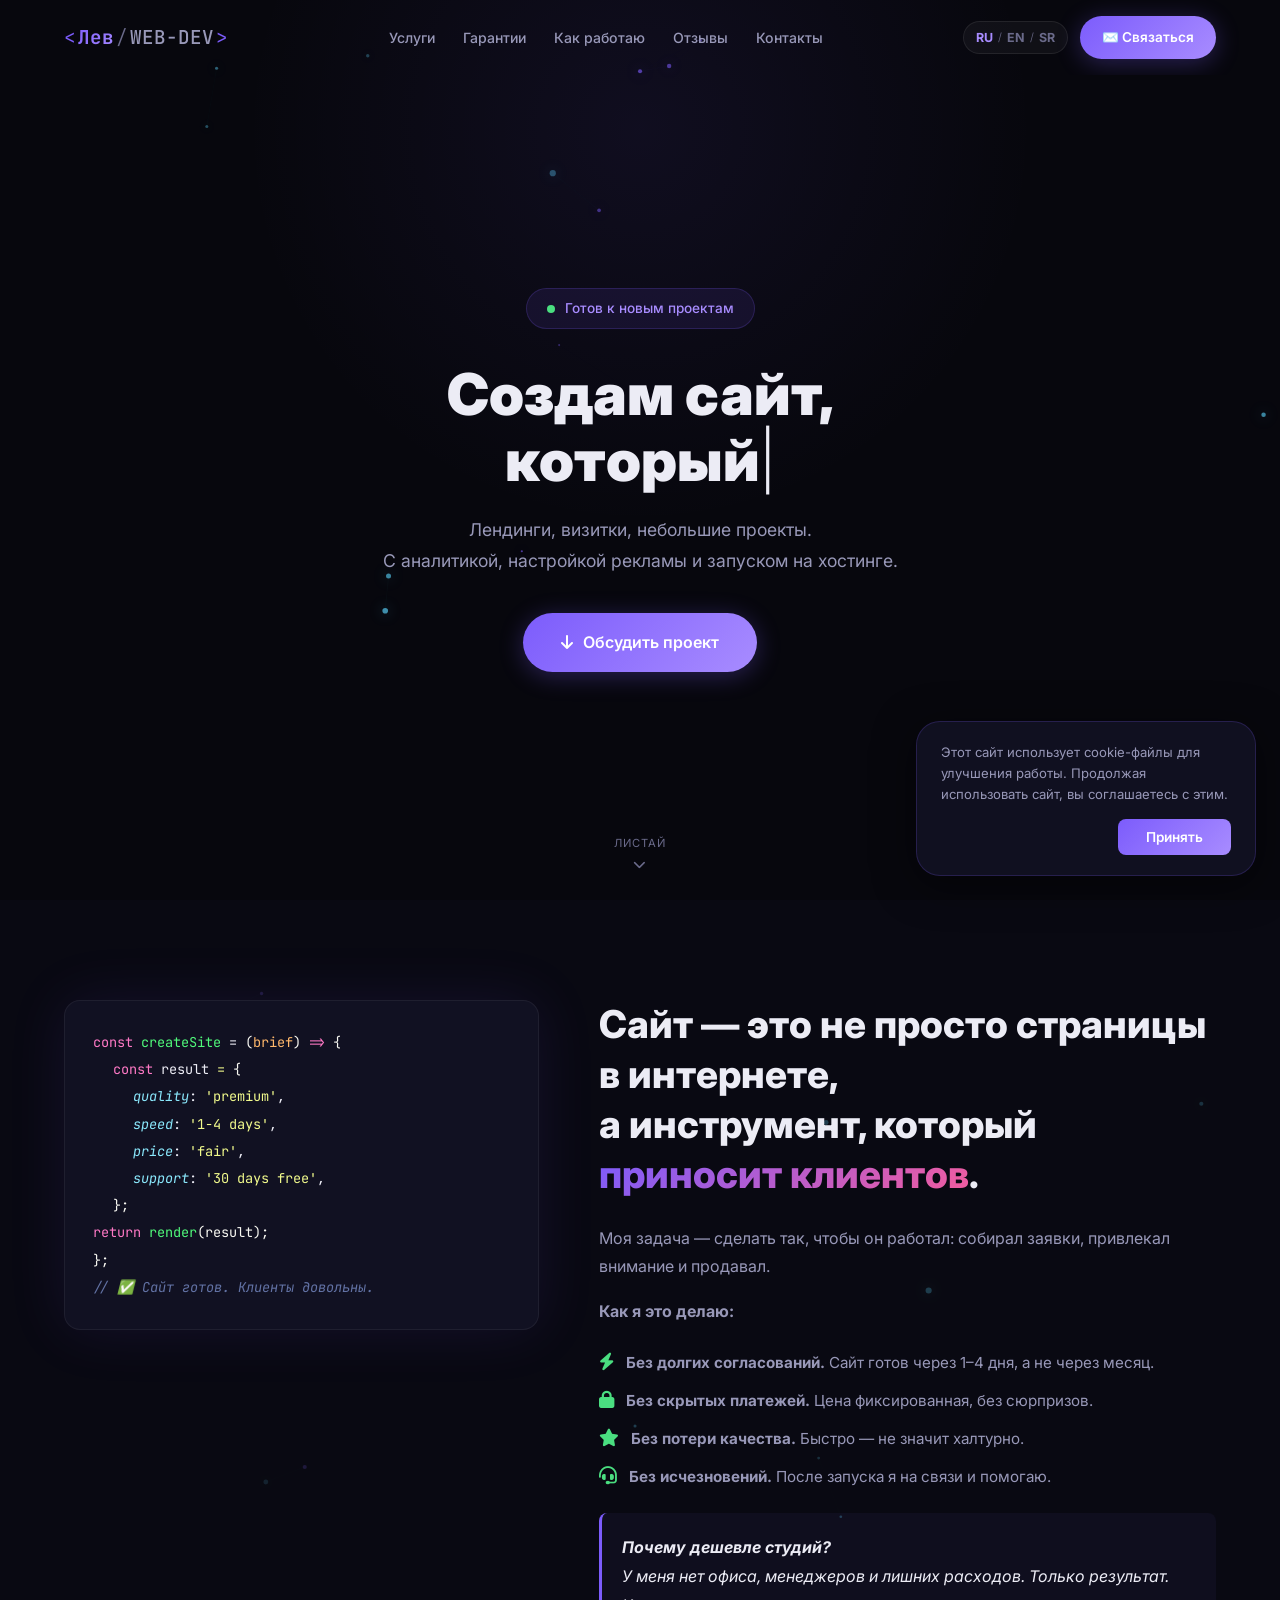
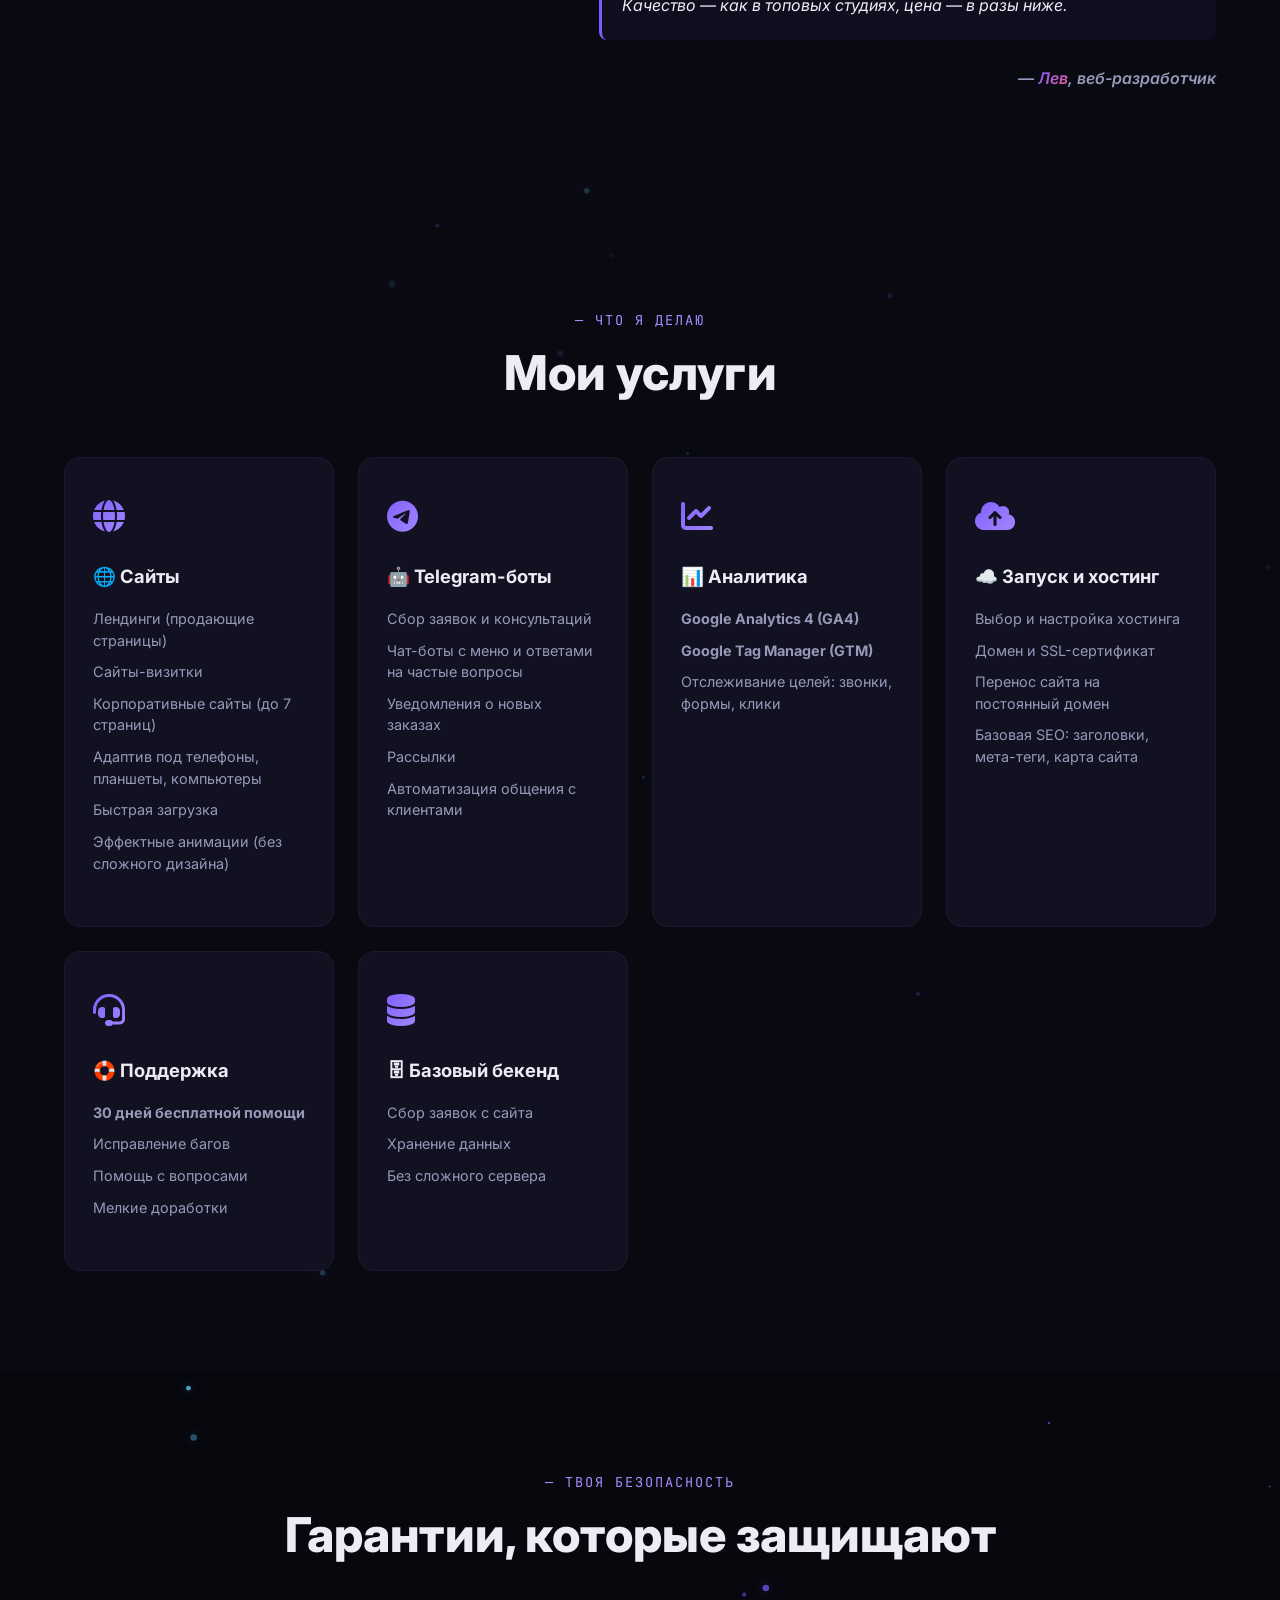
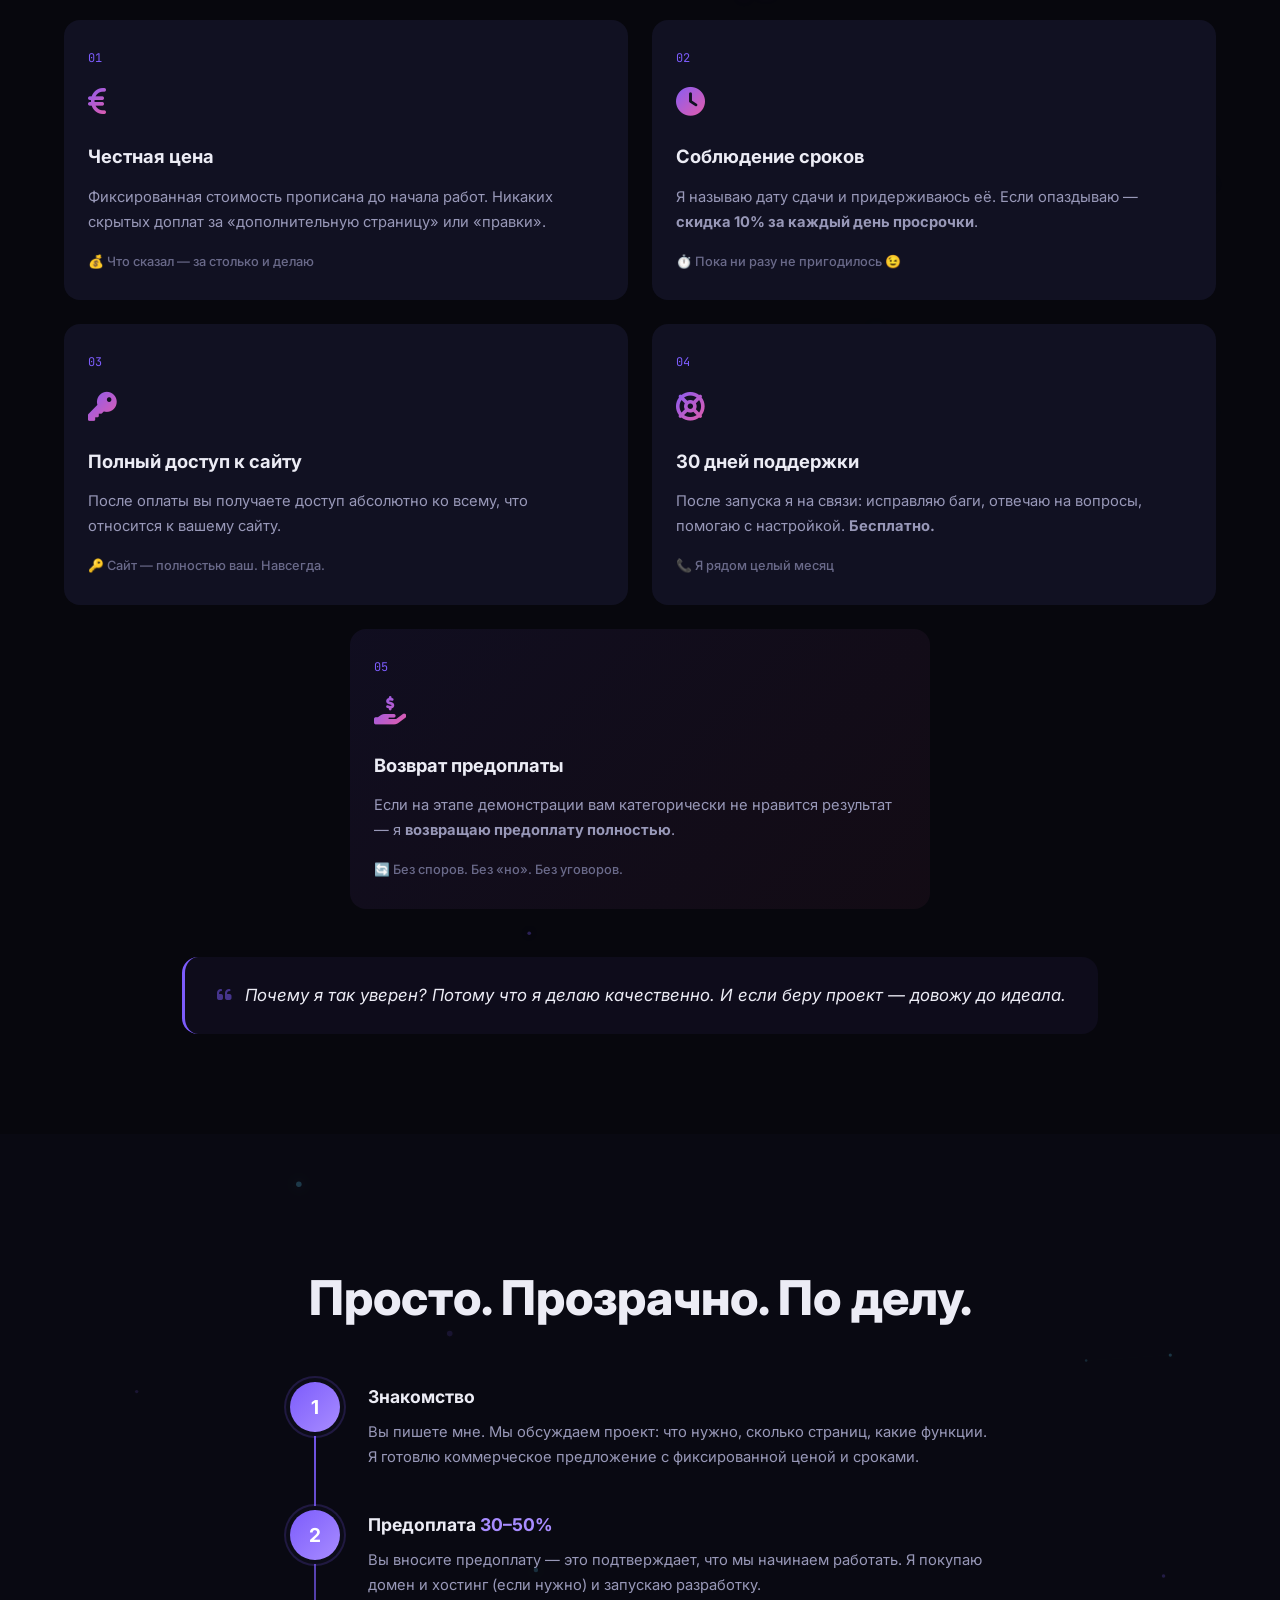
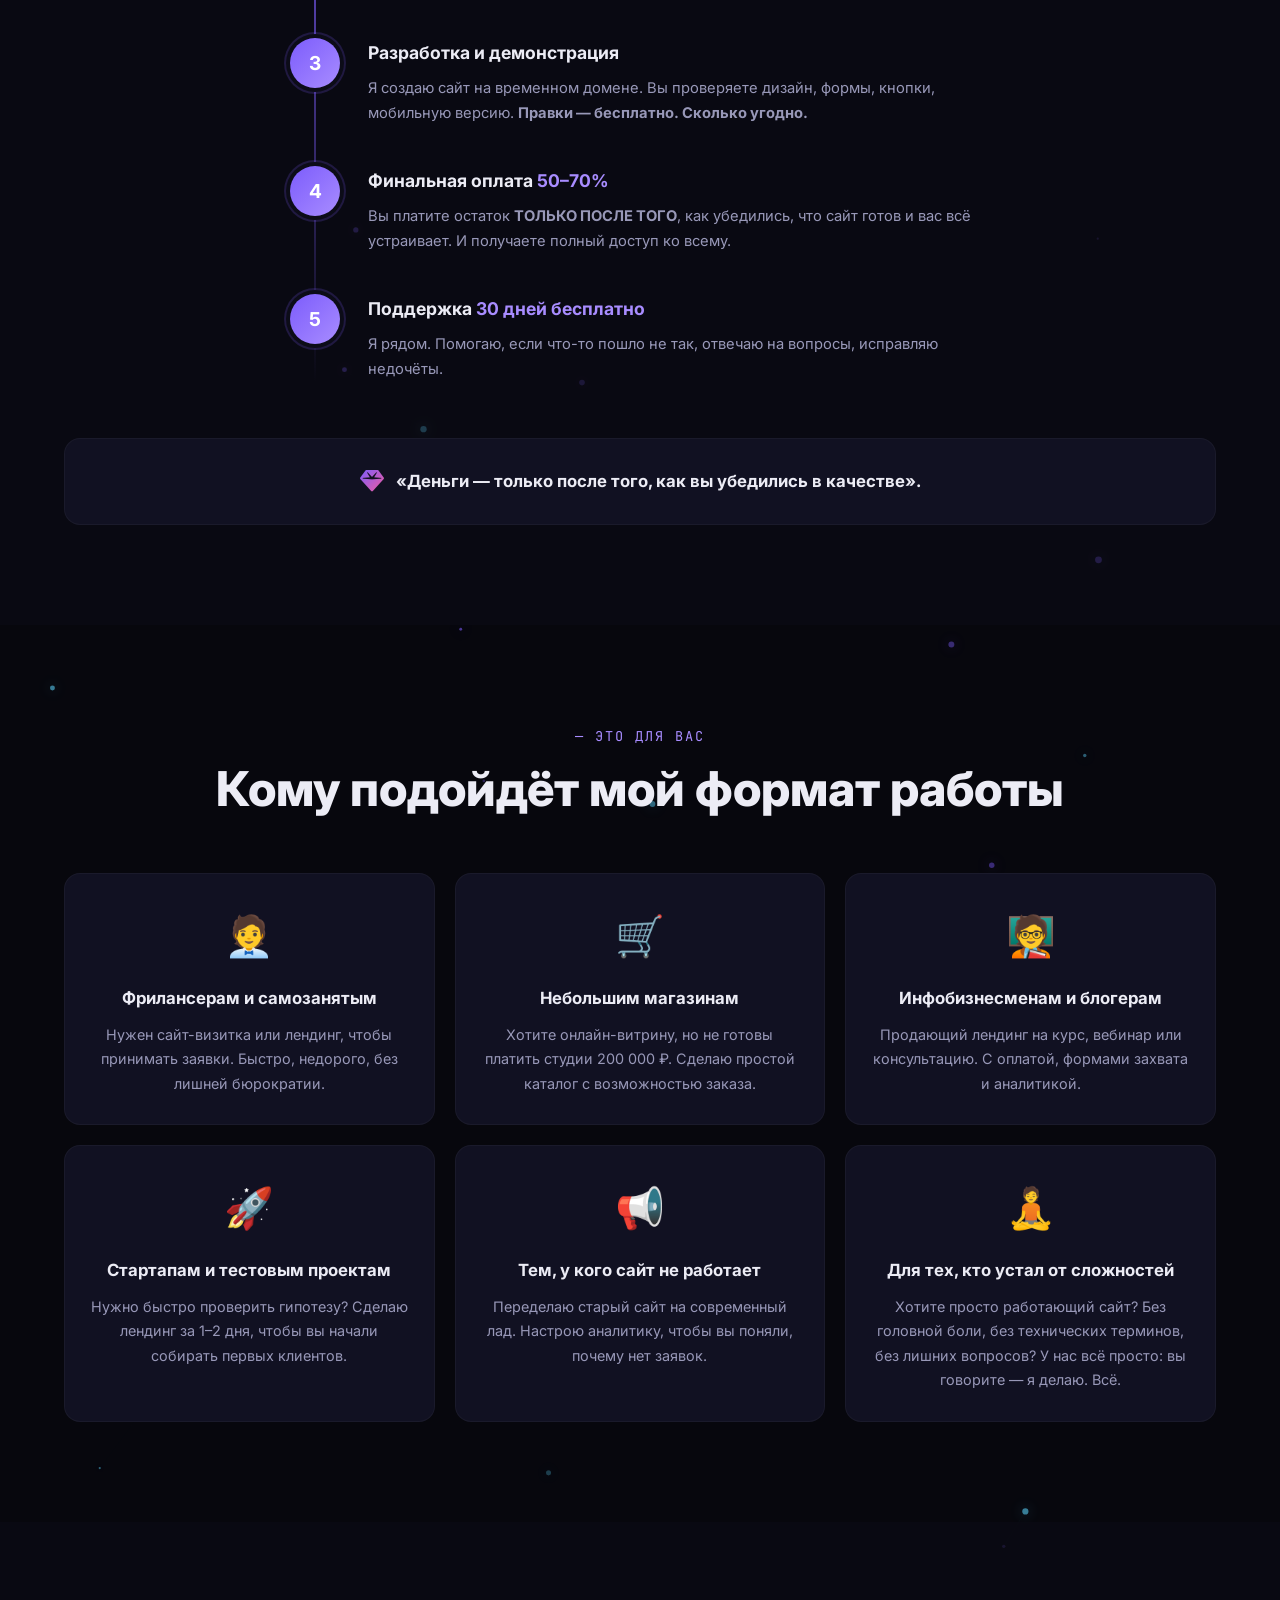
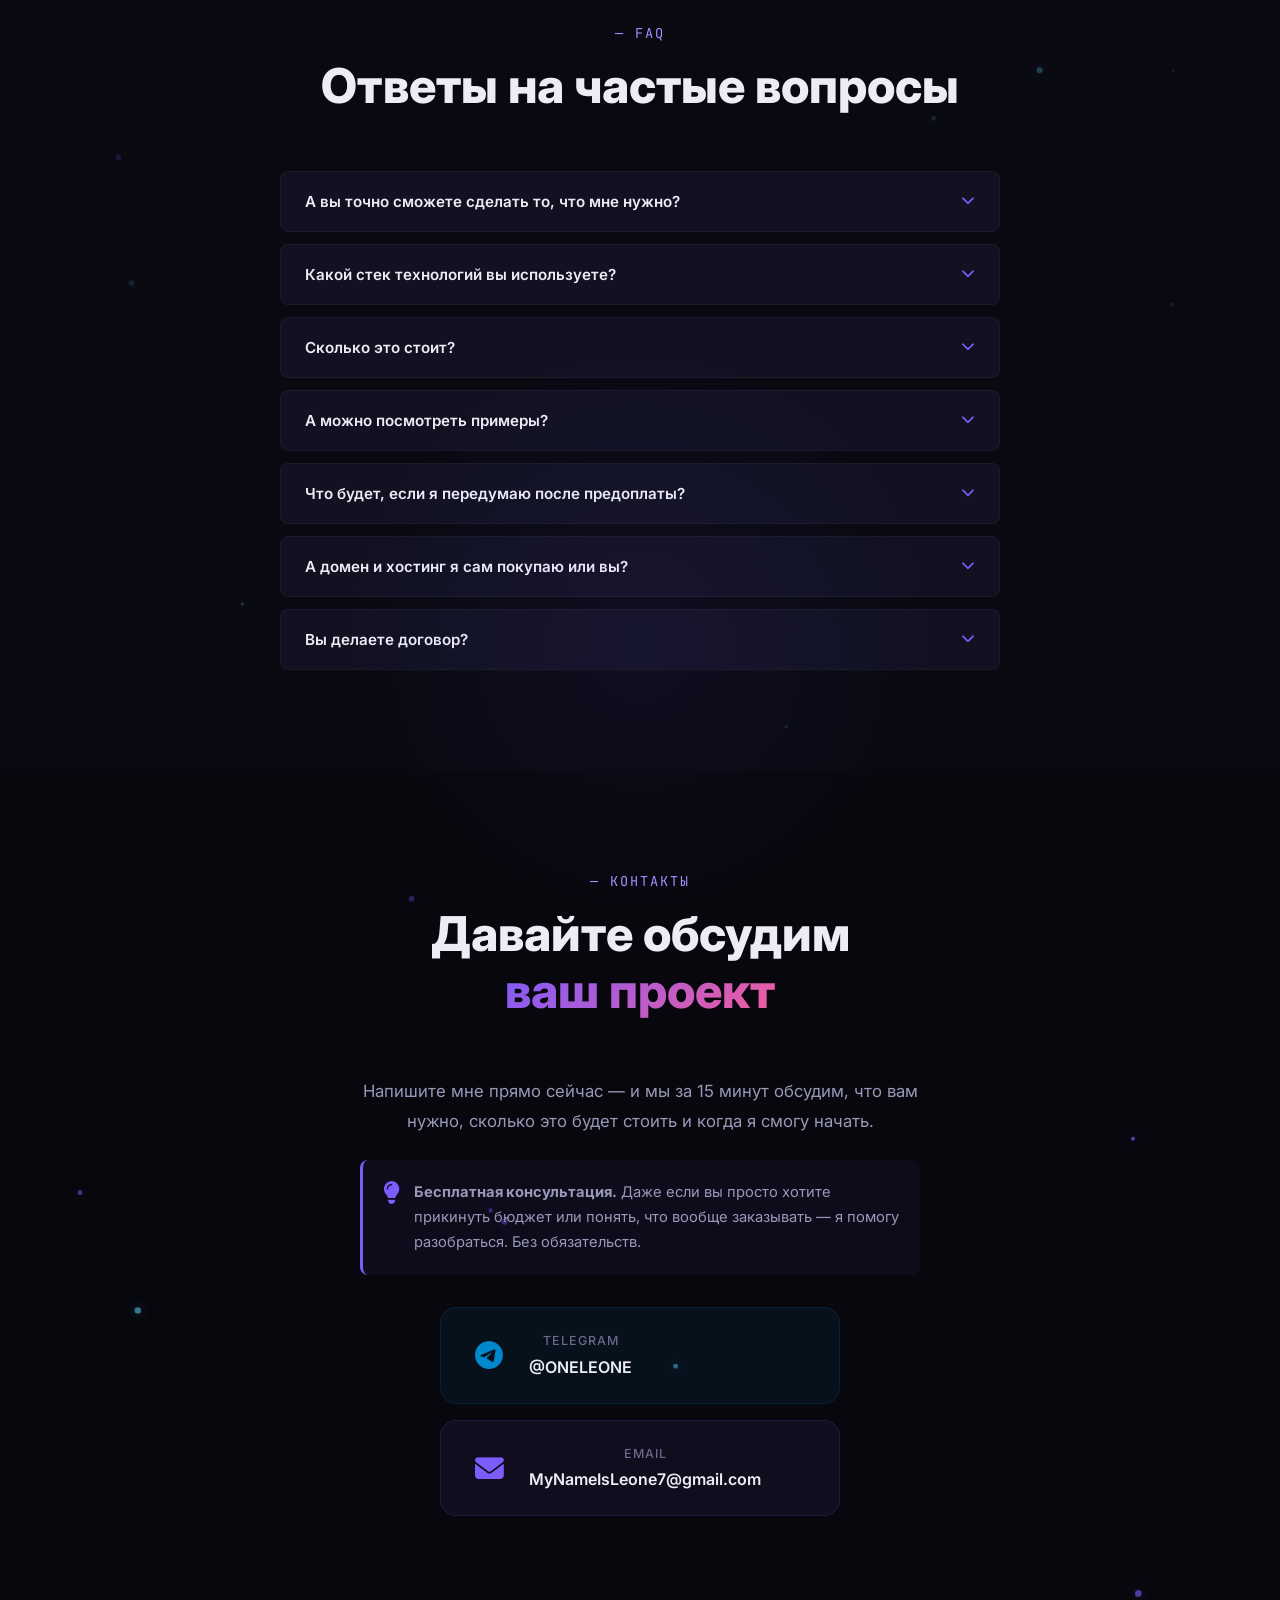
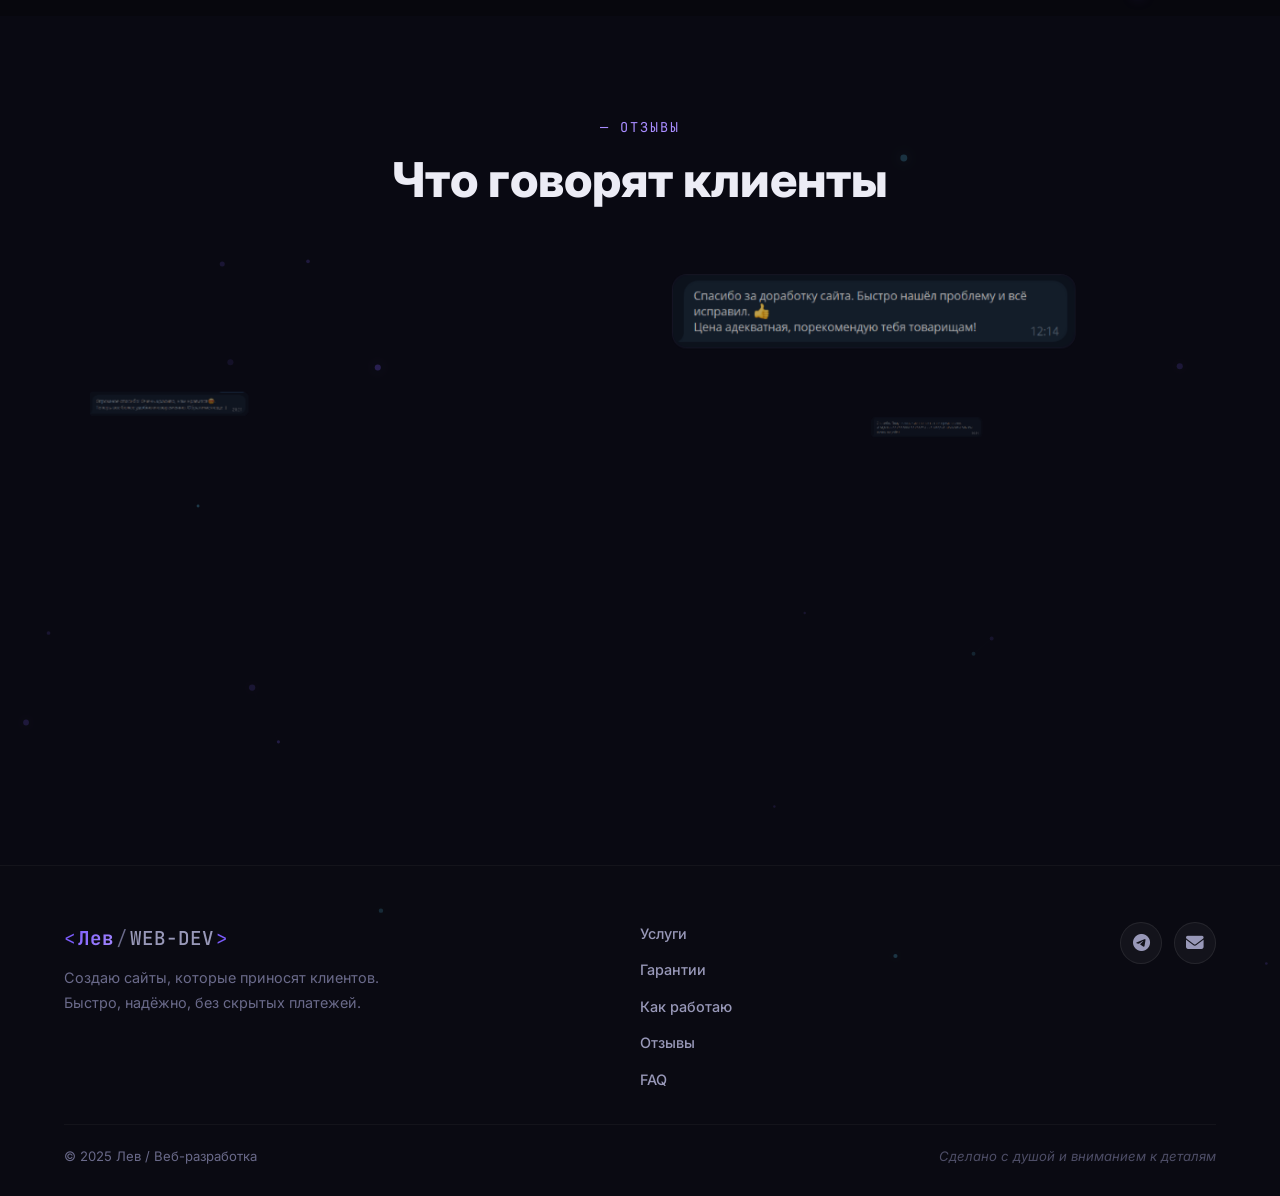
<file: index.html>
﻿<!DOCTYPE html>
<html lang="ru">
<head>
    <!-- Google Tag Manager -->
    <script>(function(w,d,s,l,i){w[l]=w[l]||[];w[l].push({'gtm.start':
    new Date().getTime(),event:'gtm.js'});var f=d.getElementsByTagName(s)[0],
    j=d.createElement(s),dl=l!='dataLayer'?'&l='+l:'';j.async=true;j.src=
    'https://www.googletagmanager.com/gtm.js?id='+i+dl;f.parentNode.insertBefore(j,f);
    })(window,document,'script','dataLayer','GTM-TDPS82MZ');</script>
    <!-- End Google Tag Manager -->
    <meta charset="UTF-8" />
    <meta name="viewport" content="width=device-width, initial-scale=1.0" />
    <title>Лев | Веб-разработчик — Сайты, которые приносят клиентов</title>
    <link rel="stylesheet" href="styles.css" />
    <link rel="preconnect" href="https://fonts.googleapis.com" />
    <link href="https://fonts.googleapis.com/css2?family=Inter:wght@300;400;500;600;700;800;900&family=JetBrains+Mono:wght@400;500;700&display=swap" rel="stylesheet" />
    <link rel="stylesheet" href="https://cdnjs.cloudflare.com/ajax/libs/font-awesome/6.5.0/css/all.min.css" />

    <!-- Google tag (gtag.js) -->
    <script async src="https://www.googletagmanager.com/gtag/js?id=G-P8C78F0GKL"></script>
    <script>
      window.dataLayer = window.dataLayer || [];
      function gtag(){dataLayer.push(arguments);}
      gtag('js', new Date());
      gtag('config', 'G-P8C78F0GKL');
    </script>
</head>
<body>
    <!-- Google Tag Manager (noscript) -->
    <noscript><iframe src="https://www.googletagmanager.com/ns.html?id=GTM-TDPS82MZ"
    height="0" width="0" style="display:none;visibility:hidden"></iframe></noscript>
    <!-- End Google Tag Manager (noscript) -->

    <!-- ════════════════ PARTICLES ════════════════ -->
    <canvas id="particles-canvas"></canvas>

    <!-- ════════════════ HEADER ════════════════ -->
    <header class="header" id="header">
        <div class="container header-container">
            <a href="#" class="logo">
                <span class="logo-bracket"><</span>
                <span class="logo-name">Лев</span>
                <span class="logo-divider"> / </span>
                <span class="logo-mono">WEB-DEV</span>
                <span class="logo-bracket">></span>
            </a>
            <nav class="nav" id="nav">
                <ul class="nav-list">
                    <li><a href="#services" class="nav-link" data-lang="navServices">Услуги</a></li>
                    <li><a href="#guarantees" class="nav-link" data-lang="navGuarantees">Гарантии</a></li>
                    <li><a href="#process" class="nav-link" data-lang="navProcess">Как работаю</a></li>
                    <li><a href="#testimonials" class="nav-link">Отзывы</a></li>
                    <li><a href="#contact" class="nav-link" data-lang="navContact">Контакты</a></li>
                </ul>
            </nav>
            <div class="header-actions">
                <div class="lang-switch">
                        <a href="index.html" class="lang-link active">RU</a>
                        <span class="lang-sep">/</span>
                        <a href="en/" class="lang-link">EN</a>
                        <span class="lang-sep">/</span>
                        <a href="sr/" class="lang-link">SR</a>
                    </div>
                <a href="#contact" class="btn btn--small btn--primary header-cta">
                    ✉️ Связаться
                </a>
            </div>
            <button class="burger" id="burger" aria-label="Меню">
                <span></span><span></span><span></span>
            </button>
        </div>
    </header>

    <!-- ════════════════ HERO ════════════════ -->
    <section class="hero" id="hero">
        <div class="hero-glow"></div>
        <div class="container hero-content">
            <div class="hero-badge pulse-badge">
                <span class="badge-dot"></span>
                <span data-lang="heroBadge">Готов к новым проектам</span>
            </div>
            <h1 class="hero-title" id="heroTitle">
                <span class="hero-typing" id="heroTyping"></span><span class="hero-cursor">|</span>
            </h1>
            <p class="hero-subtitle" data-lang="heroSubtitle">
                Лендинги, визитки, небольшие проекты.<br />
                С аналитикой, настройкой рекламы и запуском на хостинге.
            </p>
            <div class="hero-actions">
                <a href="#contact" class="btn btn--large btn--primary btn--arrow">
                    <i class="fas fa-arrow-down"></i> <span data-lang="heroBtn">Обсудить проект</span>
                </a>
            </div>
        </div>
        <div class="scroll-hint">
            <span>Листай</span>
            <i class="fas fa-chevron-down"></i>
        </div>
    </section>

    <!-- ════════════════ ABOUT ════════════════ -->
    <section class="section about" id="about">
        <div class="container">
            <div class="about-grid">
                <div class="about-visual reveal">
                    <div class="about-code-block">
                        <div class="code-line"><span class="code-keyword">const</span> <span class="code-func">createSite</span> = <span class="code-punct">(</span><span class="code-param">brief</span><span class="code-punct">)</span> <span class="code-keyword">=></span> <span class="code-punct">{</span></div>
                        <div class="code-line code-indent-1"><span class="code-keyword">const</span> result <span class="code-op">=</span> <span class="code-punct">{</span></div>
                        <div class="code-line code-indent-2"><span class="code-key">quality</span>: <span class="code-string">'premium'</span>,</div>
                        <div class="code-line code-indent-2"><span class="code-key">speed</span>: <span class="code-string">'1-4 days'</span>,</div>
                        <div class="code-line code-indent-2"><span class="code-key">price</span>: <span class="code-string">'fair'</span>,</div>
                        <div class="code-line code-indent-2"><span class="code-key">support</span>: <span class="code-string">'30 days free'</span>,</div>
                        <div class="code-line code-indent-1"><span class="code-punct">};</span></div>
                        <div class="code-line"><span class="code-keyword">return</span> <span class="code-function">render</span><span class="code-punct">(result);</span></div>
                        <div class="code-line"><span class="code-punct">};</span></div>
                        <div class="code-line code-comment"><span class="code-slash">//</span> ✅ Сайт готов. Клиенты довольны.</div>
                    </div>
                </div>
                <div class="about-text reveal">
                    <h2 class="section-title-left" data-lang="aboutTitle">
                        Сайт — это не просто страницы в интернете,<br />
                        а инструмент, который <span class="gradient-text">приносит клиентов</span>.
                    </h2>
                    <p data-lang="aboutText1">
                        Моя задача — сделать так, чтобы он работал: собирал заявки, привлекал внимание и продавал.
                    </p>
                    <p><strong data-lang="aboutHow">Как я это делаю:</strong></p>

                    <div class="about-values">
                        <div class="value-item">
                            <span class="value-icon"><i class="fas fa-bolt"></i></span>
                            <span data-lang="aboutVal1"><strong>Без долгих согласований.</strong> Сайт готов через 1–4 дня, а не через месяц.</span>
                        </div>
                        <div class="value-item">
                            <span class="value-icon"><i class="fas fa-lock"></i></span>
                            <span data-lang="aboutVal2"><strong>Без скрытых платежей.</strong> Цена фиксированная, без сюрпризов.</span>
                        </div>
                        <div class="value-item">
                            <span class="value-icon"><i class="fas fa-star"></i></span>
                            <span data-lang="aboutVal3"><strong>Без потери качества.</strong> Быстро — не значит халтурно.</span>
                        </div>
                        <div class="value-item">
                            <span class="value-icon"><i class="fas fa-headset"></i></span>
                            <span data-lang="aboutVal4"><strong>Без исчезновений.</strong> После запуска я на связи и помогаю.</span>
                        </div>
                    </div>

                    <div class="about-story">
                        <p data-lang="aboutStory">
                            <strong>Почему дешевле студий?</strong><br />
                            У меня нет офиса, менеджеров и лишних расходов. Только результат.
                            Качество — как в топовых студиях, цена — в разы ниже.
                        </p>
                    </div>
                    <p class="about-signature" data-lang="aboutSignature">— <span class="gradient-text">Лев</span>, веб-разработчик</p>
                </div>
            </div>
        </div>
    </section>

    <!-- ════════════════ SERVICES ════════════════ -->
    <section class="section services" id="services">
        <div class="container">
            <div class="section-label reveal" data-lang="servicesLabel">— Что я делаю</div>
            <h2 class="section-title reveal" data-lang="servicesTitle">Мои услуги</h2>

            <div class="services-grid">
                <!-- 🌐 Сайты -->
                <div class="service-card reveal reveal-1">
                    <div class="service-icon"><i class="fas fa-globe"></i></div>
                    <h3 class="service-title" data-lang="servTitle1">🌐 Сайты</h3>
                    <ul class="service-list">
                        <li>Лендинги (продающие страницы)</li>
                        <li>Сайты-визитки</li>
                        <li>Корпоративные сайты (до 7 страниц)</li>
                        <li>Адаптив под телефоны, планшеты, компьютеры</li>
                        <li>Быстрая загрузка</li>
                        <li>Эффектные анимации (без сложного дизайна)</li>
                    </ul>
                </div>

                <!-- 🤖 Telegram-боты -->
                <div class="service-card reveal reveal-2">
                    <div class="service-icon"><i class="fab fa-telegram-plane"></i></div>
                    <h3 class="service-title" data-lang="servTitle2">🤖 Telegram-боты</h3>
                    <ul class="service-list">
                        <li>Сбор заявок и консультаций</li>
                        <li>Чат-боты с меню и ответами на частые вопросы</li>
                        <li>Уведомления о новых заказах</li>
                        <li>Рассылки</li>
                        <li>Автоматизация общения с клиентами</li>
                    </ul>
                </div>

                <!-- 📊 Аналитика -->
                <div class="service-card reveal reveal-3">
                    <div class="service-icon"><i class="fas fa-chart-line"></i></div>
                    <h3 class="service-title" data-lang="servTitle3">📊 Аналитика</h3>
                    <ul class="service-list">
                        <li><strong>Google Analytics 4 (GA4)</strong></li>
                        <li><strong>Google Tag Manager (GTM)</strong></li>
                        <li>Отслеживание целей: звонки, формы, клики</li>
                    </ul>
                </div>

                <!-- ☁️ Запуск и хостинг -->
                <div class="service-card reveal reveal-4">
                    <div class="service-icon"><i class="fas fa-cloud-upload-alt"></i></div>
                    <h3 class="service-title" data-lang="servTitle4">☁️ Запуск и хостинг</h3>
                    <ul class="service-list">
                        <li>Выбор и настройка хостинга</li>
                        <li>Домен и SSL-сертификат</li>
                        <li>Перенос сайта на постоянный домен</li>
                        <li>Базовая SEO: заголовки, мета-теги, карта сайта</li>
                    </ul>
                </div>

                <!-- 🛟 Поддержка -->
                <div class="service-card reveal reveal-5">
                    <div class="service-icon"><i class="fas fa-headset"></i></div>
                    <h3 class="service-title" data-lang="servTitle5">🛟 Поддержка</h3>
                    <ul class="service-list">
                        <li><strong>30 дней бесплатной помощи</strong></li>
                        <li>Исправление багов</li>
                        <li>Помощь с вопросами</li>
                        <li>Мелкие доработки</li>
                    </ul>
                </div>

                <!-- 🗄 Бекенд -->
                <div class="service-card reveal reveal-6">
                    <div class="service-icon"><i class="fas fa-database"></i></div>
                    <h3 class="service-title" data-lang="servTitle6">🗄 Базовый бекенд</h3>
                    <ul class="service-list">
                        <li>Сбор заявок с сайта</li>
                        <li>Хранение данных</li>
                        <li>Без сложного сервера</li>
                    </ul>
                </div>
            </div>
        </div>
    </section>

    <!-- ════════════════ GUARANTEES ════════════════ -->
    <section class="section guarantees" id="guarantees">
        <div class="container">
            <div class="section-label reveal" data-lang="guaranteesLabel">— Твоя безопасность</div>
            <h2 class="section-title reveal" data-lang="guaranteesTitle">
                Гарантии, которые защищают
            </h2>

            <div class="guarantees-grid">
                <div class="guarantee-card reveal reveal-1">
                    <div class="guarantee-badge">01</div>
                    <div class="guarantee-icon"><i class="fas fa-euro-sign"></i></div>
                    <h4>Честная цена</h4>
                    <p>Фиксированная стоимость прописана до начала работ. Никаких скрытых доплат за «дополнительную страницу» или «правки».</p>
                    <div class="guarantee-tag">💰 Что сказал — за столько и делаю</div>
                </div>

                <div class="guarantee-card reveal reveal-2">
                    <div class="guarantee-badge">02</div>
                    <div class="guarantee-icon"><i class="fas fa-clock"></i></div>
                    <h4>Соблюдение сроков</h4>
                    <p>Я называю дату сдачи и придерживаюсь её. Если опаздываю — <strong>скидка 10% за каждый день просрочки</strong>.</p>
                    <div class="guarantee-tag">⏱️ Пока ни разу не пригодилось 😉</div>
                </div>

                <div class="guarantee-card reveal reveal-3">
                    <div class="guarantee-badge">03</div>
                    <div class="guarantee-icon"><i class="fas fa-key"></i></div>
                    <h4>Полный доступ к сайту</h4>
                    <p>После оплаты вы получаете доступ абсолютно ко всему, что относится к вашему сайту.</p>
                    <div class="guarantee-tag">🔑 Сайт — полностью ваш. Навсегда.</div>
                </div>

                <div class="guarantee-card reveal reveal-4">
                    <div class="guarantee-badge">04</div>
                    <div class="guarantee-icon"><i class="fas fa-life-ring"></i></div>
                    <h4>30 дней поддержки</h4>
                    <p>После запуска я на связи: исправляю баги, отвечаю на вопросы, помогаю с настройкой. <strong>Бесплатно.</strong></p>
                    <div class="guarantee-tag">📞 Я рядом целый месяц</div>
                </div>

                <div class="guarantee-card guarantee-card--special reveal reveal-5">
                    <div class="guarantee-badge">05</div>
                    <div class="guarantee-icon"><i class="fas fa-hand-holding-usd"></i></div>
                    <h4>Возврат предоплаты</h4>
                    <p>Если на этапе демонстрации вам категорически не нравится результат — я <strong>возвращаю предоплату полностью</strong>.</p>
                    <div class="guarantee-tag">🔄 Без споров. Без «но». Без уговоров.</div>
                </div>
            </div>

            <div class="guarantee-cta reveal">
                <div class="guarantee-quote">
                    <i class="fas fa-quote-left"></i>
                    Почему я так уверен? Потому что я делаю качественно. И если беру проект — довожу до идеала.
                </div>
            </div>
        </div>
    </section>

    <!-- ════════════════ PROCESS ════════════════ -->
    <section class="section process" id="process">
        <div class="container">
            <div class="section-label reveal" data-lang="processLabel">— Как мы работаем</div>
            <h2 class="section-title reveal" data-lang="processTitle">
                Просто. Прозрачно. По делу.
            </h2>

            <div class="process-timeline">
                <div class="process-step reveal">
                    <div class="step-number">1</div>
                    <div class="step-content">
                        <h4>Знакомство</h4>
                        <p>Вы пишете мне. Мы обсуждаем проект: что нужно, сколько страниц, какие функции. Я готовлю коммерческое предложение с фиксированной ценой и сроками.</p>
                    </div>
                </div>
                <div class="process-step reveal">
                    <div class="step-number">2</div>
                    <div class="step-content">
                        <h4>Предоплата <span class="step-highlight">30–50%</span></h4>
                        <p>Вы вносите предоплату — это подтверждает, что мы начинаем работать. Я покупаю домен и хостинг (если нужно) и запускаю разработку.</p>
                    </div>
                </div>
                <div class="process-step reveal">
                    <div class="step-number">3</div>
                    <div class="step-content">
                        <h4>Разработка и демонстрация</h4>
                        <p>Я создаю сайт на временном домене. Вы проверяете дизайн, формы, кнопки, мобильную версию. <strong>Правки — бесплатно. Сколько угодно.</strong></p>
                    </div>
                </div>
                <div class="process-step reveal">
                    <div class="step-number">4</div>
                    <div class="step-content">
                        <h4>Финальная оплата <span class="step-highlight">50–70%</span></h4>
                        <p>Вы платите остаток <strong>ТОЛЬКО ПОСЛЕ ТОГО</strong>, как убедились, что сайт готов и вас всё устраивает. И получаете полный доступ ко всему.</p>
                    </div>
                </div>
                <div class="process-step reveal">
                    <div class="step-number">5</div>
                    <div class="step-content">
                        <h4>Поддержка <span class="step-highlight">30 дней бесплатно</span></h4>
                        <p>Я рядом. Помогаю, если что-то пошло не так, отвечаю на вопросы, исправляю недочёты.</p>
                    </div>
                </div>
            </div>

            <div class="process-rule reveal">
                <i class="fas fa-gem"></i>
                <p><strong>«Деньги — только после того, как вы убедились в качестве».</strong></p>
            </div>
        </div>
    </section>

    <!-- ════════════════ TARGET AUDIENCE ════════════════ -->
    <section class="section audience" id="audience">
        <div class="container">
            <div class="section-label reveal" data-lang="audienceLabel">— Это для вас</div>
            <h2 class="section-title reveal" data-lang="audienceTitle">Кому подойдёт мой формат работы</h2>

            <div class="audience-grid">
                <div class="audience-card reveal reveal-1">
                    <div class="audience-emoji">🧑‍💼</div>
                    <h4>Фрилансерам и самозанятым</h4>
                    <p>Нужен сайт-визитка или лендинг, чтобы принимать заявки. Быстро, недорого, без лишней бюрократии.</p>
                </div>
                <div class="audience-card reveal reveal-2">
                    <div class="audience-emoji">🛒</div>
                    <h4>Небольшим магазинам</h4>
                    <p>Хотите онлайн-витрину, но не готовы платить студии 200 000 ₽. Сделаю простой каталог с возможностью заказа.</p>
                </div>
                <div class="audience-card reveal reveal-3">
                    <div class="audience-emoji">🧑‍🏫</div>
                    <h4>Инфобизнесменам и блогерам</h4>
                    <p>Продающий лендинг на курс, вебинар или консультацию. С оплатой, формами захвата и аналитикой.</p>
                </div>
                <div class="audience-card reveal reveal-4">
                    <div class="audience-emoji">🚀</div>
                    <h4>Стартапам и тестовым проектам</h4>
                    <p>Нужно быстро проверить гипотезу? Сделаю лендинг за 1–2 дня, чтобы вы начали собирать первых клиентов.</p>
                </div>
                <div class="audience-card reveal reveal-5">
                    <div class="audience-emoji">📢</div>
                    <h4>Тем, у кого сайт не работает</h4>
                    <p>Переделаю старый сайт на современный лад. Настрою аналитику, чтобы вы поняли, почему нет заявок.</p>
                </div>
                <div class="audience-card reveal reveal-6">
                    <div class="audience-emoji">🧘</div>
                    <h4>Для тех, кто устал от сложностей</h4>
                    <p>Хотите просто работающий сайт? Без головной боли, без технических терминов, без лишних вопросов? У нас всё просто: вы говорите — я делаю. Всё.</p>
                </div>
            </div>
        </div>
    </section>

    <!-- ════════════════ FAQ ════════════════ -->
    <section class="section faq" id="faq">
        <div class="container">
            <div class="section-label reveal" data-lang="faqLabel">— FAQ</div>
            <h2 class="section-title reveal" data-lang="faqTitle">Ответы на частые вопросы</h2>

            <div class="faq-list reveal">
                <div class="faq-item">
                    <button class="faq-question">
                        <span>А вы точно сможете сделать то, что мне нужно?</span>
                        <i class="fas fa-chevron-down"></i>
                    </button>
                    <div class="faq-answer">
                        <p>Давайте обсудим. Если я понимаю, как это сделать — берусь и делаю качественно. Если нет — скажу честно, чтобы не тратить ваше время.</p>
                    </div>
                </div>
                <div class="faq-item">
                    <button class="faq-question">
                        <span>Какой стек технологий вы используете?</span>
                        <i class="fas fa-chevron-down"></i>
                    </button>
                    <div class="faq-answer">
                        <p><strong>Вайбкодинг</strong> — это когда я сочетаю ручную разработку с ИИ-инструментами, чтобы делать сайты в 3–5 раз быстрее обычного. Но для вас главное — не как я делаю, а какой результат вы получаете 😉</p>
                    </div>
                </div>
                <div class="faq-item">
                    <button class="faq-question">
                        <span>Сколько это стоит?</span>
                        <i class="fas fa-chevron-down"></i>
                    </button>
                    <div class="faq-answer">
                        <p>Всё зависит от сложности. Примерные цены:</p>
                        <ul class="faq-prices">
                            <li><span class="faq-price-label">Лендинг на 1 страницу</span> <span class="faq-price-value">от 299 €</span></li>
                            <li><span class="faq-price-label">Сайт-визитка (до 7 стр.)</span> <span class="faq-price-value">от 999 €</span></li>
                            <li><span class="faq-price-label">С аналитикой + GTM + хостинг</span> <span class="faq-price-value">120 €</span></li>
                            <li><span class="faq-price-label">Доработки сайта</span> <span class="faq-price-value">от 15 €</span></li>
                        </ul>
                        <p>Точную цену скажу после обсуждения задачи.</p>
                    </div>
                </div>
                <div class="faq-item">
                    <button class="faq-question">
                        <span>А можно посмотреть примеры?</span>
                        <i class="fas fa-chevron-down"></i>
                    </button>
                    <div class="faq-answer">
                        <p>Да, я высылаю примеры в личном общении. Напишите мне — и я покажу, что умею.</p>
                    </div>
                </div>
                <div class="faq-item">
                    <button class="faq-question">
                        <span>Что будет, если я передумаю после предоплаты?</span>
                        <i class="fas fa-chevron-down"></i>
                    </button>
                    <div class="faq-answer">
                        <p>Если я уже начал работу и мы не можем найти общее решение — я <strong>возвращаю предоплату</strong>. Без обид, без споров. Это моя гарантия.</p>
                    </div>
                </div>
                <div class="faq-item">
                    <button class="faq-question">
                        <span>А домен и хостинг я сам покупаю или вы?</span>
                        <i class="fas fa-chevron-down"></i>
                    </button>
                    <div class="faq-answer">
                        <p>Могу и так, и так. Если хотите — я куплю, настрою и покажу, как оплачивать дальше. Если хотите сами — помогу выбрать и всё подключу.</p>
                    </div>
                </div>
                <div class="faq-item">
                    <button class="faq-question">
                        <span>Вы делаете договор?</span>
                        <i class="fas fa-chevron-down"></i>
                    </button>
                    <div class="faq-answer">
                        <p>Да. По желанию — официальный договор (самозанятым или ИП) или просто письменное соглашение в мессенджере. Как вам удобнее.</p>
                    </div>
                </div>
            </div>
        </div>
    </section>

    <!-- ════════════════ CONTACT ════════════════ -->
    <section class="section contact" id="contact">
        <div class="container">
            <div class="section-label reveal" data-lang="contactLabel">— Контакты</div>
            <h2 class="section-title reveal" data-lang="contactTitle">
                Давайте обсудим<br />
                <span class="gradient-text">ваш проект</span>
            </h2>

            <div class="contact-wrapper reveal">
                <p class="contact-text">
                    Напишите мне прямо сейчас — и мы за 15 минут обсудим, что вам нужно,
                    сколько это будет стоить и когда я смогу начать.
                </p>
                <div class="contact-highlight">
                    <i class="fas fa-lightbulb"></i>
                    <p><strong>Бесплатная консультация.</strong> Даже если вы просто хотите прикинуть бюджет или понять, что вообще заказывать — я помогу разобраться. Без обязательств.</p>
                </div>
                <div class="contact-links">
                    <a href="https://t.me/ONELEONE" target="_blank" class="contact-link-btn telegram">
                        <i class="fab fa-telegram-plane"></i>
                        <span>
                            <span class="contact-link-label">Telegram</span>
                            <span class="contact-link-value">@ONELEONE</span>
                        </span>
                    </a>
                    <a href="mailto:MyNameIsLeone7@gmail.com" class="contact-link-btn email">
                        <i class="fas fa-envelope"></i>
                        <span>
                            <span class="contact-link-label">Email</span>
                            <span class="contact-link-value">MyNameIsLeone7@gmail.com</span>
                        </span>
                    </a>
                </div>
            </div>
        </div>
    </section>

    <!-- ════════════════ TESTIMONIALS ════════════════ -->
    <section class="section testimonials" id="testimonials">
        <div class="container">
            <div class="section-label reveal">— Отзывы</div>
            <h2 class="section-title reveal">Что говорят клиенты</h2>

            <div class="carousel-3d-wrap">
                <div class="carousel-3d" id="carousel3d">
                    <div class="testimonial-card carousel-card" data-id="review-1">
                        <img src="Screens/Screenshot_1.png" alt="Отзыв 1" class="testimonial-screenshot" />
                    </div>

                    <div class="testimonial-card carousel-card" data-id="review-2">
                        <img src="Screens/Screenshot_2.png" alt="Отзыв 2" class="testimonial-screenshot" />
                    </div>

                    <div class="testimonial-card carousel-card" data-id="review-3">
                        <img src="Screens/Screenshot_3.png" alt="Отзыв 3" class="testimonial-screenshot" />
                    </div>
                </div>
            </div>
        </div>
    </section>

    <!-- ════════════════ FOOTER ════════════════ -->
    <footer class="footer" id="footer">
        <div class="container">
            <div class="footer-main">
                <div class="footer-brand">
                    <a href="#" class="logo">
                        <span class="logo-bracket"><</span>
                        <span class="logo-name">Лев</span>
                        <span class="logo-divider"> / </span>
                        <span class="logo-mono">WEB-DEV</span>
                        <span class="logo-bracket">></span>
                    </a>
                    <p class="footer-desc">Создаю сайты, которые приносят клиентов. Быстро, надёжно, без скрытых платежей.</p>
                </div>
                <div class="footer-links">
                    <a href="#services">Услуги</a>
                    <a href="#guarantees">Гарантии</a>
                    <a href="#process">Как работаю</a>
                    <a href="#testimonials">Отзывы</a>
                    <a href="#faq">FAQ</a>
                </div>
                <div class="footer-social">
                    <a href="https://t.me/ONELEONE" target="_blank" class="social-link" aria-label="Telegram"><i class="fab fa-telegram-plane"></i></a>
                    <a href="mailto:MyNameIsLeone7@gmail.com" class="social-link" aria-label="Email"><i class="fas fa-envelope"></i></a>
                </div>
            </div>
            <div class="footer-bottom">
                <p>&copy; 2025 Лев / Веб-разработка</p>
                <p class="footer-soul">Сделано с душой и вниманием к деталям</p>
            </div>
        </div>
    </footer>

    <div class="cookie-bar" id="cookieBar">
        <p class="cookie-text">Этот сайт использует cookie-файлы для улучшения работы. Продолжая использовать сайт, вы соглашаетесь с этим.</p>
        <button class="cookie-btn" id="cookieAccept">Принять</button>
    </div>

    <script src="script.js"></script>
</body>
</html>
</file>
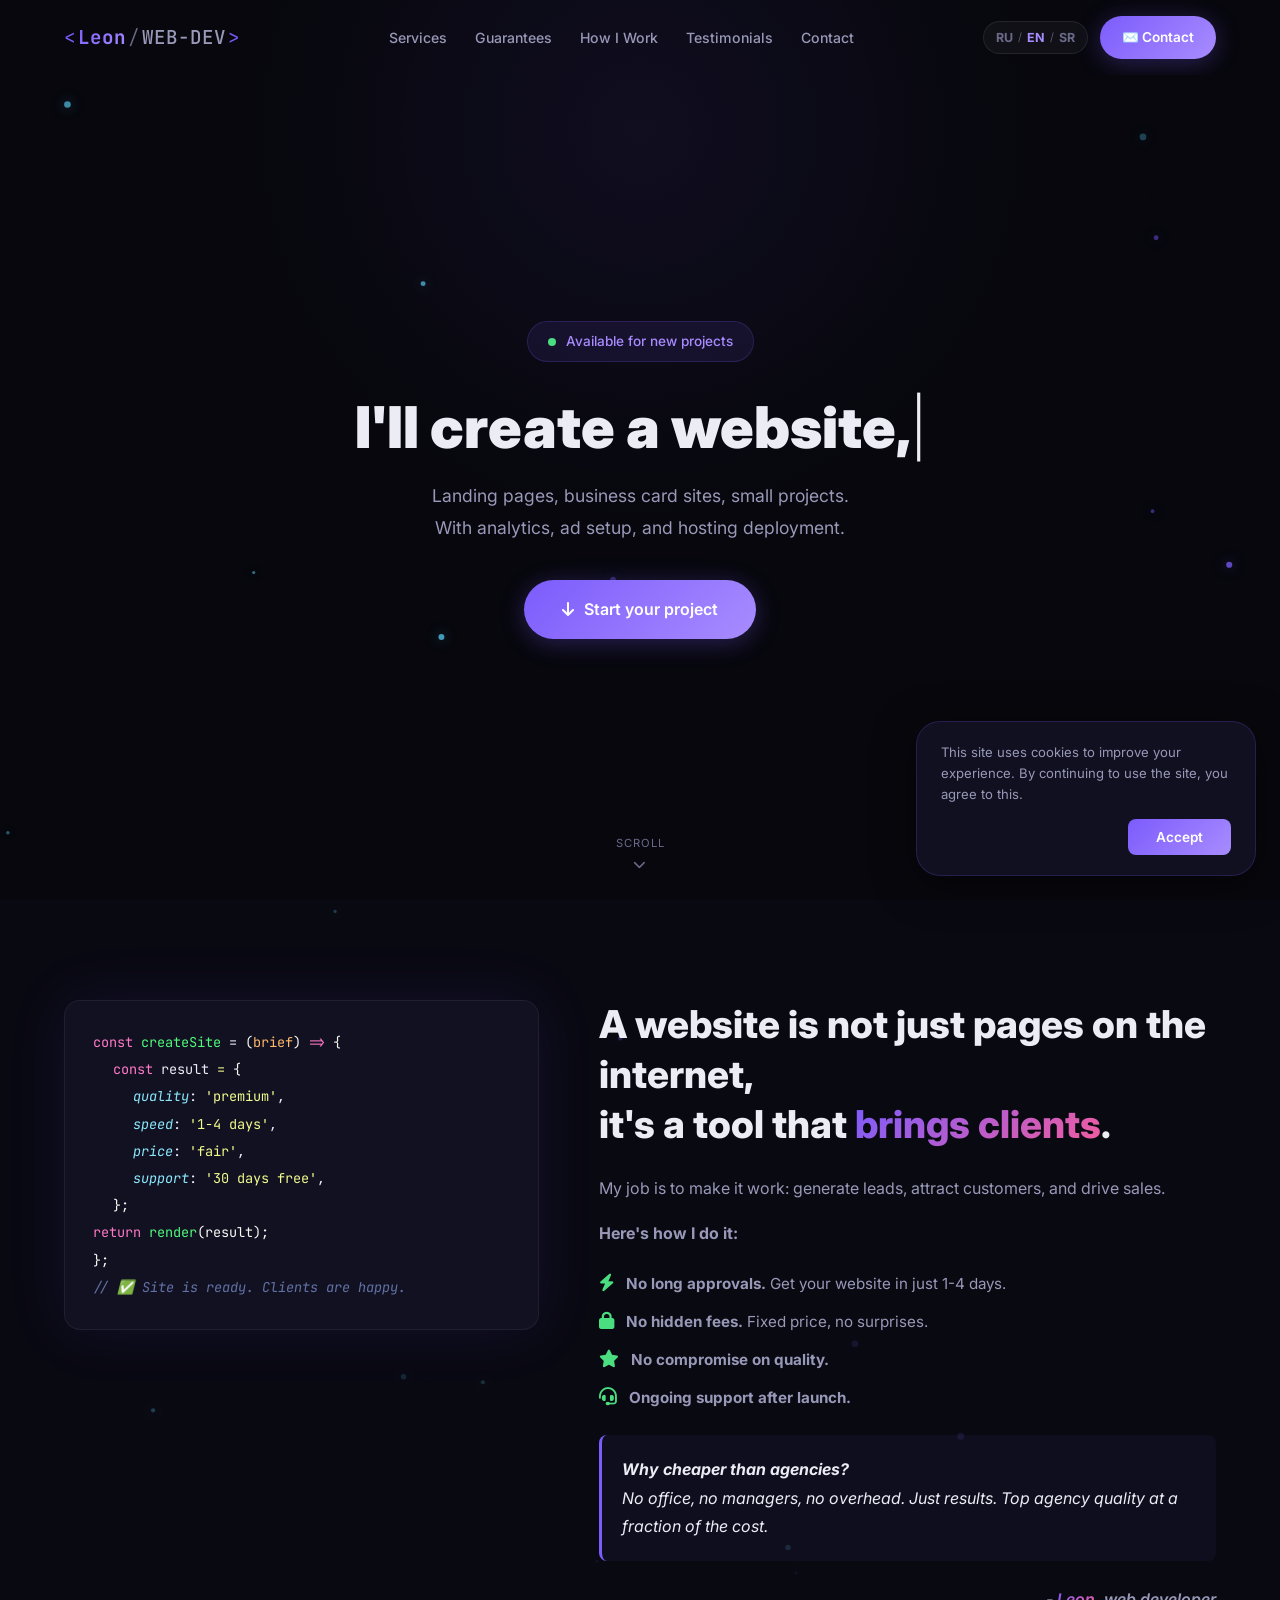
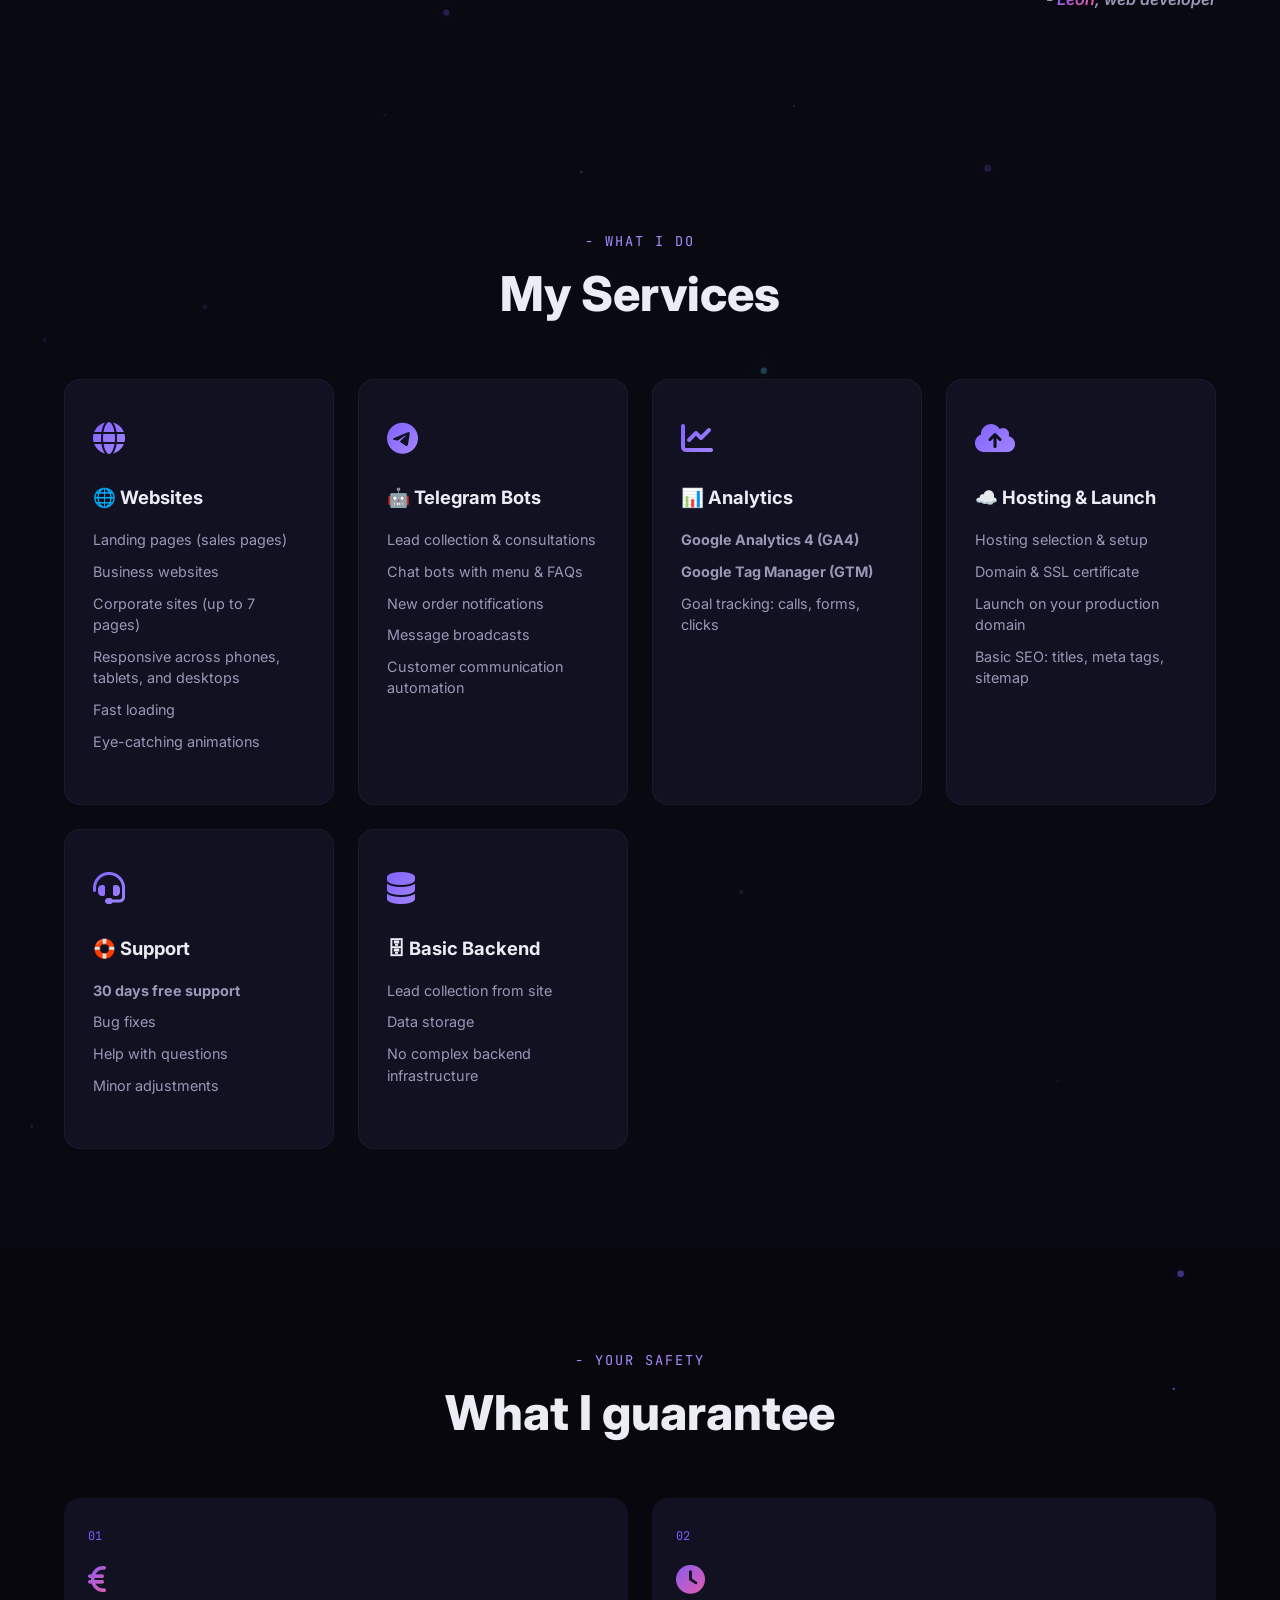
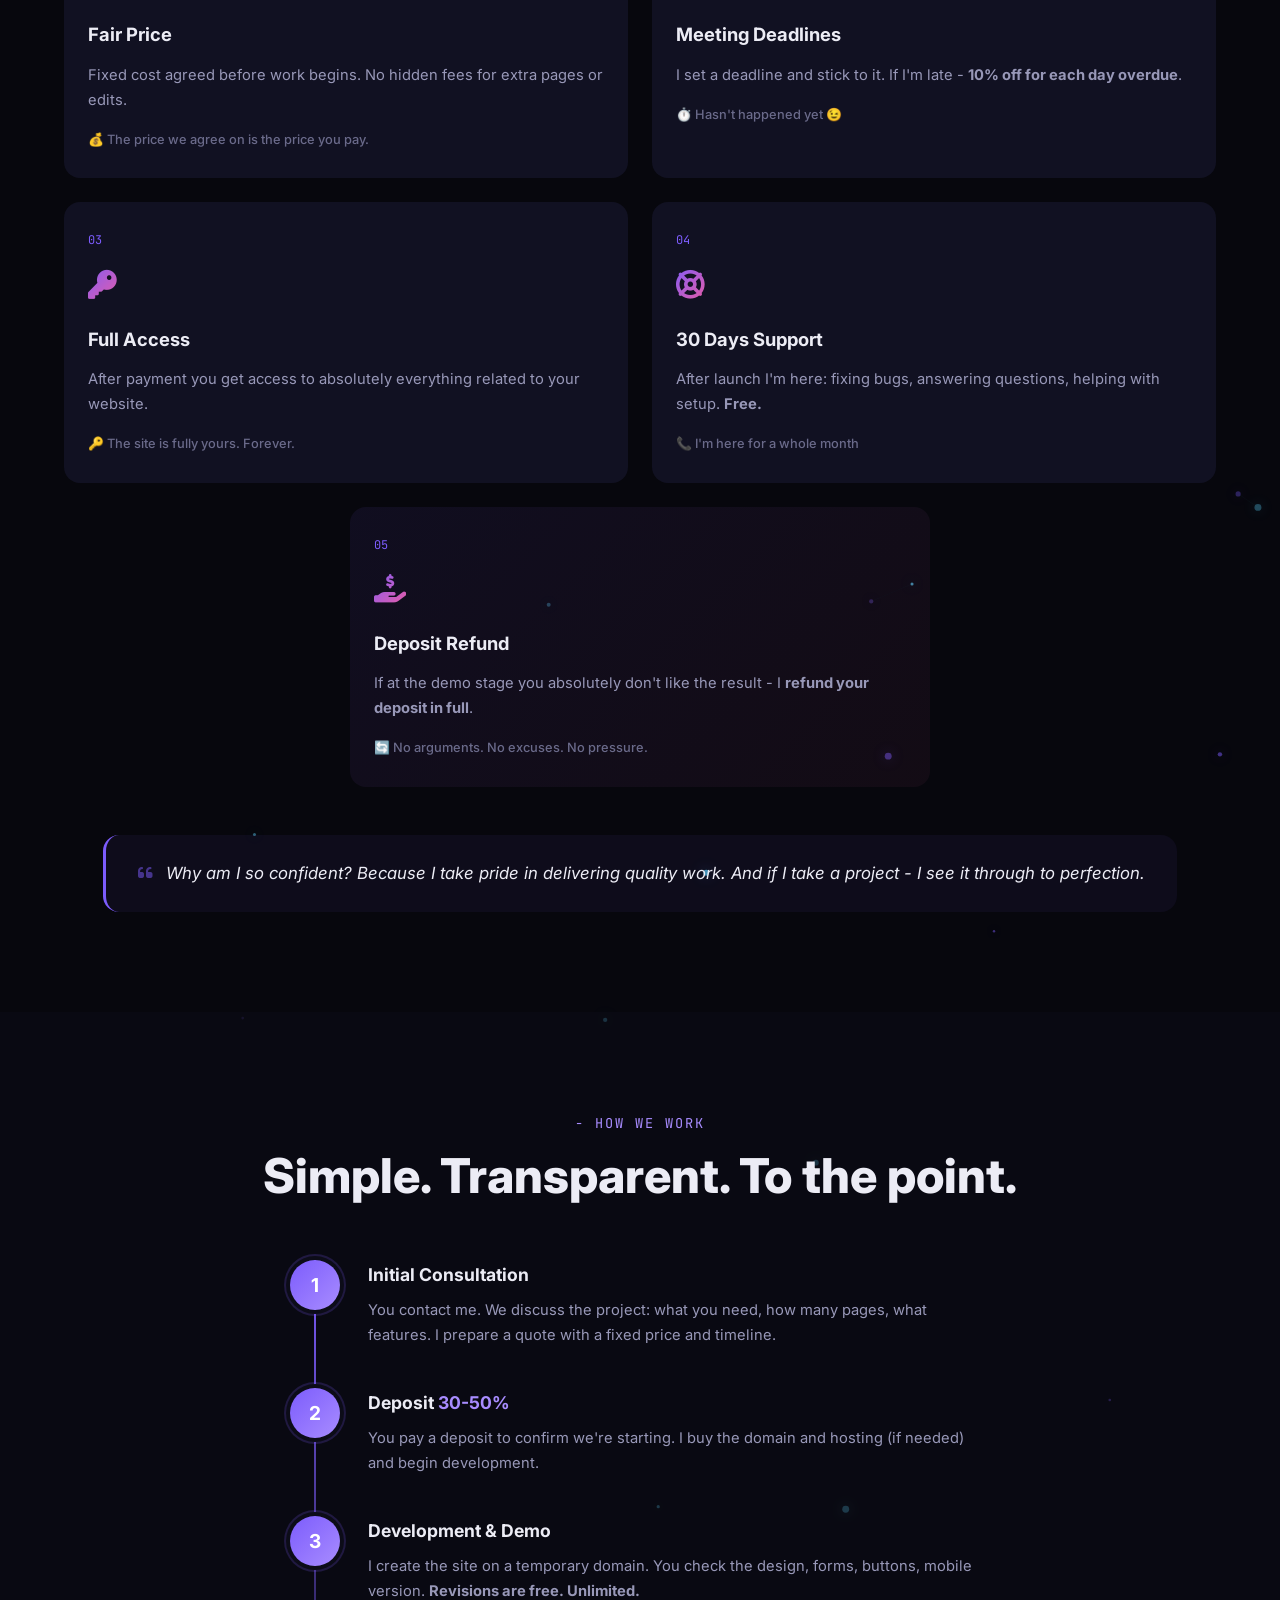
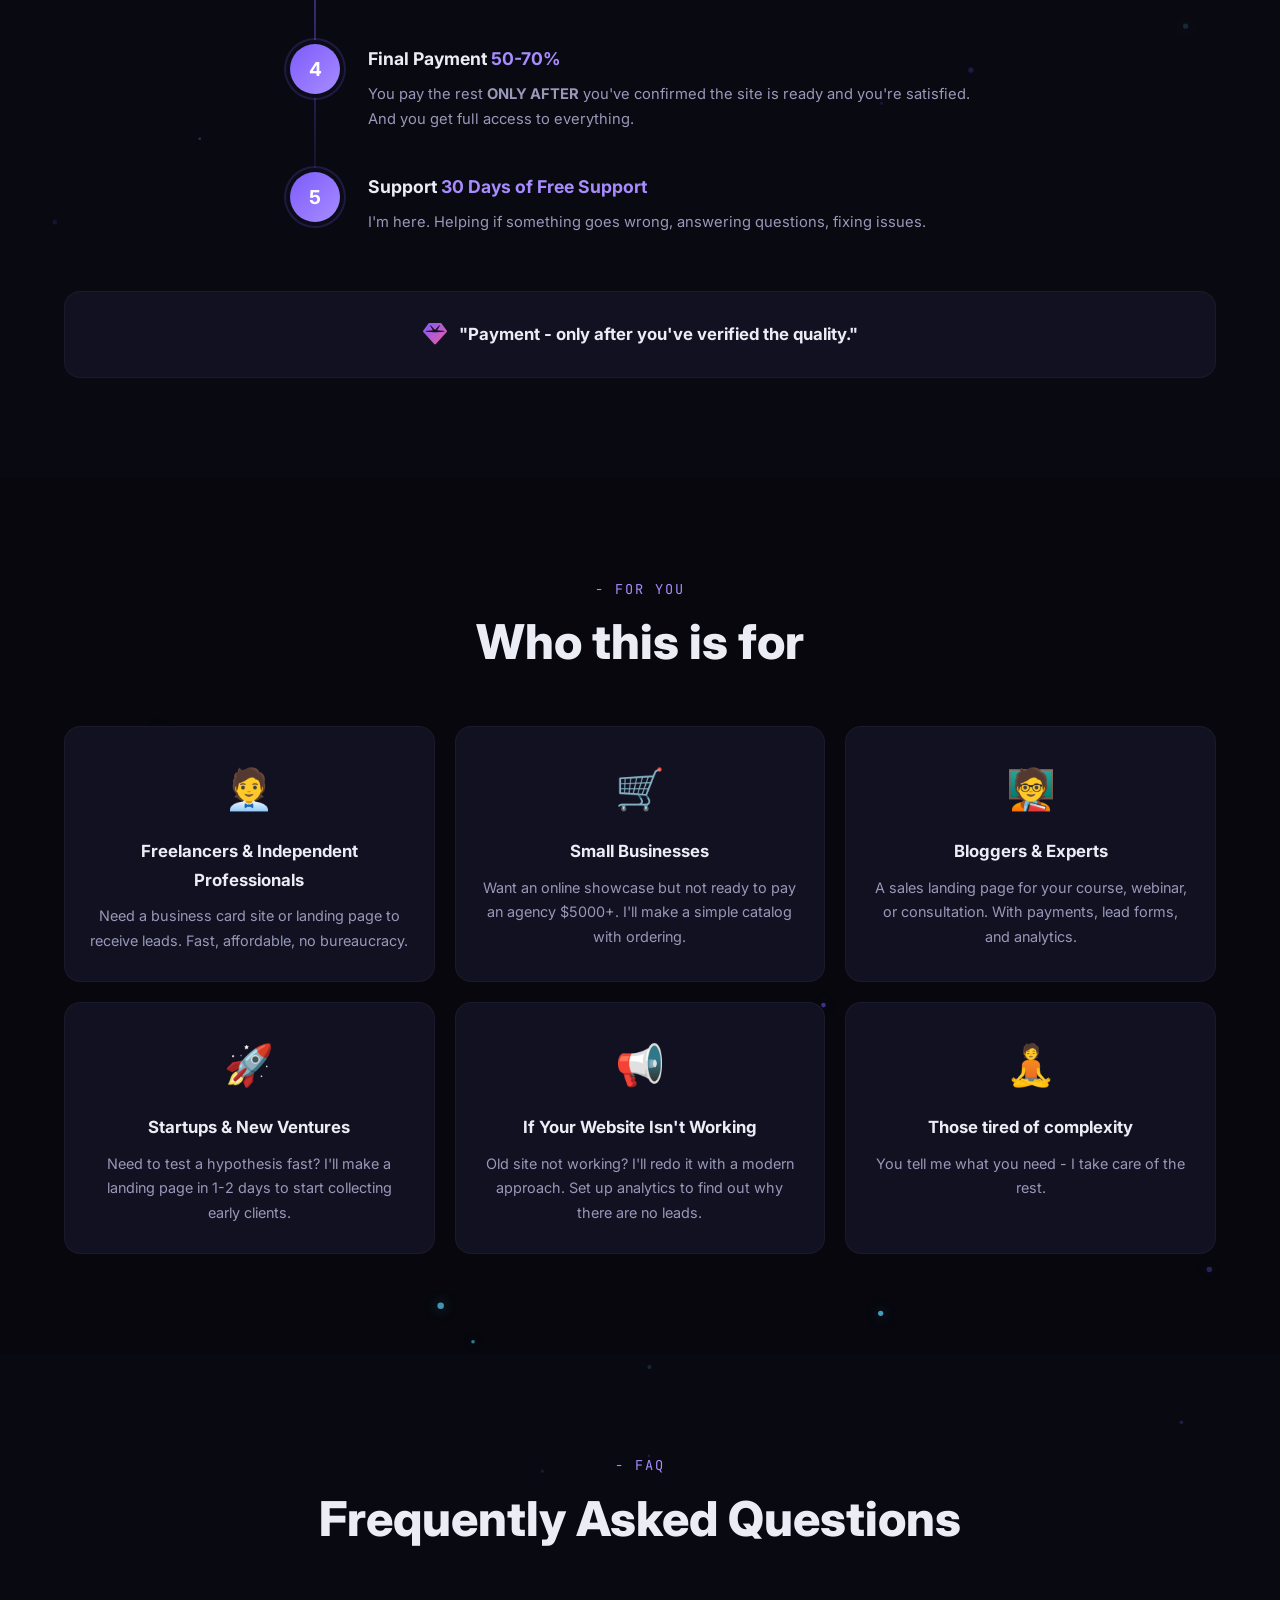
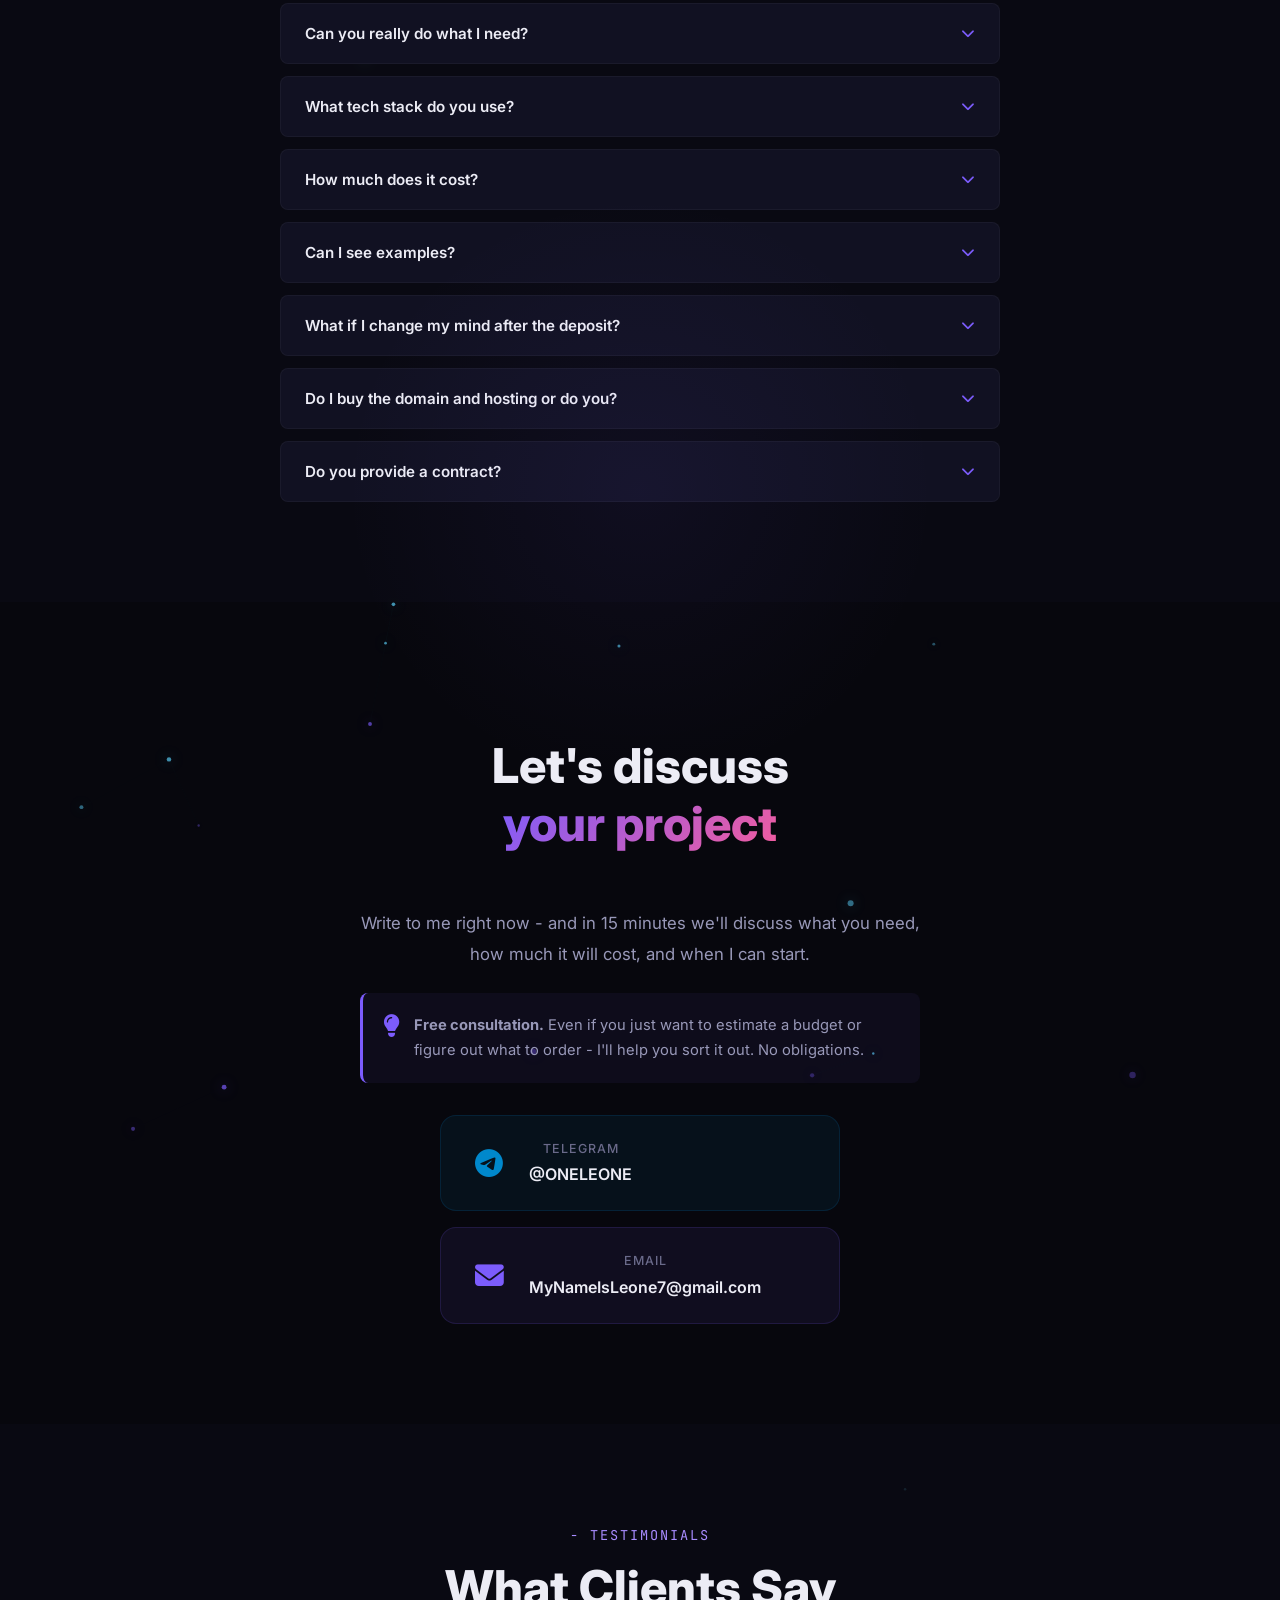
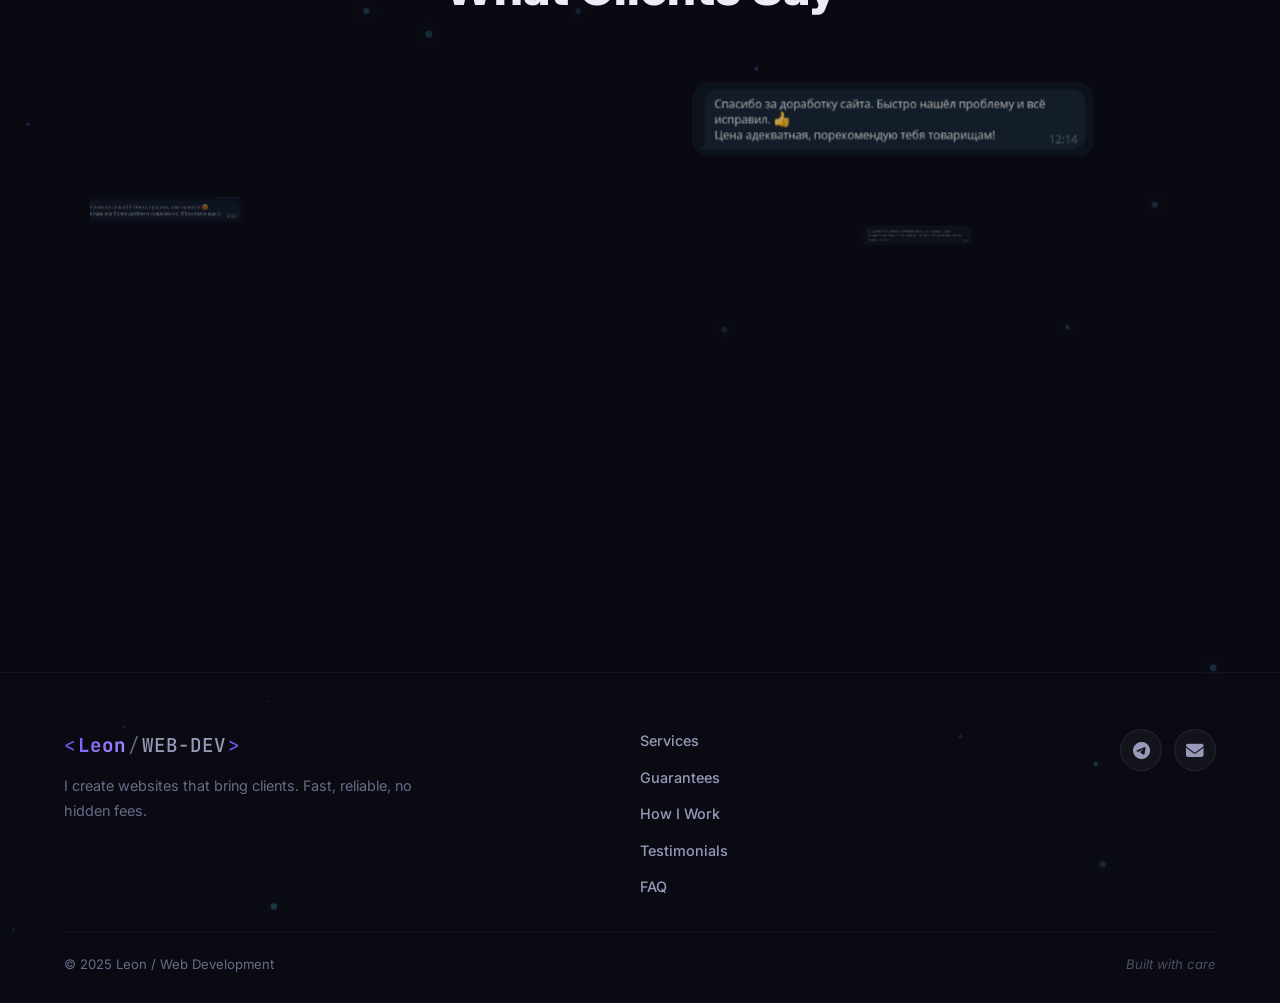
<file: en/index.html>
﻿<!DOCTYPE html>
<html lang="en">
<head>
    <!-- Google Tag Manager -->
    <script>(function(w,d,s,l,i){w[l]=w[l]||[];w[l].push({'gtm.start':
    new Date().getTime(),event:'gtm.js'});var f=d.getElementsByTagName(s)[0],
    j=d.createElement(s),dl=l!='dataLayer'?'&l='+l:'';j.async=true;j.src=
    'https://www.googletagmanager.com/gtm.js?id='+i+dl;f.parentNode.insertBefore(j,f);
    })(window,document,'script','dataLayer','GTM-TDPS82MZ');</script>
    <!-- End Google Tag Manager -->
    <meta charset="UTF-8" />
    <meta name="viewport" content="width=device-width, initial-scale=1.0" />
    <title>Leon | Web Developer - Websites That Bring Clients</title>
    <link rel="stylesheet" href="../styles.css" />
    <link rel="preconnect" href="https://fonts.googleapis.com" />
    <link href="https://fonts.googleapis.com/css2?family=Inter:wght@300;400;500;600;700;800;900&family=JetBrains+Mono:wght@400;500;700&display=swap" rel="stylesheet" />
    <link rel="stylesheet" href="https://cdnjs.cloudflare.com/ajax/libs/font-awesome/6.5.0/css/all.min.css" />

    <!-- Google tag (gtag.js) -->
    <script async src="https://www.googletagmanager.com/gtag/js?id=G-P8C78F0GKL"></script>
    <script>
      window.dataLayer = window.dataLayer || [];
      function gtag(){dataLayer.push(arguments);}
      gtag('js', new Date());
      gtag('config', 'G-P8C78F0GKL');
    </script>
</head>
<body>
    <!-- Google Tag Manager (noscript) -->
    <noscript><iframe src="https://www.googletagmanager.com/ns.html?id=GTM-TDPS82MZ"
    height="0" width="0" style="display:none;visibility:hidden"></iframe></noscript>
    <!-- End Google Tag Manager (noscript) -->
    <canvas id="particles-canvas"></canvas>

    <header class="header" id="header">
        <div class="container header-container">
            <a href="#" class="logo">
                <span class="logo-bracket"><</span>
                <span class="logo-name">Leon</span>
                <span class="logo-divider"> / </span>
                <span class="logo-mono">WEB-DEV</span>
                <span class="logo-bracket">></span>
            </a>
            <nav class="nav" id="nav">
                <ul class="nav-list">
                    <li><a href="#services" class="nav-link">Services</a></li>
                    <li><a href="#guarantees" class="nav-link">Guarantees</a></li>
                    <li><a href="#process" class="nav-link">How I Work</a></li>
                    <li><a href="#testimonials" class="nav-link">Testimonials</a></li>
                    <li><a href="#contact" class="nav-link">Contact</a></li>
                </ul>
            </nav>
            <div class="header-actions">
                <div class="lang-switch">
                    <a href="../" class="lang-link">RU</a>
                    <span class="lang-sep">/</span>
                    <a href="../en/" class="lang-link active">EN</a>
                    <span class="lang-sep">/</span>
                    <a href="../sr/" class="lang-link">SR</a>
                </div>
                <a href="#contact" class="btn btn--small btn--primary header-cta">✉️ Contact</a>
            </div>
            <button class="burger" id="burger" aria-label="Menu">
                <span></span><span></span><span></span>
            </button>
        </div>
    </header>

    <section class="hero" id="hero">
        <div class="hero-glow"></div>
        <div class="container hero-content">
            <div class="hero-badge pulse-badge">
                <span class="badge-dot"></span>
                Available for new projects
            </div>
            <h1 class="hero-title" id="heroTitle">
                <span class="hero-typing" id="heroTyping"></span><span class="hero-cursor">|</span>
            </h1>
            <p class="hero-subtitle">
                Landing pages, business card sites, small projects.<br />
                With analytics, ad setup, and hosting deployment.
            </p>
            <div class="hero-actions">
                <a href="#contact" class="btn btn--large btn--primary btn--arrow">
                    <i class="fas fa-arrow-down"></i> Start your project
                </a>
            </div>
        </div>
        <div class="scroll-hint">
            <span>Scroll</span>
            <i class="fas fa-chevron-down"></i>
        </div>
    </section>

    <section class="section about" id="about">
        <div class="container">
            <div class="about-grid">
                <div class="about-visual reveal">
                    <div class="about-code-block">
                        <div class="code-line"><span class="code-keyword">const</span> <span class="code-func">createSite</span> = <span class="code-punct">(</span><span class="code-param">brief</span><span class="code-punct">)</span> <span class="code-keyword">=></span> <span class="code-punct">{</span></div>
                        <div class="code-line code-indent-1"><span class="code-keyword">const</span> result <span class="code-op">=</span> <span class="code-punct">{</span></div>
                        <div class="code-line code-indent-2"><span class="code-key">quality</span>: <span class="code-string">'premium'</span>,</div>
                        <div class="code-line code-indent-2"><span class="code-key">speed</span>: <span class="code-string">'1-4 days'</span>,</div>
                        <div class="code-line code-indent-2"><span class="code-key">price</span>: <span class="code-string">'fair'</span>,</div>
                        <div class="code-line code-indent-2"><span class="code-key">support</span>: <span class="code-string">'30 days free'</span>,</div>
                        <div class="code-line code-indent-1"><span class="code-punct">};</span></div>
                        <div class="code-line"><span class="code-keyword">return</span> <span class="code-function">render</span><span class="code-punct">(result);</span></div>
                        <div class="code-line"><span class="code-punct">};</span></div>
                        <div class="code-line code-comment"><span class="code-slash">//</span> ✅ Site is ready. Clients are happy.</div>
                    </div>
                </div>
                <div class="about-text reveal">
                    <h2 class="section-title-left">
                        A website is not just pages on the internet,<br />
                        it's a tool that <span class="gradient-text">brings clients</span>.
                    </h2>
                    <p>My job is to make it work: generate leads, attract customers, and drive sales.</p>
                    <p><strong>Here's how I do it:</strong></p>
                    <div class="about-values">
                        <div class="value-item"><span class="value-icon"><i class="fas fa-bolt"></i></span><span><strong>No long approvals.</strong> Get your website in just 1-4 days.</span></div>
                        <div class="value-item"><span class="value-icon"><i class="fas fa-lock"></i></span><span><strong>No hidden fees.</strong> Fixed price, no surprises.</span></div>
                        <div class="value-item"><span class="value-icon"><i class="fas fa-star"></i></span><span><strong>No compromise on quality.</strong></span></div>
                        <div class="value-item"><span class="value-icon"><i class="fas fa-headset"></i></span><span><strong>Ongoing support after launch.</strong></span></div>
                    </div>
                    <div class="about-story"><p><strong>Why cheaper than agencies?</strong><br />No office, no managers, no overhead. Just results. Top agency quality at a fraction of the cost.</p></div>
                    <p class="about-signature">- <span class="gradient-text">Leon</span>, web developer</p>
                </div>
            </div>
        </div>
    </section>

    <section class="section services" id="services">
        <div class="container">
            <div class="section-label reveal">- What I Do</div>
            <h2 class="section-title reveal">My Services</h2>
            <div class="services-grid">
                <div class="service-card reveal reveal-1">
                    <div class="service-icon"><i class="fas fa-globe"></i></div>
                    <h3 class="service-title">🌐 Websites</h3>
                    <ul class="service-list">
                        <li>Landing pages (sales pages)</li>
                        <li>Business websites</li>
                        <li>Corporate sites (up to 7 pages)</li>
                        <li>Responsive across phones, tablets, and desktops</li>
                        <li>Fast loading</li>
                        <li>Eye-catching animations</li>
                    </ul>
                </div>
                <div class="service-card reveal reveal-2">
                    <div class="service-icon"><i class="fab fa-telegram-plane"></i></div>
                    <h3 class="service-title">🤖 Telegram Bots</h3>
                    <ul class="service-list">
                        <li>Lead collection & consultations</li>
                        <li>Chat bots with menu & FAQs</li>
                        <li>New order notifications</li>
                        <li>Message broadcasts</li>
                        <li>Customer communication automation</li>
                    </ul>
                </div>
                <div class="service-card reveal reveal-3">
                    <div class="service-icon"><i class="fas fa-chart-line"></i></div>
                    <h3 class="service-title">📊 Analytics</h3>
                    <ul class="service-list">
                        <li><strong>Google Analytics 4 (GA4)</strong></li>
                        <li><strong>Google Tag Manager (GTM)</strong></li>
                        <li>Goal tracking: calls, forms, clicks</li>
                    </ul>
                </div>
                <div class="service-card reveal reveal-4">
                    <div class="service-icon"><i class="fas fa-cloud-upload-alt"></i></div>
                    <h3 class="service-title">☁️ Hosting & Launch</h3>
                    <ul class="service-list">
                        <li>Hosting selection & setup</li>
                        <li>Domain & SSL certificate</li>
                        <li>Launch on your production domain</li>
                        <li>Basic SEO: titles, meta tags, sitemap</li>
                    </ul>
                </div>
                <div class="service-card reveal reveal-5">
                    <div class="service-icon"><i class="fas fa-headset"></i></div>
                    <h3 class="service-title">🛟 Support</h3>
                    <ul class="service-list">
                        <li><strong>30 days free support</strong></li>
                        <li>Bug fixes</li>
                        <li>Help with questions</li>
                        <li>Minor adjustments</li>
                    </ul>
                </div>
                <div class="service-card reveal reveal-6">
                    <div class="service-icon"><i class="fas fa-database"></i></div>
                    <h3 class="service-title">🗄 Basic Backend</h3>
                    <ul class="service-list">
                        <li>Lead collection from site</li>
                        <li>Data storage</li>
                        <li>No complex backend infrastructure</li>
                    </ul>
                </div>
            </div>
        </div>
    </section>

    <section class="section guarantees" id="guarantees">
        <div class="container">
            <div class="section-label reveal">- Your Safety</div>
            <h2 class="section-title reveal">What I guarantee</h2>
            <div class="guarantees-grid">
                <div class="guarantee-card reveal reveal-1">
                    <div class="guarantee-badge">01</div>
                    <div class="guarantee-icon"><i class="fas fa-euro-sign"></i></div>
                    <h4>Fair Price</h4>
                    <p>Fixed cost agreed before work begins. No hidden fees for extra pages or edits.</p>
                    <div class="guarantee-tag">💰 The price we agree on is the price you pay.</div>
                </div>
                <div class="guarantee-card reveal reveal-2">
                    <div class="guarantee-badge">02</div>
                    <div class="guarantee-icon"><i class="fas fa-clock"></i></div>
                    <h4>Meeting Deadlines</h4>
                    <p>I set a deadline and stick to it. If I'm late - <strong>10% off for each day overdue</strong>.</p>
                    <div class="guarantee-tag">⏱️ Hasn't happened yet 😉</div>
                </div>
                <div class="guarantee-card reveal reveal-3">
                    <div class="guarantee-badge">03</div>
                    <div class="guarantee-icon"><i class="fas fa-key"></i></div>
                    <h4>Full Access</h4>
                    <p>After payment you get access to absolutely everything related to your website.</p>
                    <div class="guarantee-tag">🔑 The site is fully yours. Forever.</div>
                </div>
                <div class="guarantee-card reveal reveal-4">
                    <div class="guarantee-badge">04</div>
                    <div class="guarantee-icon"><i class="fas fa-life-ring"></i></div>
                    <h4>30 Days Support</h4>
                    <p>After launch I'm here: fixing bugs, answering questions, helping with setup. <strong>Free.</strong></p>
                    <div class="guarantee-tag">📞 I'm here for a whole month</div>
                </div>
                <div class="guarantee-card guarantee-card--special reveal reveal-5">
                    <div class="guarantee-badge">05</div>
                    <div class="guarantee-icon"><i class="fas fa-hand-holding-usd"></i></div>
                    <h4>Deposit Refund</h4>
                    <p>If at the demo stage you absolutely don't like the result - I <strong>refund your deposit in full</strong>.</p>
                    <div class="guarantee-tag">🔄 No arguments. No excuses. No pressure.</div>
                </div>
            </div>
            <div class="guarantee-cta reveal">
                <div class="guarantee-quote">
                    <i class="fas fa-quote-left"></i>
                    Why am I so confident? Because I take pride in delivering quality work. And if I take a project - I see it through to perfection.
                </div>
            </div>
        </div>
    </section>

    <section class="section process" id="process">
        <div class="container">
            <div class="section-label reveal">- How We Work</div>
            <h2 class="section-title reveal">Simple. Transparent. To the point.</h2>
            <div class="process-timeline">
                <div class="process-step reveal">
                    <div class="step-number">1</div>
                    <div class="step-content">
                        <h4>Initial Consultation</h4>
                        <p>You contact me. We discuss the project: what you need, how many pages, what features. I prepare a quote with a fixed price and timeline.</p>
                    </div>
                </div>
                <div class="process-step reveal">
                    <div class="step-number">2</div>
                    <div class="step-content">
                        <h4>Deposit <span class="step-highlight">30-50%</span></h4>
                        <p>You pay a deposit to confirm we're starting. I buy the domain and hosting (if needed) and begin development.</p>
                    </div>
                </div>
                <div class="process-step reveal">
                    <div class="step-number">3</div>
                    <div class="step-content">
                        <h4>Development & Demo</h4>
                        <p>I create the site on a temporary domain. You check the design, forms, buttons, mobile version. <strong>Revisions are free. Unlimited.</strong></p>
                    </div>
                </div>
                <div class="process-step reveal">
                    <div class="step-number">4</div>
                    <div class="step-content">
                        <h4>Final Payment <span class="step-highlight">50-70%</span></h4>
                        <p>You pay the rest <strong>ONLY AFTER</strong> you've confirmed the site is ready and you're satisfied. And you get full access to everything.</p>
                    </div>
                </div>
                <div class="process-step reveal">
                    <div class="step-number">5</div>
                    <div class="step-content">
                        <h4>Support <span class="step-highlight">30 Days of Free Support</span></h4>
                        <p>I'm here. Helping if something goes wrong, answering questions, fixing issues.</p>
                    </div>
                </div>
            </div>
            <div class="process-rule reveal">
                <i class="fas fa-gem"></i>
                <p><strong>"Payment - only after you've verified the quality."</strong></p>
            </div>
        </div>
    </section>

    <section class="section audience" id="audience">
        <div class="container">
            <div class="section-label reveal">- For You</div>
            <h2 class="section-title reveal">Who this is for</h2>
            <div class="audience-grid">
                <div class="audience-card reveal reveal-1"><div class="audience-emoji">🧑‍💼</div><h4>Freelancers & Independent Professionals</h4><p>Need a business card site or landing page to receive leads. Fast, affordable, no bureaucracy.</p></div>
                <div class="audience-card reveal reveal-2"><div class="audience-emoji">🛒</div><h4>Small Businesses</h4><p>Want an online showcase but not ready to pay an agency $5000+. I'll make a simple catalog with ordering.</p></div>
                <div class="audience-card reveal reveal-3"><div class="audience-emoji">🧑‍🏫</div><h4>Bloggers & Experts</h4><p>A sales landing page for your course, webinar, or consultation. With payments, lead forms, and analytics.</p></div>
                <div class="audience-card reveal reveal-4"><div class="audience-emoji">🚀</div><h4>Startups & New Ventures</h4><p>Need to test a hypothesis fast? I'll make a landing page in 1-2 days to start collecting early clients.</p></div>
                <div class="audience-card reveal reveal-5"><div class="audience-emoji">📢</div><h4>If Your Website Isn't Working</h4><p>Old site not working? I'll redo it with a modern approach. Set up analytics to find out why there are no leads.</p></div>
                <div class="audience-card reveal reveal-6"><div class="audience-emoji">🧘</div><h4>Those tired of complexity</h4><p>You tell me what you need - I take care of the rest.</p></div>
            </div>
        </div>
    </section>

    <section class="section faq" id="faq">
        <div class="container">
            <div class="section-label reveal">- FAQ</div>
            <h2 class="section-title reveal">Frequently Asked Questions</h2>
            <div class="faq-list reveal">
                <div class="faq-item"><button class="faq-question"><span>Can you really do what I need?</span><i class="fas fa-chevron-down"></i></button><div class="faq-answer"><p>Let's discuss it. If I know how to do it - I'll take it on and deliver it properly. If not - I'll be honest and won't waste your time.</p></div></div>
                <div class="faq-item"><button class="faq-question"><span>What tech stack do you use?</span><i class="fas fa-chevron-down"></i></button><div class="faq-answer"><p><strong>Vibecoding</strong> - I combine manual development with AI tools to build sites 3-5x faster. But for you, what matters is the result, not the method 😉</p></div></div>
                <div class="faq-item"><button class="faq-question"><span>How much does it cost?</span><i class="fas fa-chevron-down"></i></button><div class="faq-answer"><p>It depends on complexity. Starting prices:</p><ul class="faq-prices"><li><span class="faq-price-label">Landing page (1 page)</span><span class="faq-price-value">from 299€</span></li><li><span class="faq-price-label">Business website (up to 7 pages)</span><span class="faq-price-value">from 999€</span></li><li><span class="faq-price-label">With analytics + GTM + hosting</span><span class="faq-price-value">120€</span></li><li><span class="faq-price-label">Website revisions</span><span class="faq-price-value">from 15€</span></li></ul><p>I'll give the exact price after discussing your task.</p></div></div>
                <div class="faq-item"><button class="faq-question"><span>Can I see examples?</span><i class="fas fa-chevron-down"></i></button><div class="faq-answer"><p>Yes, I share examples in private conversation. Write to me and I'll show you what I can do.</p></div></div>
                <div class="faq-item"><button class="faq-question"><span>What if I change my mind after the deposit?</span><i class="fas fa-chevron-down"></i></button><div class="faq-answer"><p>If I've already started and we can't find a solution - I <strong>refund your deposit</strong>. No hard feelings, no arguments. That's my guarantee.</p></div></div>
                <div class="faq-item"><button class="faq-question"><span>Do I buy the domain and hosting or do you?</span><i class="fas fa-chevron-down"></i></button><div class="faq-answer"><p>Either way works. If you want - I'll buy, set up, and show you how to pay going forward. If you want to do it yourself - I'll help you choose and connect everything.</p></div></div>
                <div class="faq-item"><button class="faq-question"><span>Do you provide a contract?</span><i class="fas fa-chevron-down"></i></button><div class="faq-answer"><p>Yes. Either an official contract (for self-employed or businesses) or a written agreement in messenger - whichever is more convenient for you.</p></div></div>
            </div>
        </div>
    </section>

    <section class="section contact" id="contact">
        <div class="container">
            <div class="section-label reveal">- Contact</div>
            <h2 class="section-title reveal">
                Let's discuss<br />
                <span class="gradient-text">your project</span>
            </h2>
            <div class="contact-wrapper reveal">
                <p class="contact-text">Write to me right now - and in 15 minutes we'll discuss what you need, how much it will cost, and when I can start.</p>
                <div class="contact-highlight"><i class="fas fa-lightbulb"></i><p><strong>Free consultation.</strong> Even if you just want to estimate a budget or figure out what to order - I'll help you sort it out. No obligations.</p></div>
                <div class="contact-links">
                    <a href="https://t.me/ONELEONE" target="_blank" class="contact-link-btn telegram">
                        <i class="fab fa-telegram-plane"></i>
                        <span>
                            <span class="contact-link-label">Telegram</span>
                            <span class="contact-link-value">@ONELEONE</span>
                        </span>
                    </a>
                    <a href="mailto:MyNameIsLeone7@gmail.com" class="contact-link-btn email">
                        <i class="fas fa-envelope"></i>
                        <span>
                            <span class="contact-link-label">Email</span>
                            <span class="contact-link-value">MyNameIsLeone7@gmail.com</span>
                        </span>
                    </a>
                </div>
            </div>
        </div>
    </section>

    <section class="section testimonials" id="testimonials">
        <div class="container">
            <div class="section-label reveal">- Testimonials</div>
            <h2 class="section-title reveal">What Clients Say</h2>

            <div class="carousel-3d-wrap">
                <div class="carousel-3d" id="carousel3d">
                    <div class="testimonial-card carousel-card" data-id="review-1">
                        <img src="../Screens/Screenshot_1.png" alt="Review 1" class="testimonial-screenshot" />
                    </div>

                    <div class="testimonial-card carousel-card" data-id="review-2">
                        <img src="../Screens/Screenshot_2.png" alt="Review 2" class="testimonial-screenshot" />
                    </div>

                    <div class="testimonial-card carousel-card" data-id="review-3">
                        <img src="../Screens/Screenshot_3.png" alt="Review 3" class="testimonial-screenshot" />
                    </div>
                </div>
            </div>
        </div>
    </section>

    <footer class="footer">
        <div class="container">
            <div class="footer-main">
                <div class="footer-brand">
                    <a href="#" class="logo"><span class="logo-bracket"><</span><span class="logo-name">Leon</span><span class="logo-divider"> / </span><span class="logo-mono">WEB-DEV</span><span class="logo-bracket">></span></a>
                    <p class="footer-desc">I create websites that bring clients. Fast, reliable, no hidden fees.</p>
                </div>
                <div class="footer-links"><a href="#services">Services</a><a href="#guarantees">Guarantees</a><a href="#process">How I Work</a><a href="#testimonials">Testimonials</a><a href="#faq">FAQ</a></div>
                <div class="footer-social"><a href="https://t.me/ONELEONE" target="_blank" class="social-link"><i class="fab fa-telegram-plane"></i></a><a href="mailto:MyNameIsLeone7@gmail.com" class="social-link"><i class="fas fa-envelope"></i></a></div>
            </div>
            <div class="footer-bottom"><p>&copy; 2025 Leon / Web Development</p><p class="footer-soul">Built with care</p></div>
        </div>
    </footer>

    <div class="cookie-bar" id="cookieBar">
        <p class="cookie-text">This site uses cookies to improve your experience. By continuing to use the site, you agree to this.</p>
        <button class="cookie-btn" id="cookieAccept">Accept</button>
    </div>

    <script src="../script.js"></script>
</body>
</html>
</file>
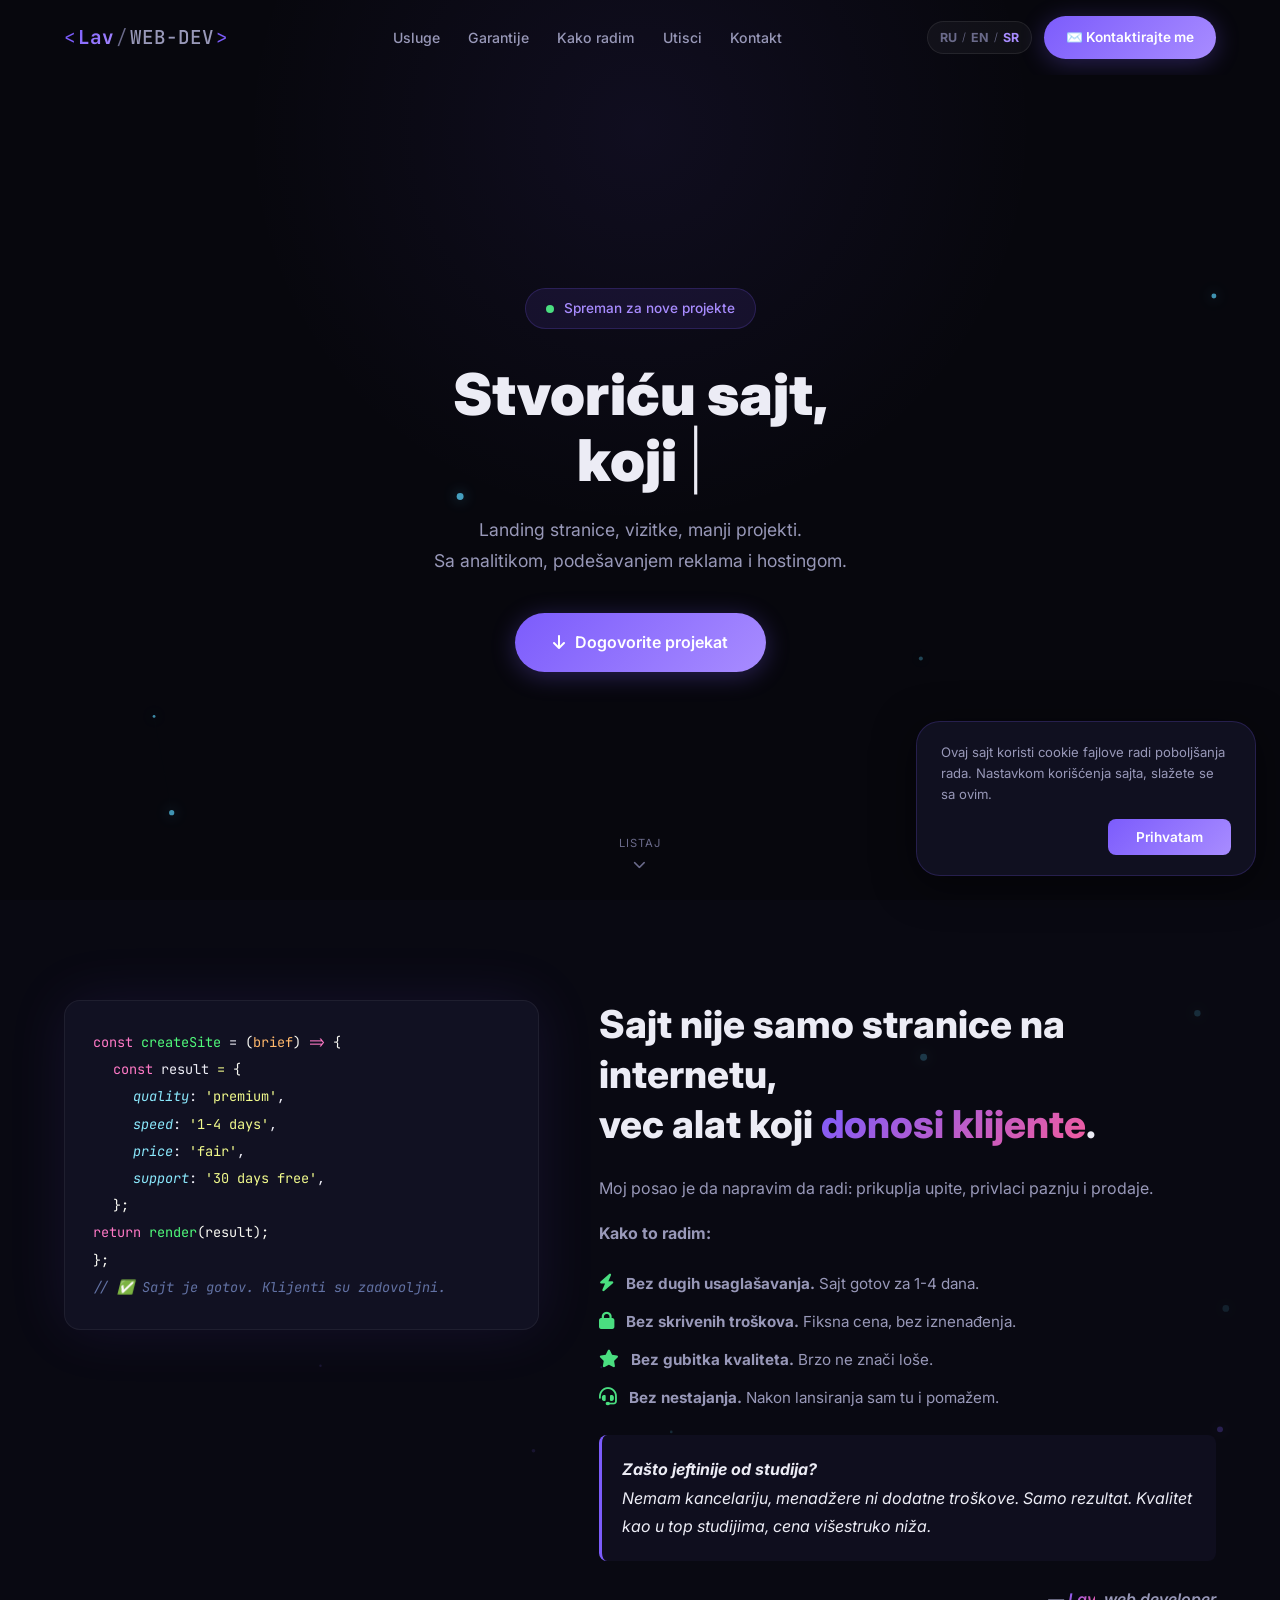
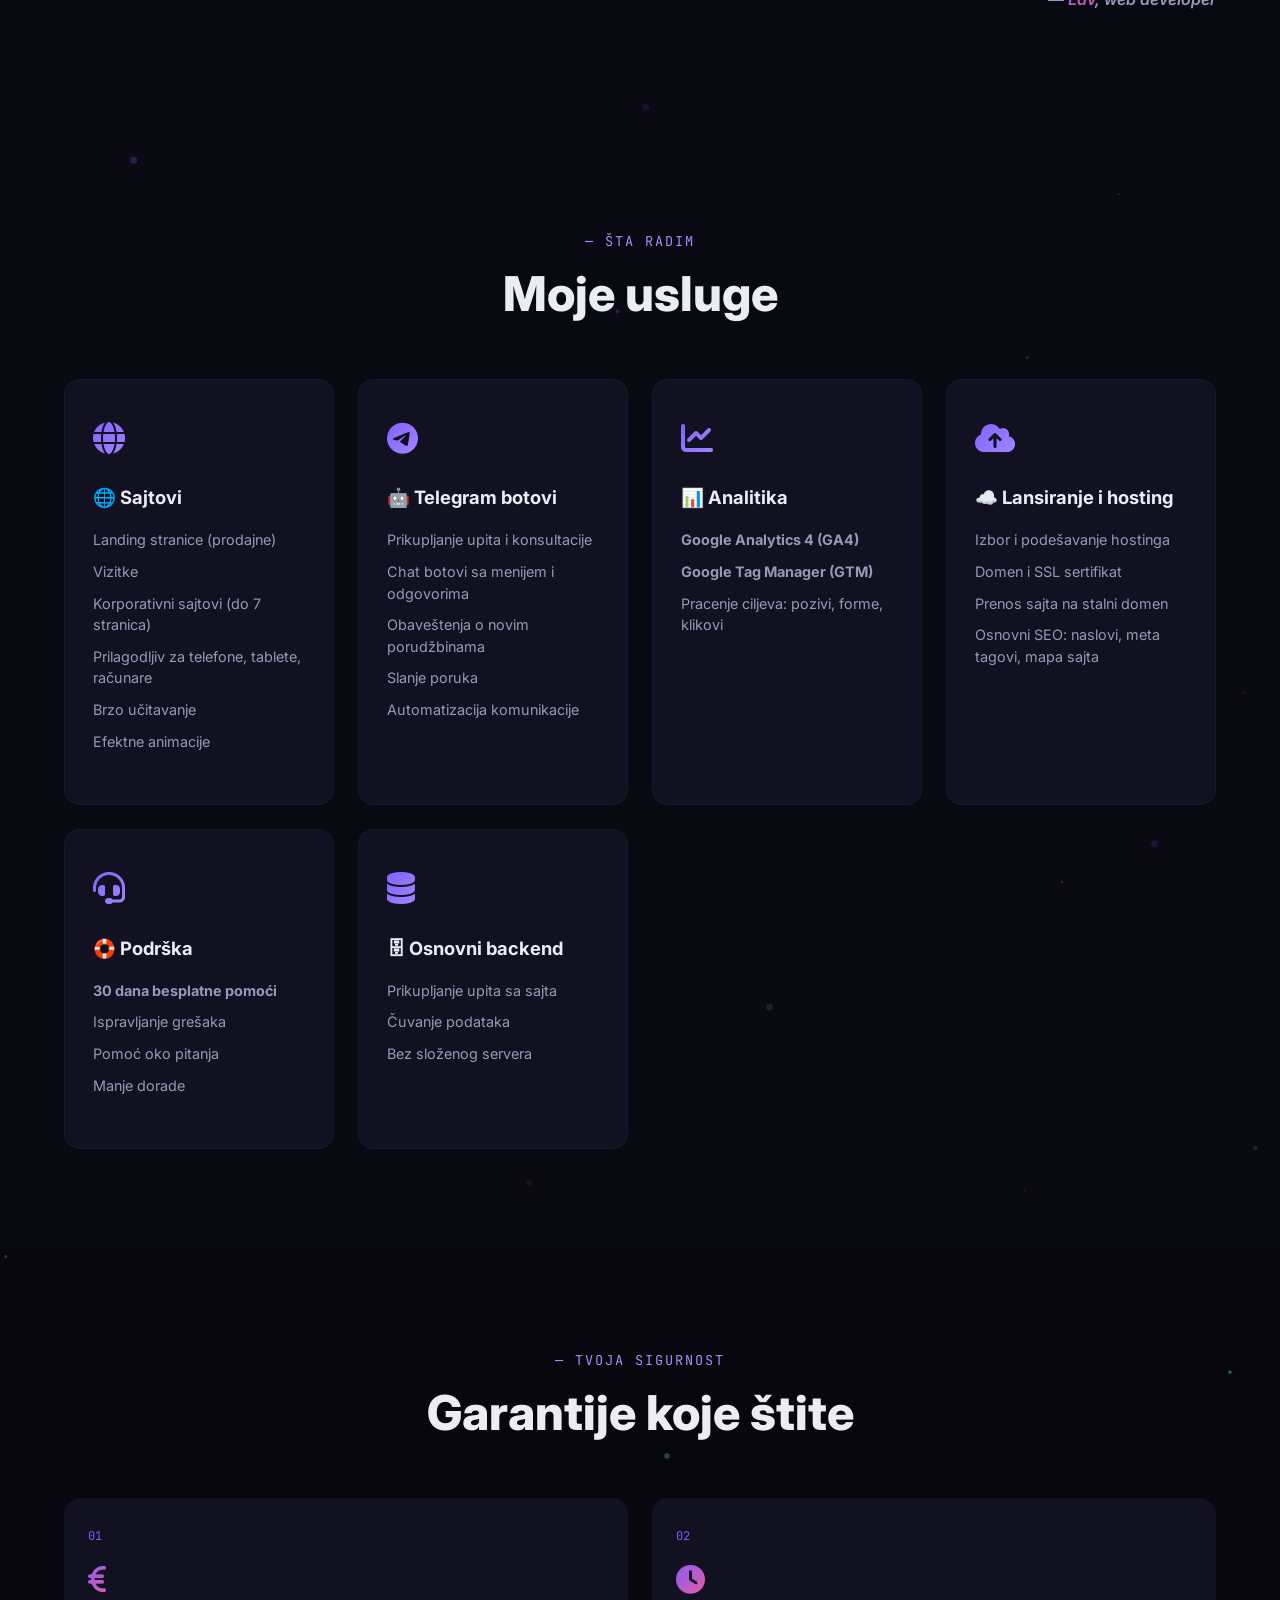
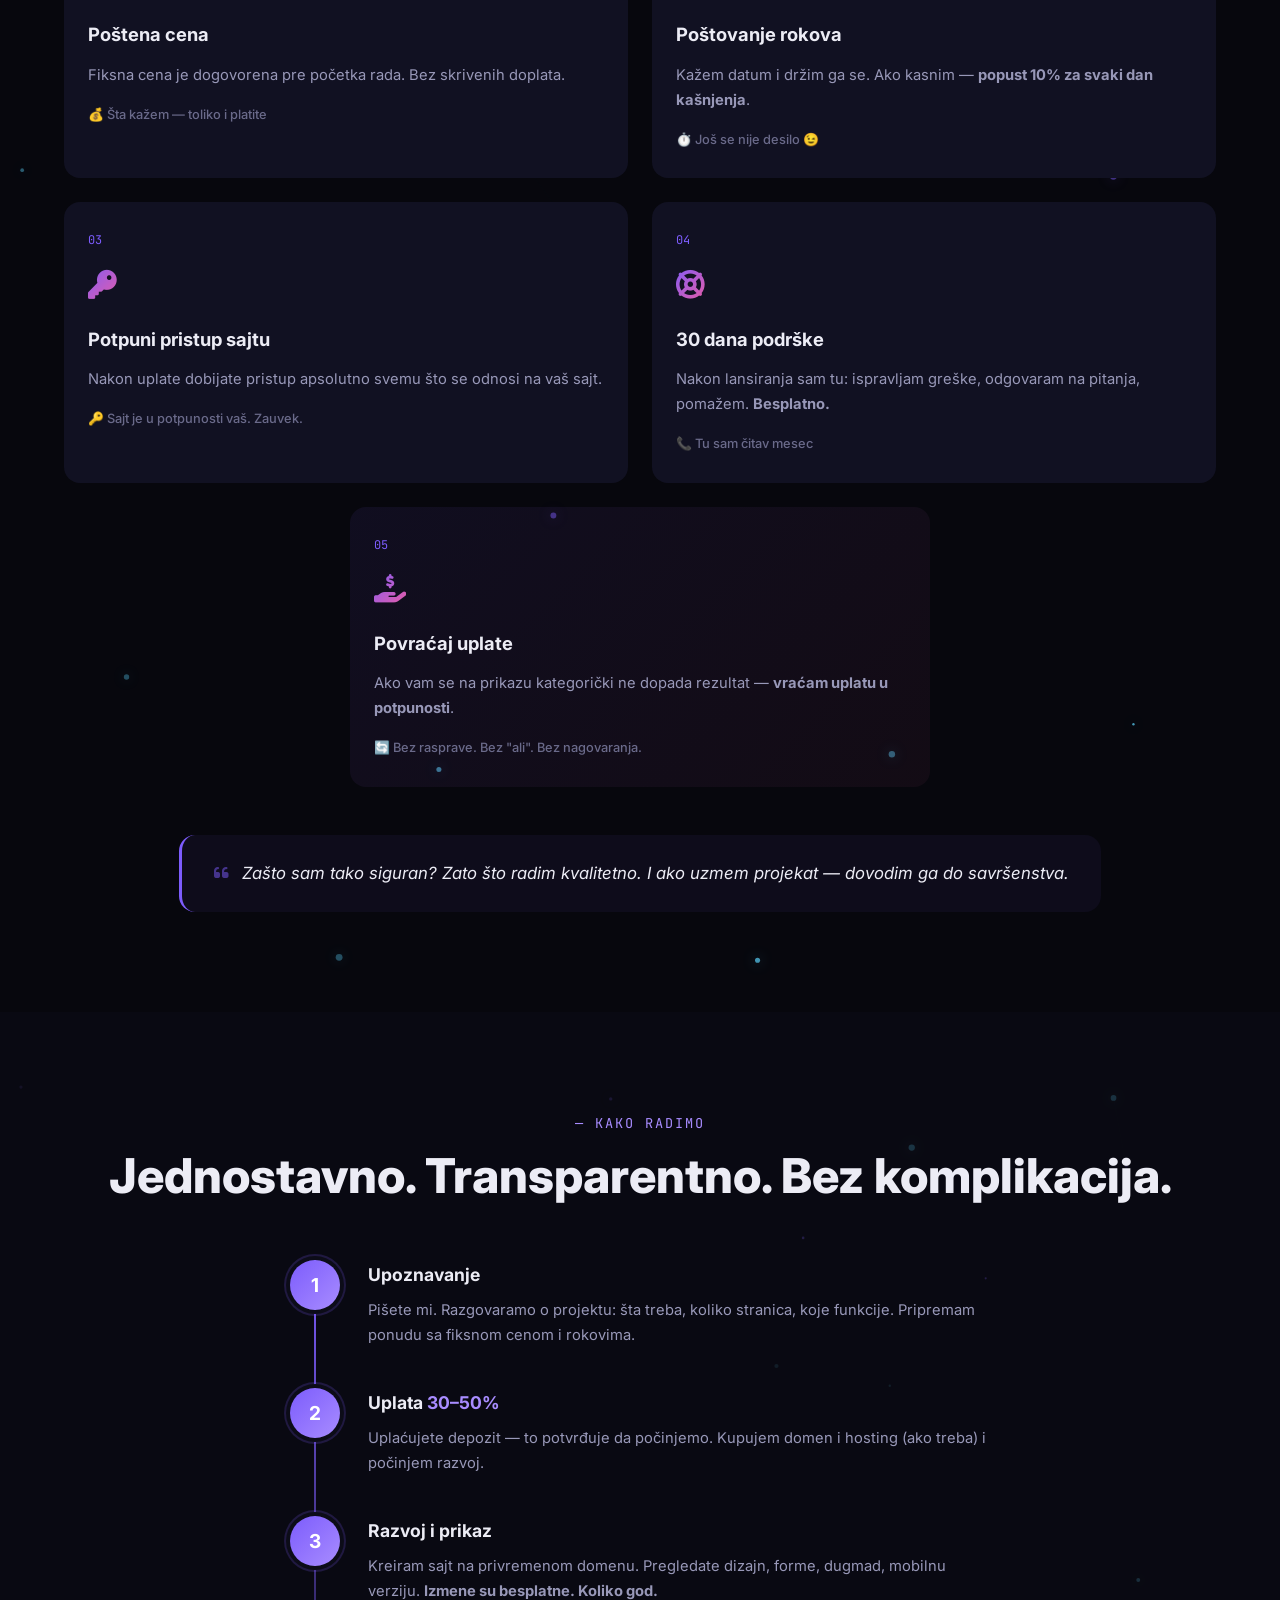
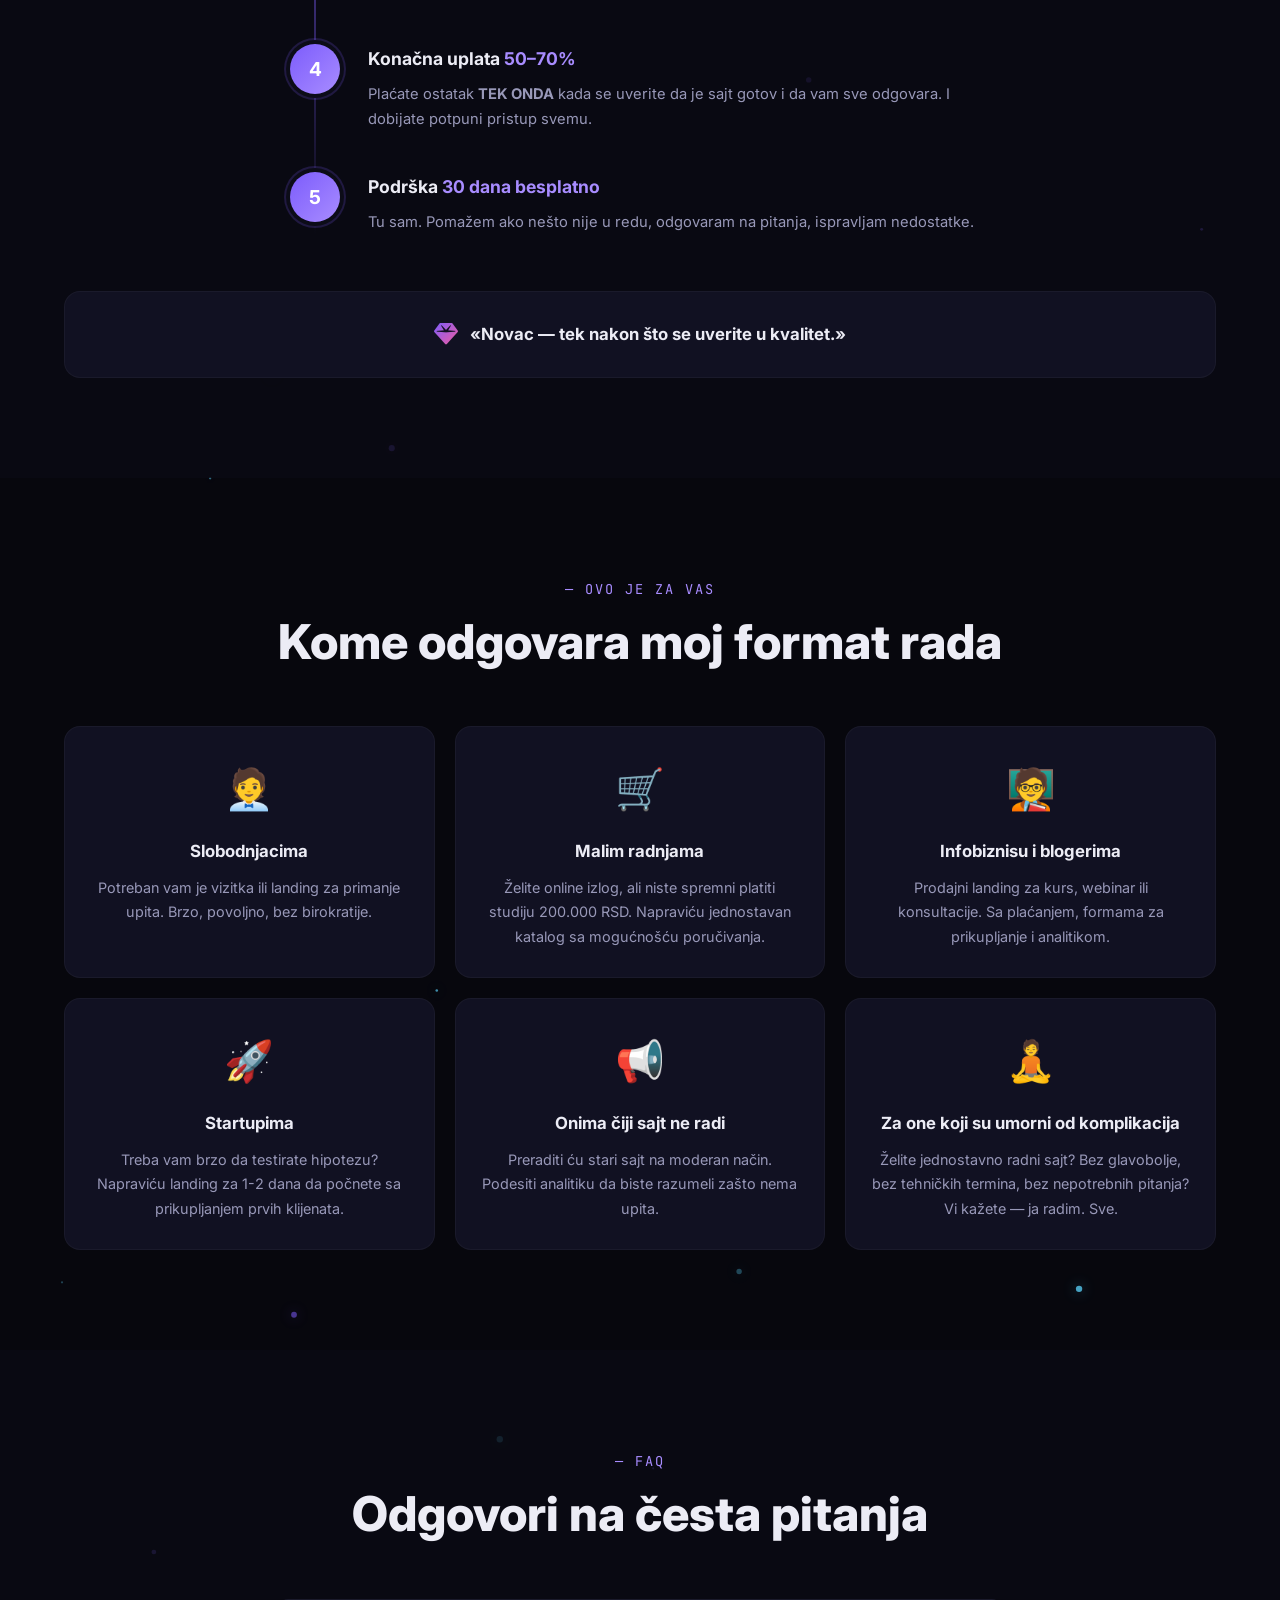
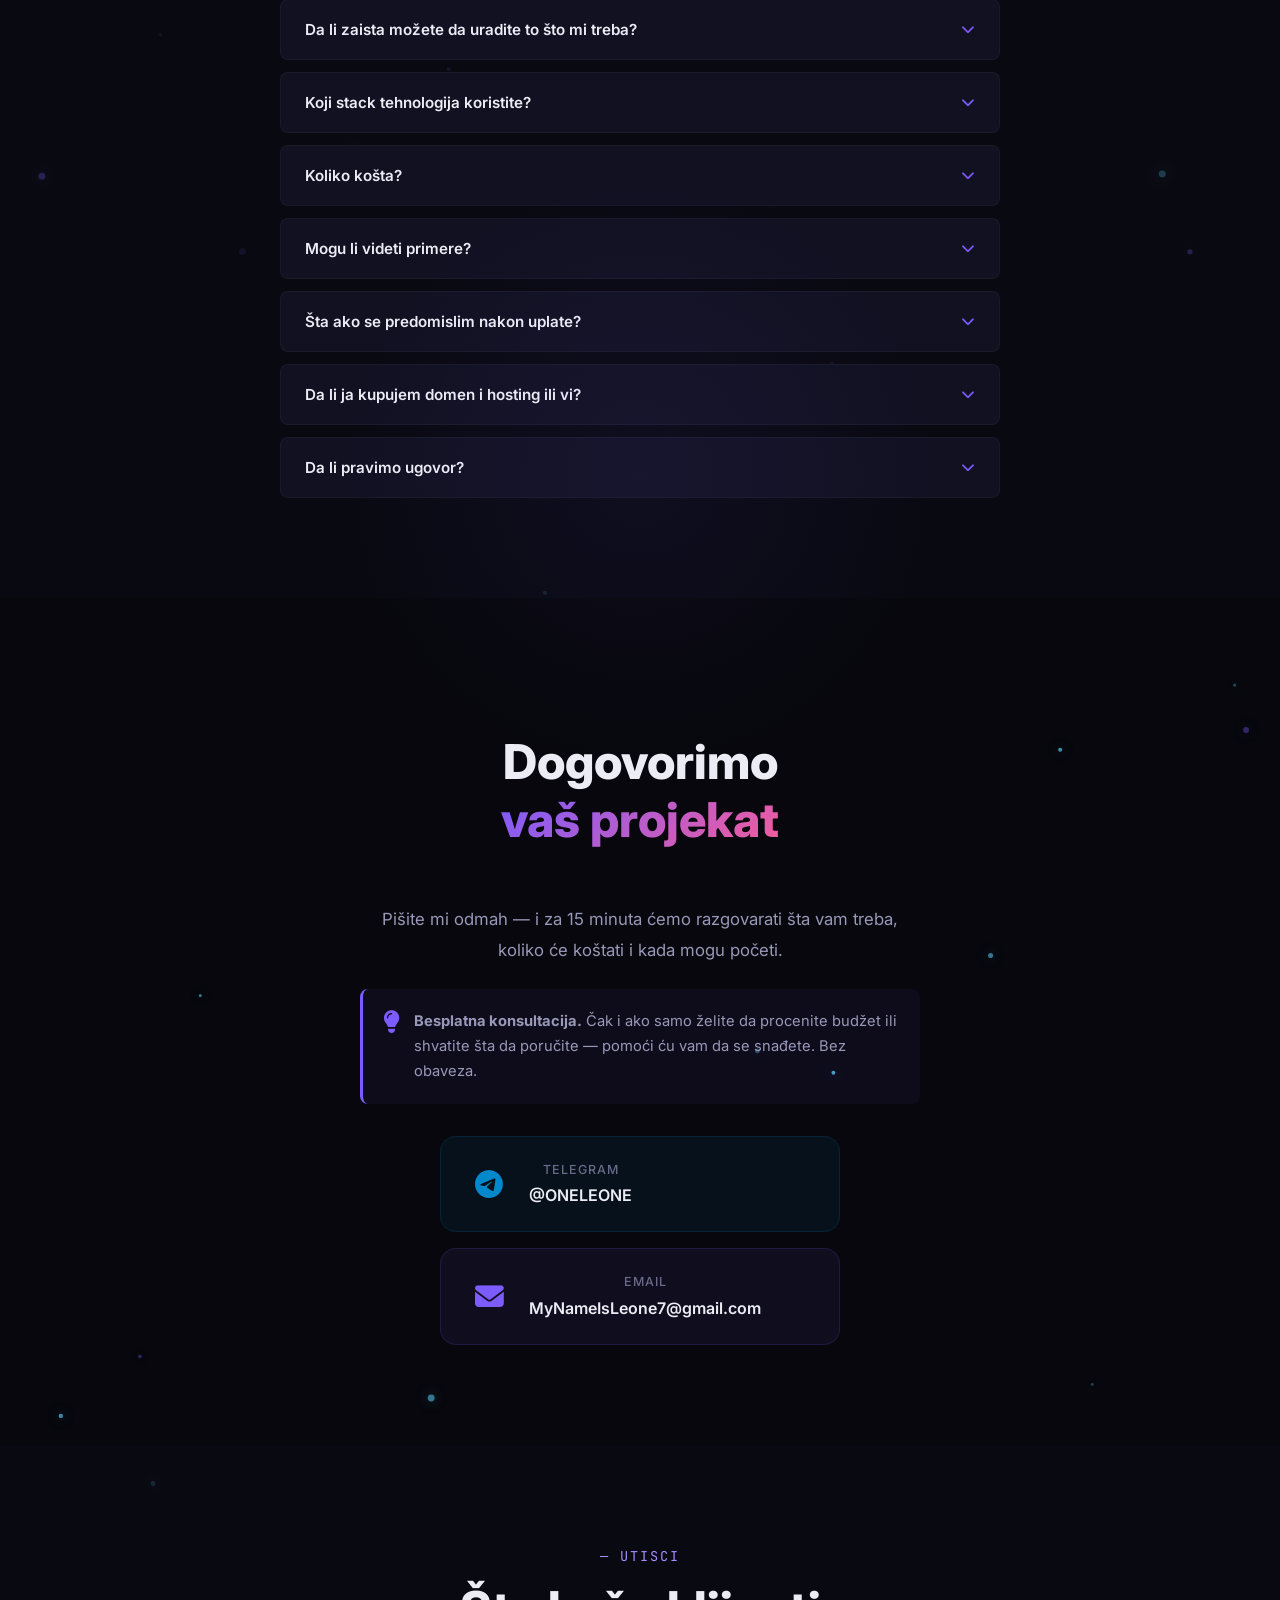
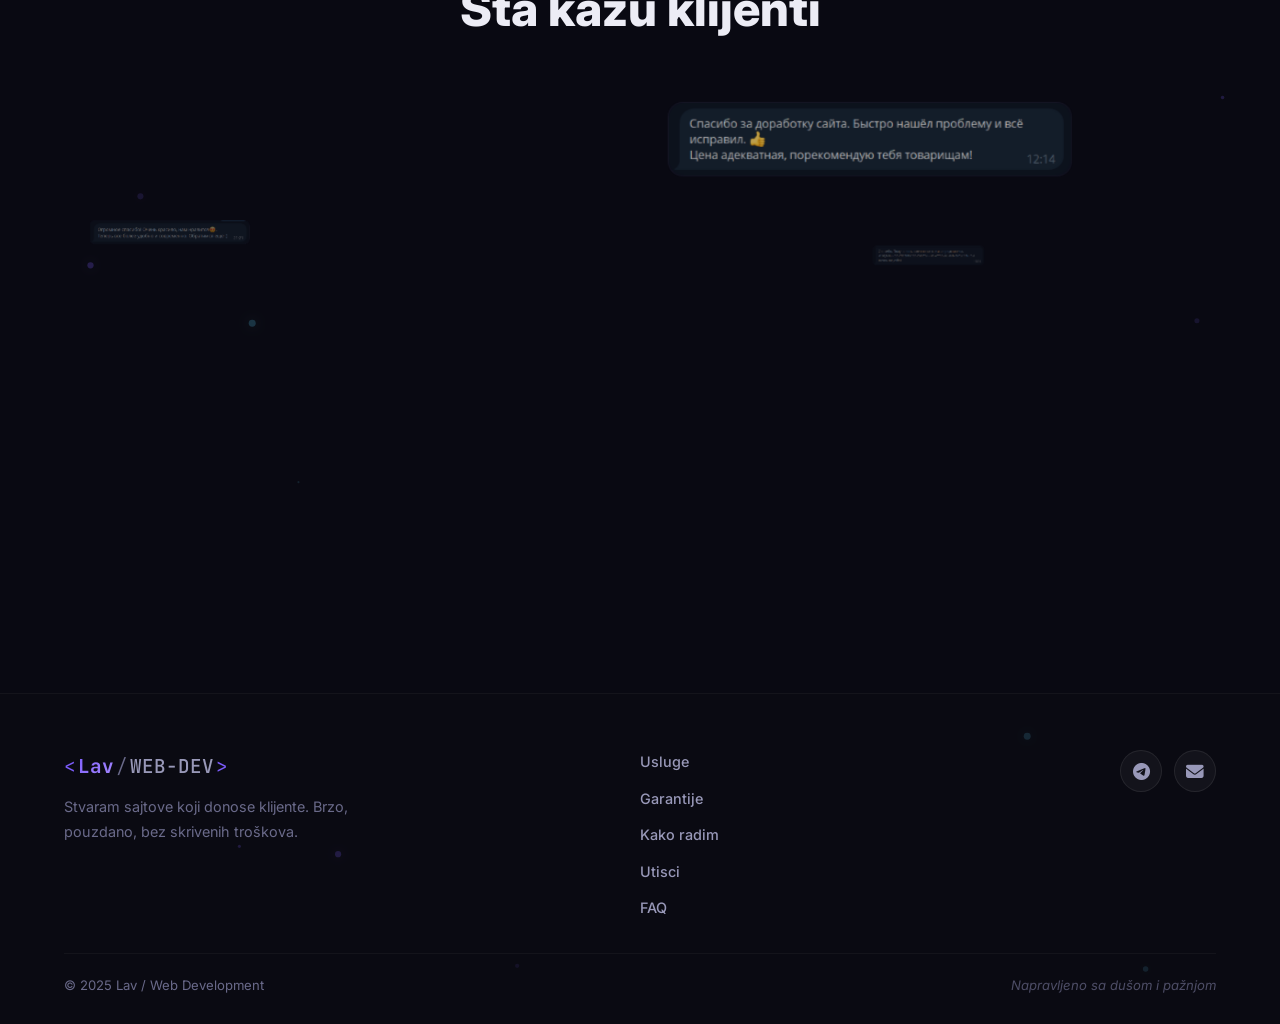
<file: sr/index.html>
﻿<!DOCTYPE html>
<html lang="sr">
<head>
    <!-- Google Tag Manager -->
    <script>(function(w,d,s,l,i){w[l]=w[l]||[];w[l].push({'gtm.start':
    new Date().getTime(),event:'gtm.js'});var f=d.getElementsByTagName(s)[0],
    j=d.createElement(s),dl=l!='dataLayer'?'&l='+l:'';j.async=true;j.src=
    'https://www.googletagmanager.com/gtm.js?id='+i+dl;f.parentNode.insertBefore(j,f);
    })(window,document,'script','dataLayer','GTM-TDPS82MZ');</script>
    <!-- End Google Tag Manager -->
    <meta charset="UTF-8" />
    <meta name="viewport" content="width=device-width, initial-scale=1.0" />
    <title>Lav | Web Developer — Sajtovi koji donose klijente</title>
    <link rel="stylesheet" href="../styles.css" />
    <link rel="preconnect" href="https://fonts.googleapis.com" />
    <link href="https://fonts.googleapis.com/css2?family=Inter:wght@300;400;500;600;700;800;900&family=JetBrains+Mono:wght@400;500;700&display=swap" rel="stylesheet" />
    <link rel="stylesheet" href="https://cdnjs.cloudflare.com/ajax/libs/font-awesome/6.5.0/css/all.min.css" />

    <!-- Google tag (gtag.js) -->
    <script async src="https://www.googletagmanager.com/gtag/js?id=G-P8C78F0GKL"></script>
    <script>
      window.dataLayer = window.dataLayer || [];
      function gtag(){dataLayer.push(arguments);}
      gtag('js', new Date());
      gtag('config', 'G-P8C78F0GKL');
    </script>
</head>
<body>
    <!-- Google Tag Manager (noscript) -->
    <noscript><iframe src="https://www.googletagmanager.com/ns.html?id=GTM-TDPS82MZ"
    height="0" width="0" style="display:none;visibility:hidden"></iframe></noscript>
    <!-- End Google Tag Manager (noscript) -->

    <!-- ════════════════ PARTICLES ════════════════ -->
    <canvas id="particles-canvas"></canvas>

    <!-- ════════════════ HEADER ════════════════ -->
    <header class="header" id="header">
        <div class="container header-container">
            <a href="#" class="logo">
                <span class="logo-bracket"><</span>
                <span class="logo-name">Lav</span>
                <span class="logo-divider"> / </span>
                <span class="logo-mono">WEB-DEV</span>
                <span class="logo-bracket">></span>
            </a>
            <nav class="nav" id="nav">
                <ul class="nav-list">
                    <li><a href="#services" class="nav-link">Usluge</a></li>
                    <li><a href="#guarantees" class="nav-link">Garantije</a></li>
                    <li><a href="#process" class="nav-link">Kako radim</a></li>
                    <li><a href="#testimonials" class="nav-link">Utisci</a></li>
                    <li><a href="#contact" class="nav-link">Kontakt</a></li>
                </ul>
            </nav>
            <div class="header-actions">
                <div class="lang-switch">
                    <a href="../" class="lang-link">RU</a>
                    <span class="lang-sep">/</span>
                    <a href="../en/" class="lang-link">EN</a>
                    <span class="lang-sep">/</span>
                    <a href="../sr/" class="lang-link active">SR</a>
                </div>
                <a href="#contact" class="btn btn--small btn--primary header-cta">
                    ✉️ Kontaktirajte me
                </a>
            </div>
            <button class="burger" id="burger" aria-label="Meni">
                <span></span><span></span><span></span>
            </button>
        </div>
    </header>

    <!-- ════════════════ HERO ════════════════ -->
    <section class="hero" id="hero">
        <div class="hero-glow"></div>
        <div class="container hero-content">
            <div class="hero-badge pulse-badge">
                <span class="badge-dot"></span>
                Spreman za nove projekte
            </div>
            <h1 class="hero-title" id="heroTitle">
                <span class="hero-typing" id="heroTyping"></span><span class="hero-cursor">|</span>
            </h1>
            <p class="hero-subtitle">
                Landing stranice, vizitke, manji projekti.<br />
                Sa analitikom, podešavanjem reklama i hostingom.
            </p>
            <div class="hero-actions">
                <a href="#contact" class="btn btn--large btn--primary btn--arrow">
                    <i class="fas fa-arrow-down"></i> Dogovorite projekat
                </a>
            </div>
        </div>
        <div class="scroll-hint">
            <span>Listaj</span>
            <i class="fas fa-chevron-down"></i>
        </div>
    </section>

    <!-- ════════════════ ABOUT ════════════════ -->
    <section class="section about" id="about">
        <div class="container">
            <div class="about-grid">
                <div class="about-visual reveal">
                    <div class="about-code-block">
                        <div class="code-line"><span class="code-keyword">const</span> <span class="code-func">createSite</span> = <span class="code-punct">(</span><span class="code-param">brief</span><span class="code-punct">)</span> <span class="code-keyword">=></span> <span class="code-punct">{</span></div>
                        <div class="code-line code-indent-1"><span class="code-keyword">const</span> result <span class="code-op">=</span> <span class="code-punct">{</span></div>
                        <div class="code-line code-indent-2"><span class="code-key">quality</span>: <span class="code-string">'premium'</span>,</div>
                        <div class="code-line code-indent-2"><span class="code-key">speed</span>: <span class="code-string">'1-4 days'</span>,</div>
                        <div class="code-line code-indent-2"><span class="code-key">price</span>: <span class="code-string">'fair'</span>,</div>
                        <div class="code-line code-indent-2"><span class="code-key">support</span>: <span class="code-string">'30 days free'</span>,</div>
                        <div class="code-line code-indent-1"><span class="code-punct">};</span></div>
                        <div class="code-line"><span class="code-keyword">return</span> <span class="code-function">render</span><span class="code-punct">(result);</span></div>
                        <div class="code-line"><span class="code-punct">};</span></div>
                        <div class="code-line code-comment"><span class="code-slash">//</span> ✅ Sajt je gotov. Klijenti su zadovoljni.</div>
                    </div>
                </div>
                <div class="about-text reveal">
                    <h2 class="section-title-left">
                        Sajt nije samo stranice na internetu,<br />
                        vec alat koji <span class="gradient-text">donosi klijente</span>.
                    </h2>
                    <p>Moj posao je da napravim da radi: prikuplja upite, privlaci paznju i prodaje.</p>
                    <p><strong>Kako to radim:</strong></p>

                    <div class="about-values">
                        <div class="value-item">
                            <span class="value-icon"><i class="fas fa-bolt"></i></span>
                            <span><strong>Bez dugih usaglašavanja.</strong> Sajt gotov za 1-4 dana.</span>
                        </div>
                        <div class="value-item">
                            <span class="value-icon"><i class="fas fa-lock"></i></span>
                            <span><strong>Bez skrivenih troškova.</strong> Fiksna cena, bez iznenađenja.</span>
                        </div>
                        <div class="value-item">
                            <span class="value-icon"><i class="fas fa-star"></i></span>
                            <span><strong>Bez gubitka kvaliteta.</strong> Brzo ne znači loše.</span>
                        </div>
                        <div class="value-item">
                            <span class="value-icon"><i class="fas fa-headset"></i></span>
                            <span><strong>Bez nestajanja.</strong> Nakon lansiranja sam tu i pomažem.</span>
                        </div>
                    </div>

                    <div class="about-story">
                        <p><strong>Zašto jeftinije od studija?</strong><br />
                        Nemam kancelariju, menadžere ni dodatne troškove. Samo rezultat.
                        Kvalitet kao u top studijima, cena višestruko niža.</p>
                    </div>
                    <p class="about-signature">— <span class="gradient-text">Lav</span>, web developer</p>
                </div>
            </div>
        </div>
    </section>

    <!-- ════════════════ SERVICES ════════════════ -->
    <section class="section services" id="services">
        <div class="container">
            <div class="section-label reveal">— Šta radim</div>
            <h2 class="section-title reveal">Moje usluge</h2>

            <div class="services-grid">
                <div class="service-card reveal reveal-1">
                    <div class="service-icon"><i class="fas fa-globe"></i></div>
                    <h3 class="service-title">🌐 Sajtovi</h3>
                    <ul class="service-list">
                        <li>Landing stranice (prodajne)</li>
                        <li>Vizitke</li>
                        <li>Korporativni sajtovi (do 7 stranica)</li>
                        <li>Prilagodljiv za telefone, tablete, računare</li>
                        <li>Brzo učitavanje</li>
                        <li>Efektne animacije</li>
                    </ul>
                </div>

                <div class="service-card reveal reveal-2">
                    <div class="service-icon"><i class="fab fa-telegram-plane"></i></div>
                    <h3 class="service-title">🤖 Telegram botovi</h3>
                    <ul class="service-list">
                        <li>Prikupljanje upita i konsultacije</li>
                        <li>Chat botovi sa menijem i odgovorima</li>
                        <li>Obaveštenja o novim porudžbinama</li>
                        <li>Slanje poruka</li>
                        <li>Automatizacija komunikacije</li>
                    </ul>
                </div>

                <div class="service-card reveal reveal-3">
                    <div class="service-icon"><i class="fas fa-chart-line"></i></div>
                    <h3 class="service-title">📊 Analitika</h3>
                    <ul class="service-list">
                        <li><strong>Google Analytics 4 (GA4)</strong></li>
                        <li><strong>Google Tag Manager (GTM)</strong></li>
                        <li>Pracenje ciljeva: pozivi, forme, klikovi</li>
                    </ul>
                </div>

                <div class="service-card reveal reveal-4">
                    <div class="service-icon"><i class="fas fa-cloud-upload-alt"></i></div>
                    <h3 class="service-title">☁️ Lansiranje i hosting</h3>
                    <ul class="service-list">
                        <li>Izbor i podešavanje hostinga</li>
                        <li>Domen i SSL sertifikat</li>
                        <li>Prenos sajta na stalni domen</li>
                        <li>Osnovni SEO: naslovi, meta tagovi, mapa sajta</li>
                    </ul>
                </div>

                <div class="service-card reveal reveal-5">
                    <div class="service-icon"><i class="fas fa-headset"></i></div>
                    <h3 class="service-title">🛟 Podrška</h3>
                    <ul class="service-list">
                        <li><strong>30 dana besplatne pomoći</strong></li>
                        <li>Ispravljanje grešaka</li>
                        <li>Pomoć oko pitanja</li>
                        <li>Manje dorade</li>
                    </ul>
                </div>

                <div class="service-card reveal reveal-6">
                    <div class="service-icon"><i class="fas fa-database"></i></div>
                    <h3 class="service-title">🗄 Osnovni backend</h3>
                    <ul class="service-list">
                        <li>Prikupljanje upita sa sajta</li>
                        <li>Čuvanje podataka</li>
                        <li>Bez složenog servera</li>
                    </ul>
                </div>
            </div>
        </div>
    </section>

    <!-- ════════════════ GUARANTEES ════════════════ -->
    <section class="section guarantees" id="guarantees">
        <div class="container">
            <div class="section-label reveal">— Tvoja sigurnost</div>
            <h2 class="section-title reveal">
                Garantije koje štite
            </h2>

            <div class="guarantees-grid">
                <div class="guarantee-card reveal reveal-1">
                    <div class="guarantee-badge">01</div>
                    <div class="guarantee-icon"><i class="fas fa-euro-sign"></i></div>
                    <h4>Poštena cena</h4>
                    <p>Fiksna cena je dogovorena pre početka rada. Bez skrivenih doplata.</p>
                    <div class="guarantee-tag">💰 Šta kažem — toliko i platite</div>
                </div>

                <div class="guarantee-card reveal reveal-2">
                    <div class="guarantee-badge">02</div>
                    <div class="guarantee-icon"><i class="fas fa-clock"></i></div>
                    <h4>Poštovanje rokova</h4>
                    <p>Kažem datum i držim ga se. Ako kasnim — <strong>popust 10% za svaki dan kašnjenja</strong>.</p>
                    <div class="guarantee-tag">⏱️ Još se nije desilo 😉</div>
                </div>

                <div class="guarantee-card reveal reveal-3">
                    <div class="guarantee-badge">03</div>
                    <div class="guarantee-icon"><i class="fas fa-key"></i></div>
                    <h4>Potpuni pristup sajtu</h4>
                    <p>Nakon uplate dobijate pristup apsolutno svemu što se odnosi na vaš sajt.</p>
                    <div class="guarantee-tag">🔑 Sajt je u potpunosti vaš. Zauvek.</div>
                </div>

                <div class="guarantee-card reveal reveal-4">
                    <div class="guarantee-badge">04</div>
                    <div class="guarantee-icon"><i class="fas fa-life-ring"></i></div>
                    <h4>30 dana podrške</h4>
                    <p>Nakon lansiranja sam tu: ispravljam greške, odgovaram na pitanja, pomažem. <strong>Besplatno.</strong></p>
                    <div class="guarantee-tag">📞 Tu sam čitav mesec</div>
                </div>

                <div class="guarantee-card guarantee-card--special reveal reveal-5">
                    <div class="guarantee-badge">05</div>
                    <div class="guarantee-icon"><i class="fas fa-hand-holding-usd"></i></div>
                    <h4>Povraćaj uplate</h4>
                    <p>Ako vam se na prikazu kategorički ne dopada rezultat — <strong>vraćam uplatu u potpunosti</strong>.</p>
                    <div class="guarantee-tag">🔄 Bez rasprave. Bez "ali". Bez nagovaranja.</div>
                </div>
            </div>

            <div class="guarantee-cta reveal">
                <div class="guarantee-quote">
                    <i class="fas fa-quote-left"></i>
                    Zašto sam tako siguran? Zato što radim kvalitetno. I ako uzmem projekat — dovodim ga do savršenstva.
                </div>
            </div>
        </div>
    </section>

    <!-- ════════════════ PROCESS ════════════════ -->
    <section class="section process" id="process">
        <div class="container">
            <div class="section-label reveal">— Kako radimo</div>
            <h2 class="section-title reveal">
                Jednostavno. Transparentno. Bez komplikacija.
            </h2>

            <div class="process-timeline">
                <div class="process-step reveal">
                    <div class="step-number">1</div>
                    <div class="step-content">
                        <h4>Upoznavanje</h4>
                        <p>Pišete mi. Razgovaramo o projektu: šta treba, koliko stranica, koje funkcije. Pripremam ponudu sa fiksnom cenom i rokovima.</p>
                    </div>
                </div>
                <div class="process-step reveal">
                    <div class="step-number">2</div>
                    <div class="step-content">
                        <h4>Uplata <span class="step-highlight">30–50%</span></h4>
                        <p>Uplaćujete depozit — to potvrđuje da počinjemo. Kupujem domen i hosting (ako treba) i počinjem razvoj.</p>
                    </div>
                </div>
                <div class="process-step reveal">
                    <div class="step-number">3</div>
                    <div class="step-content">
                        <h4>Razvoj i prikaz</h4>
                        <p>Kreiram sajt na privremenom domenu. Pregledate dizajn, forme, dugmad, mobilnu verziju. <strong>Izmene su besplatne. Koliko god.</strong></p>
                    </div>
                </div>
                <div class="process-step reveal">
                    <div class="step-number">4</div>
                    <div class="step-content">
                        <h4>Konačna uplata <span class="step-highlight">50–70%</span></h4>
                        <p>Plaćate ostatak <strong>TEK ONDA</strong> kada se uverite da je sajt gotov i da vam sve odgovara. I dobijate potpuni pristup svemu.</p>
                    </div>
                </div>
                <div class="process-step reveal">
                    <div class="step-number">5</div>
                    <div class="step-content">
                        <h4>Podrška <span class="step-highlight">30 dana besplatno</span></h4>
                        <p>Tu sam. Pomažem ako nešto nije u redu, odgovaram na pitanja, ispravljam nedostatke.</p>
                    </div>
                </div>
            </div>

            <div class="process-rule reveal">
                <i class="fas fa-gem"></i>
                <p><strong>«Novac — tek nakon što se uverite u kvalitet.»</strong></p>
            </div>
        </div>
    </section>

    <!-- ════════════════ TARGET AUDIENCE ════════════════ -->
    <section class="section audience" id="audience">
        <div class="container">
            <div class="section-label reveal">— Ovo je za vas</div>
            <h2 class="section-title reveal">Kome odgovara moj format rada</h2>

            <div class="audience-grid">
                <div class="audience-card reveal reveal-1">
                    <div class="audience-emoji">🧑‍💼</div>
                    <h4>Slobodnjacima</h4>
                    <p>Potreban vam je vizitka ili landing za primanje upita. Brzo, povoljno, bez birokratije.</p>
                </div>
                <div class="audience-card reveal reveal-2">
                    <div class="audience-emoji">🛒</div>
                    <h4>Malim radnjama</h4>
                    <p>Želite online izlog, ali niste spremni platiti studiju 200.000 RSD. Napraviću jednostavan katalog sa mogućnošću poručivanja.</p>
                </div>
                <div class="audience-card reveal reveal-3">
                    <div class="audience-emoji">🧑‍🏫</div>
                    <h4>Infobiznisu i blogerima</h4>
                    <p>Prodajni landing za kurs, webinar ili konsultacije. Sa plaćanjem, formama za prikupljanje i analitikom.</p>
                </div>
                <div class="audience-card reveal reveal-4">
                    <div class="audience-emoji">🚀</div>
                    <h4>Startupima</h4>
                    <p>Treba vam brzo da testirate hipotezu? Napraviću landing za 1-2 dana da počnete sa prikupljanjem prvih klijenata.</p>
                </div>
                <div class="audience-card reveal reveal-5">
                    <div class="audience-emoji">📢</div>
                    <h4>Onima čiji sajt ne radi</h4>
                    <p>Preraditi ću stari sajt na moderan način. Podesiti analitiku da biste razumeli zašto nema upita.</p>
                </div>
                <div class="audience-card reveal reveal-6">
                    <div class="audience-emoji">🧘</div>
                    <h4>Za one koji su umorni od komplikacija</h4>
                    <p>Želite jednostavno radni sajt? Bez glavobolje, bez tehničkih termina, bez nepotrebnih pitanja? Vi kažete — ja radim. Sve.</p>
                </div>
            </div>
        </div>
    </section>

    <!-- ════════════════ FAQ ════════════════ -->
    <section class="section faq" id="faq">
        <div class="container">
            <div class="section-label reveal">— FAQ</div>
            <h2 class="section-title reveal">Odgovori na česta pitanja</h2>

            <div class="faq-list reveal">
                <div class="faq-item">
                    <button class="faq-question">
                        <span>Da li zaista možete da uradite to što mi treba?</span>
                        <i class="fas fa-chevron-down"></i>
                    </button>
                    <div class="faq-answer">
                        <p>Hajde da razgovaramo. Ako znam kako da uradim — preuzimam i radim kvalitetno. Ako ne — reći ću iskreno, da ne gubimo vreme.</p>
                    </div>
                </div>
                <div class="faq-item">
                    <button class="faq-question">
                        <span>Koji stack tehnologija koristite?</span>
                        <i class="fas fa-chevron-down"></i>
                    </button>
                    <div class="faq-answer">
                        <p><strong>Vibecoding</strong> — kombinujem ručni razvoj sa AI alatima da napravim sajtove 3-5 puta brže. Ali za vas je bitan rezultat, a ne metod 😉</p>
                    </div>
                </div>
                <div class="faq-item">
                    <button class="faq-question">
                        <span>Koliko košta?</span>
                        <i class="fas fa-chevron-down"></i>
                    </button>
                    <div class="faq-answer">
                        <p>Sve zavisi od složenosti. Okvirne cene:</p>
                        <ul class="faq-prices">
                            <li><span class="faq-price-label">Landing stranica (1 str.)</span> <span class="faq-price-value">od 299 €</span></li>
                            <li><span class="faq-price-label">Vizitka (do 7 str.)</span> <span class="faq-price-value">od 999 €</span></li>
                            <li><span class="faq-price-label">Sa analitikom + GTM + hosting</span> <span class="faq-price-value">120 €</span></li>
                            <li><span class="faq-price-label">Dorade sajta</span> <span class="faq-price-value">od 15 €</span></li>
                        </ul>
                        <p>Tačnu cenu kažem nakon razgovora o zadatku.</p>
                    </div>
                </div>
                <div class="faq-item">
                    <button class="faq-question">
                        <span>Mogu li videti primere?</span>
                        <i class="fas fa-chevron-down"></i>
                    </button>
                    <div class="faq-answer">
                        <p>Da, šaljem primere u privatnom razgovoru. Pišite mi — i pokazaću šta umem.</p>
                    </div>
                </div>
                <div class="faq-item">
                    <button class="faq-question">
                        <span>Šta ako se predomislim nakon uplate?</span>
                        <i class="fas fa-chevron-down"></i>
                    </button>
                    <div class="faq-answer">
                        <p>Ako sam već počeo i ne možemo naći zajedničko rešenje — <strong>vraćam uplatu</strong>. Bez uvrede, bez rasprave. To je moja garancija.</p>
                    </div>
                </div>
                <div class="faq-item">
                    <button class="faq-question">
                        <span>Da li ja kupujem domen i hosting ili vi?</span>
                        <i class="fas fa-chevron-down"></i>
                    </button>
                    <div class="faq-answer">
                        <p>Može i tako i tako. Ako želite — ja kupim, podesim i pokažem kako dalje plaćati. Ako želite sami — pomažem da izaberete i sve povežem.</p>
                    </div>
                </div>
                <div class="faq-item">
                    <button class="faq-question">
                        <span>Da li pravimo ugovor?</span>
                        <i class="fas fa-chevron-down"></i>
                    </button>
                    <div class="faq-answer">
                        <p>Da. Po želji — zvanični ugovor ili pismeni dogovor u messengeru — kako vam odgovara.</p>
                    </div>
                </div>
            </div>
        </div>
    </section>

    <!-- ════════════════ CONTACT ════════════════ -->
    <section class="section contact" id="contact">
        <div class="container">
            <div class="section-label reveal">— Kontakt</div>
            <h2 class="section-title reveal">
                Dogovorimo<br />
                <span class="gradient-text">vaš projekat</span>
            </h2>

            <div class="contact-wrapper reveal">
                <p class="contact-text">
                    Pišite mi odmah — i za 15 minuta ćemo razgovarati šta vam treba,
                    koliko će koštati i kada mogu početi.
                </p>
                <div class="contact-highlight">
                    <i class="fas fa-lightbulb"></i>
                    <p><strong>Besplatna konsultacija.</strong> Čak i ako samo želite da procenite budžet ili shvatite šta da poručite — pomoći ću vam da se snađete. Bez obaveza.</p>
                </div>
                <div class="contact-links">
                    <a href="https://t.me/ONELEONE" target="_blank" class="contact-link-btn telegram">
                        <i class="fab fa-telegram-plane"></i>
                        <span>
                            <span class="contact-link-label">Telegram</span>
                            <span class="contact-link-value">@ONELEONE</span>
                        </span>
                    </a>
                    <a href="mailto:MyNameIsLeone7@gmail.com" class="contact-link-btn email">
                        <i class="fas fa-envelope"></i>
                        <span>
                            <span class="contact-link-label">Email</span>
                            <span class="contact-link-value">MyNameIsLeone7@gmail.com</span>
                        </span>
                    </a>
                </div>

            </div>
        </div>
    </section>

    <!-- ════════════════ TESTIMONIALS ════════════════ -->
    <section class="section testimonials" id="testimonials">
        <div class="container">
            <div class="section-label reveal">— Utisci</div>
            <h2 class="section-title reveal">Šta kažu klijenti</h2>

            <div class="carousel-3d-wrap">
                <div class="carousel-3d" id="carousel3d">
                    <div class="testimonial-card carousel-card" data-id="review-1">
                        <img src="../Screens/Screenshot_1.png" alt="Utisak 1" class="testimonial-screenshot" />
                    </div>

                    <div class="testimonial-card carousel-card" data-id="review-2">
                        <img src="../Screens/Screenshot_2.png" alt="Utisak 2" class="testimonial-screenshot" />
                    </div>

                    <div class="testimonial-card carousel-card" data-id="review-3">
                        <img src="../Screens/Screenshot_3.png" alt="Utisak 3" class="testimonial-screenshot" />
                    </div>
                </div>
            </div>
        </div>
    </section>

    <!-- ════════════════ FOOTER ════════════════ -->
    <footer class="footer" id="footer">
        <div class="container">
            <div class="footer-main">
                <div class="footer-brand">
                    <a href="#" class="logo">
                        <span class="logo-bracket"><</span>
                        <span class="logo-name">Lav</span>
                        <span class="logo-divider"> / </span>
                        <span class="logo-mono">WEB-DEV</span>
                        <span class="logo-bracket">></span>
                    </a>
                    <p class="footer-desc">Stvaram sajtove koji donose klijente. Brzo, pouzdano, bez skrivenih troškova.</p>
                </div>
                <div class="footer-links">
                    <a href="#services">Usluge</a>
                    <a href="#guarantees">Garantije</a>
                    <a href="#process">Kako radim</a>
                    <a href="#testimonials">Utisci</a>
                    <a href="#faq">FAQ</a>
                </div>
                <div class="footer-social">
                    <a href="https://t.me/ONELEONE" target="_blank" class="social-link" aria-label="Telegram"><i class="fab fa-telegram-plane"></i></a>
                    <a href="mailto:MyNameIsLeone7@gmail.com" class="social-link" aria-label="Email"><i class="fas fa-envelope"></i></a>
                </div>
            </div>
            <div class="footer-bottom">
                <p>&copy; 2025 Lav / Web Development</p>
                <p class="footer-soul">Napravljeno sa dušom i pažnjom</p>
            </div>
        </div>
    </footer>

    <div class="cookie-bar" id="cookieBar">
        <p class="cookie-text">Ovaj sajt koristi cookie fajlove radi poboljšanja rada. Nastavkom korišćenja sajta, slažete se sa ovim.</p>
        <button class="cookie-btn" id="cookieAccept">Prihvatam</button>
    </div>

    <script src="../script.js"></script>
</body>
</html>
</file>
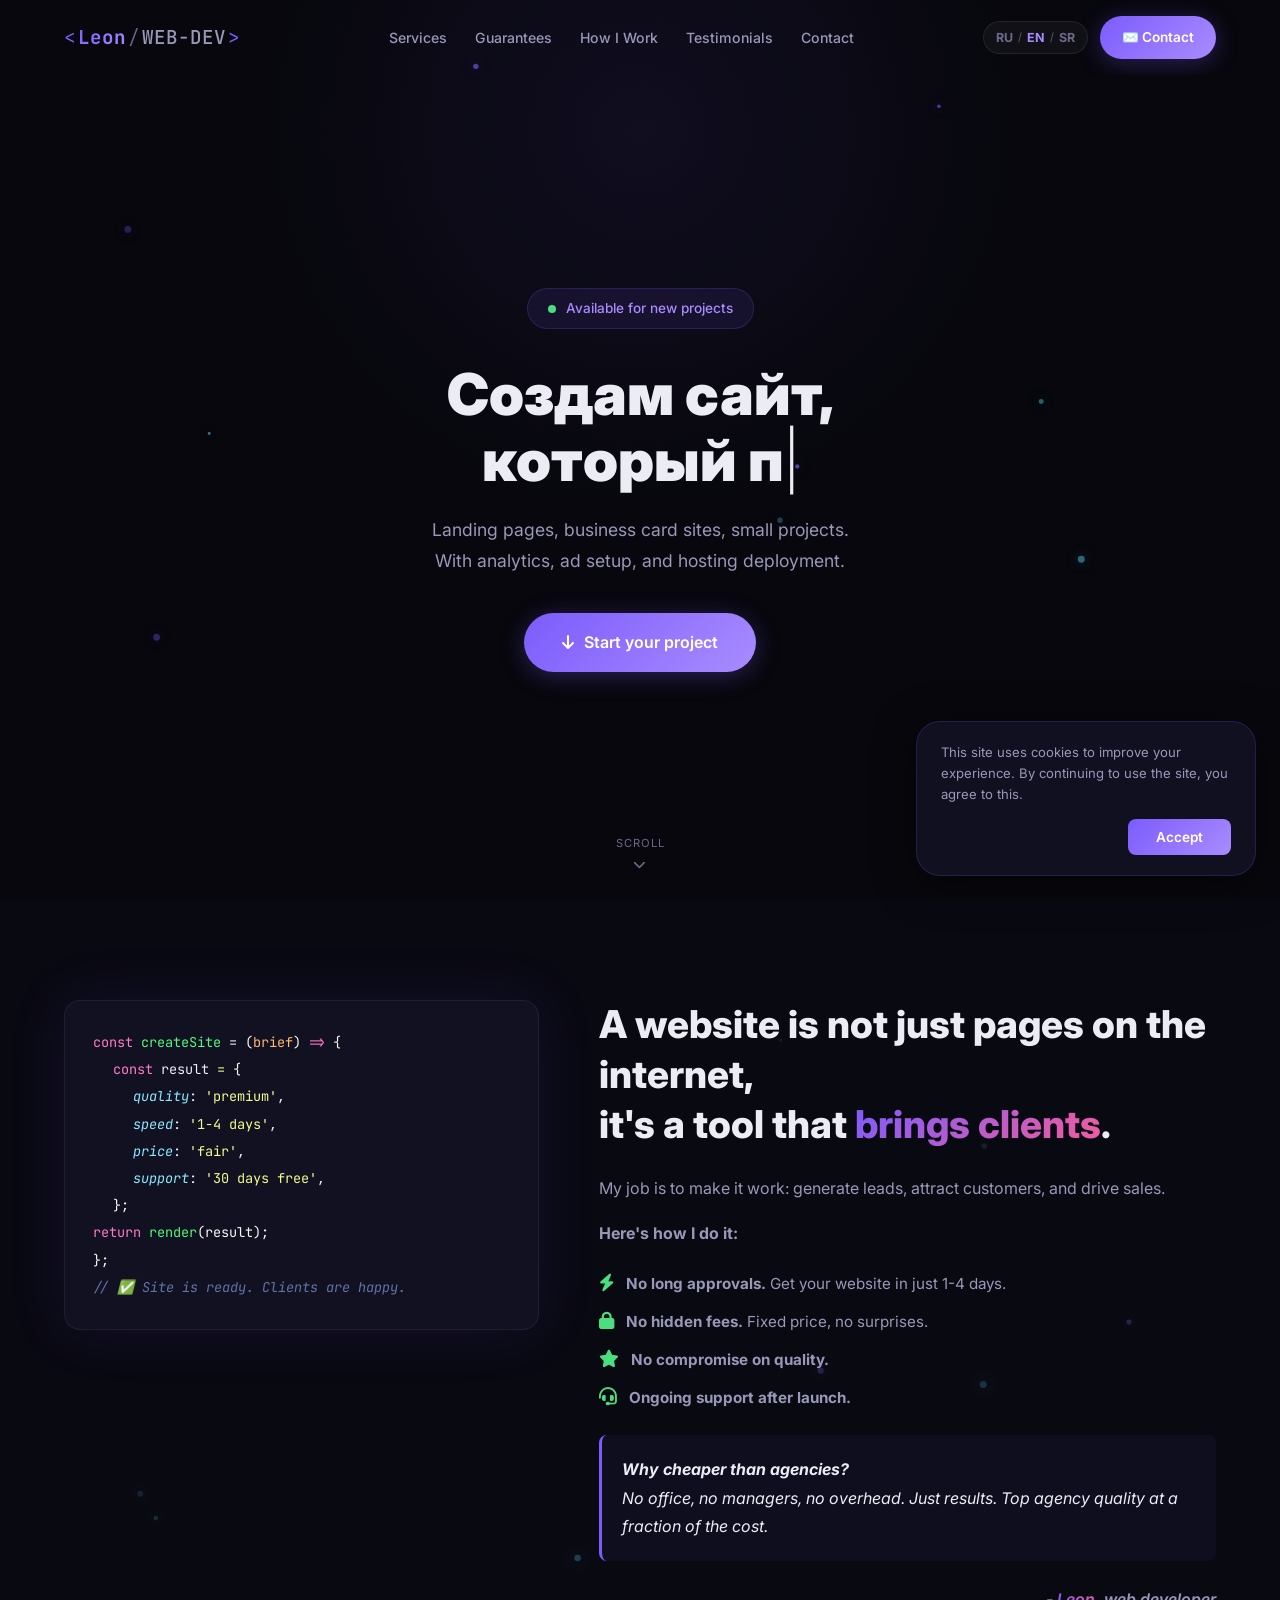
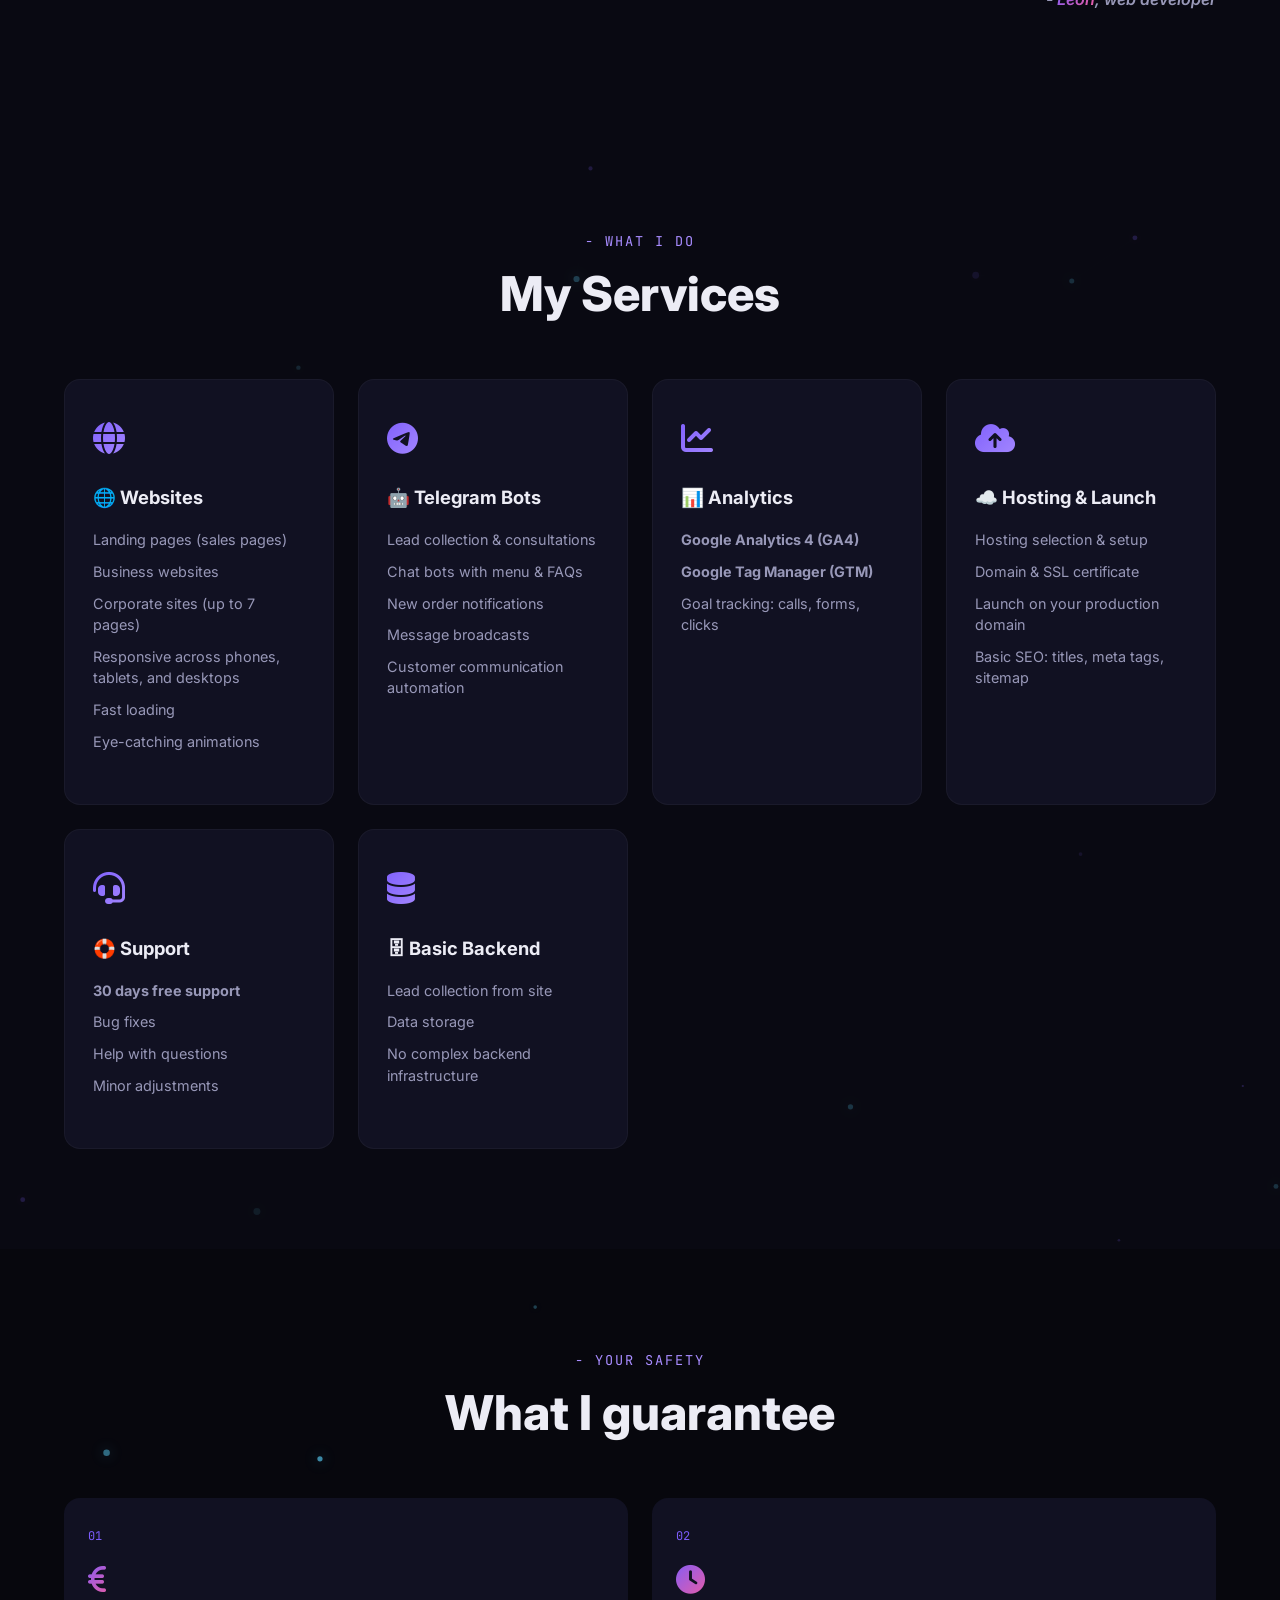
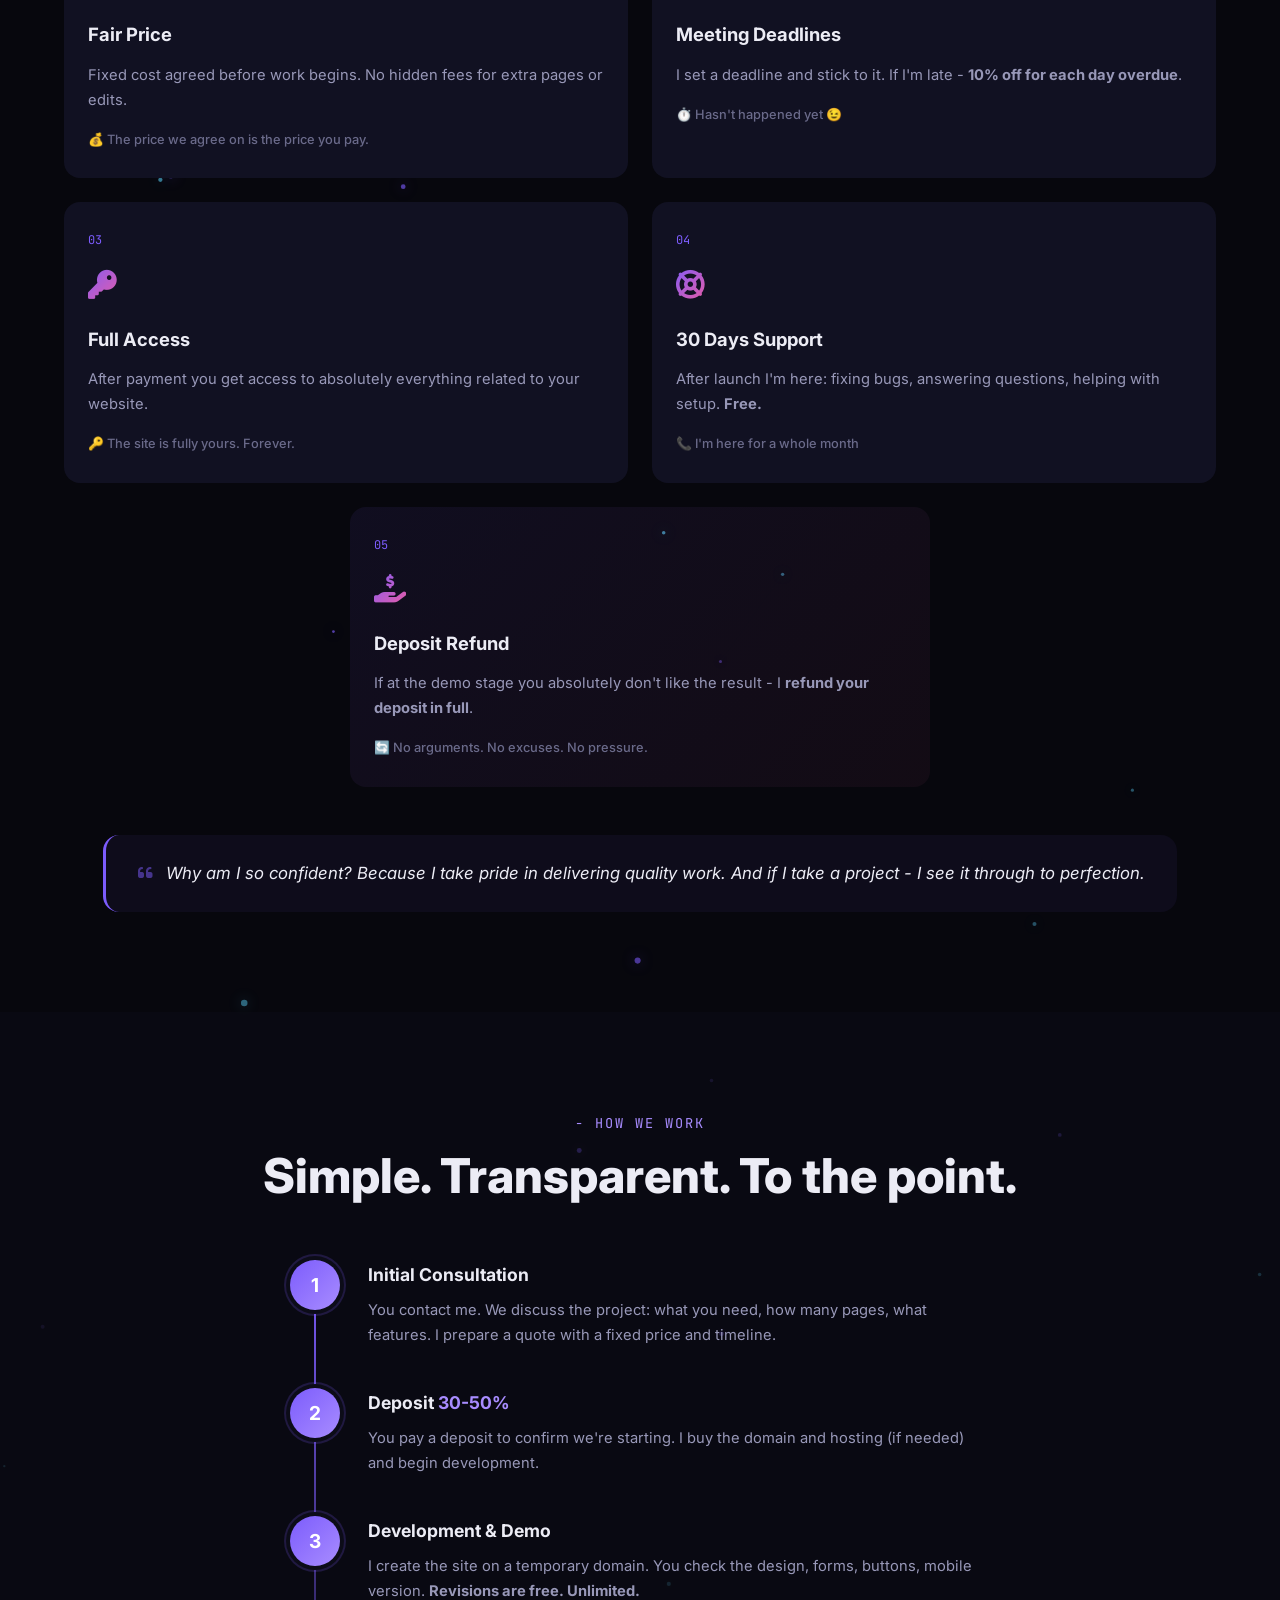
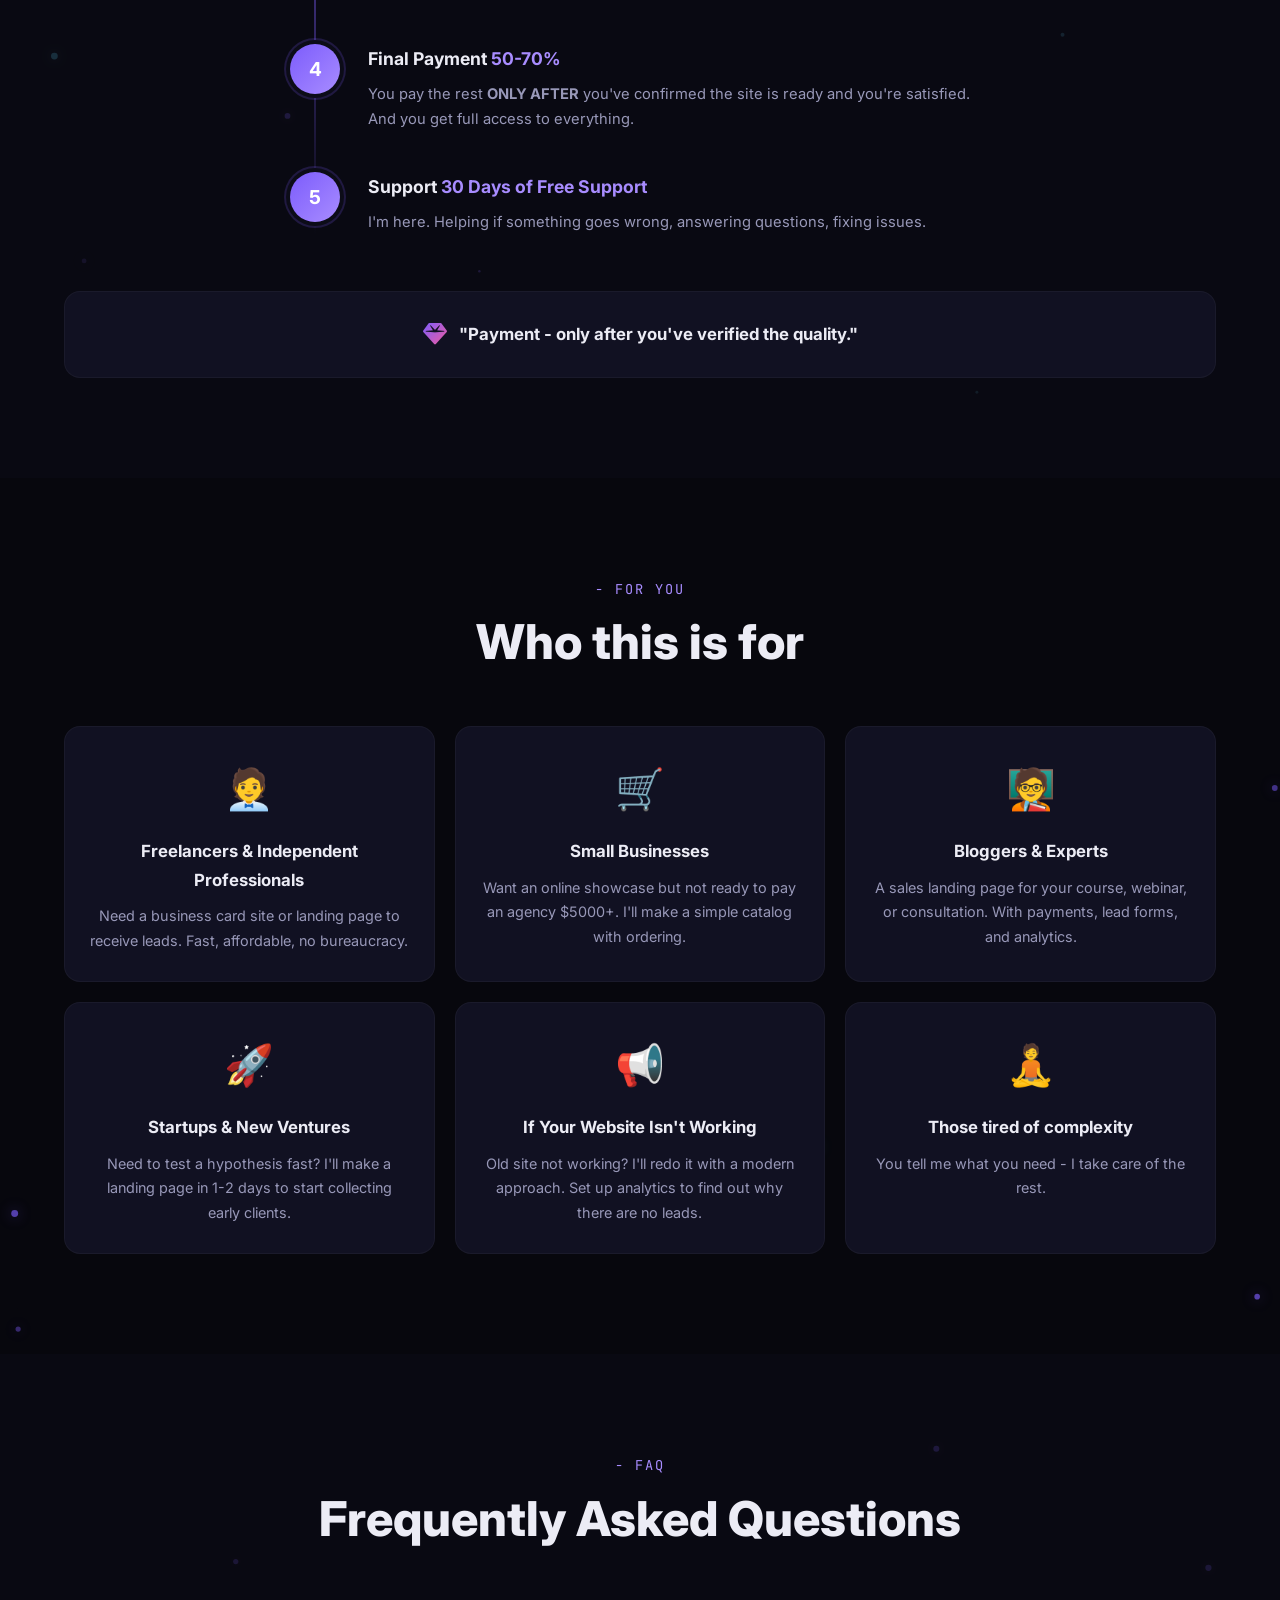
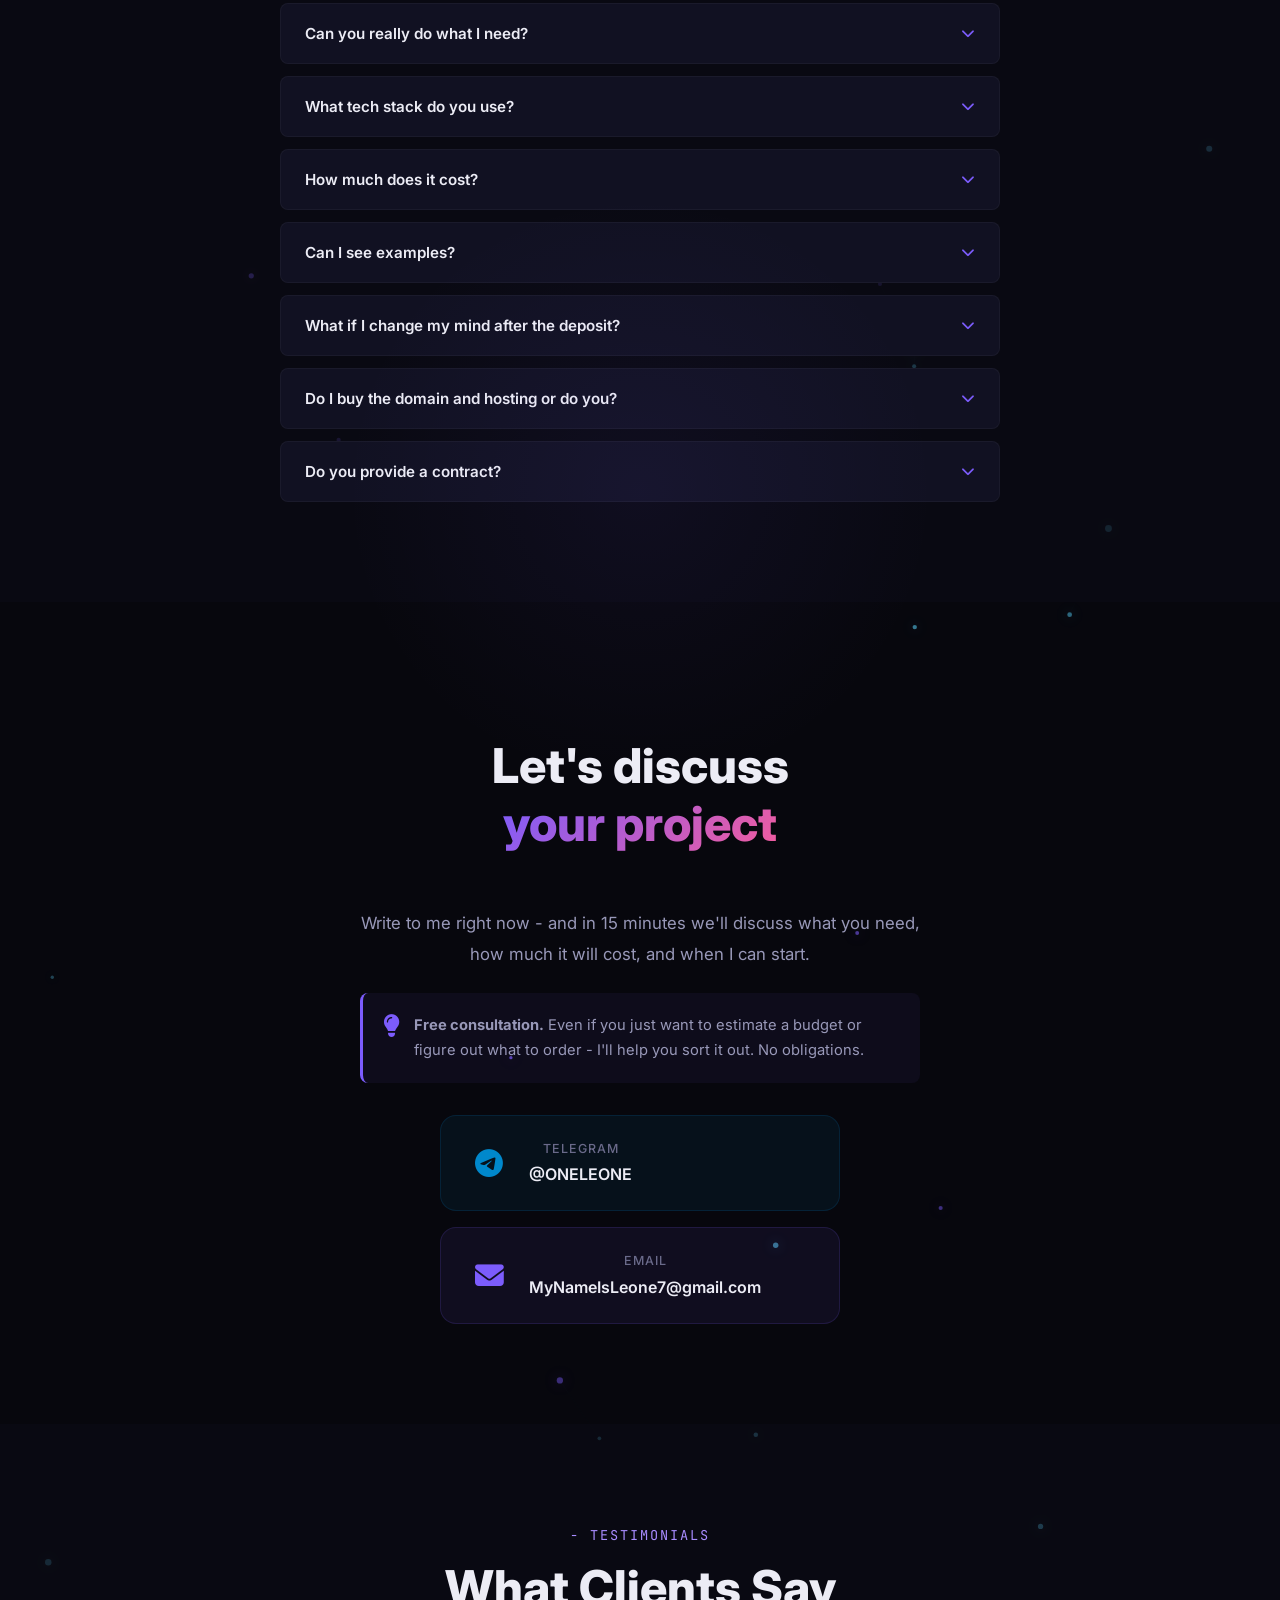
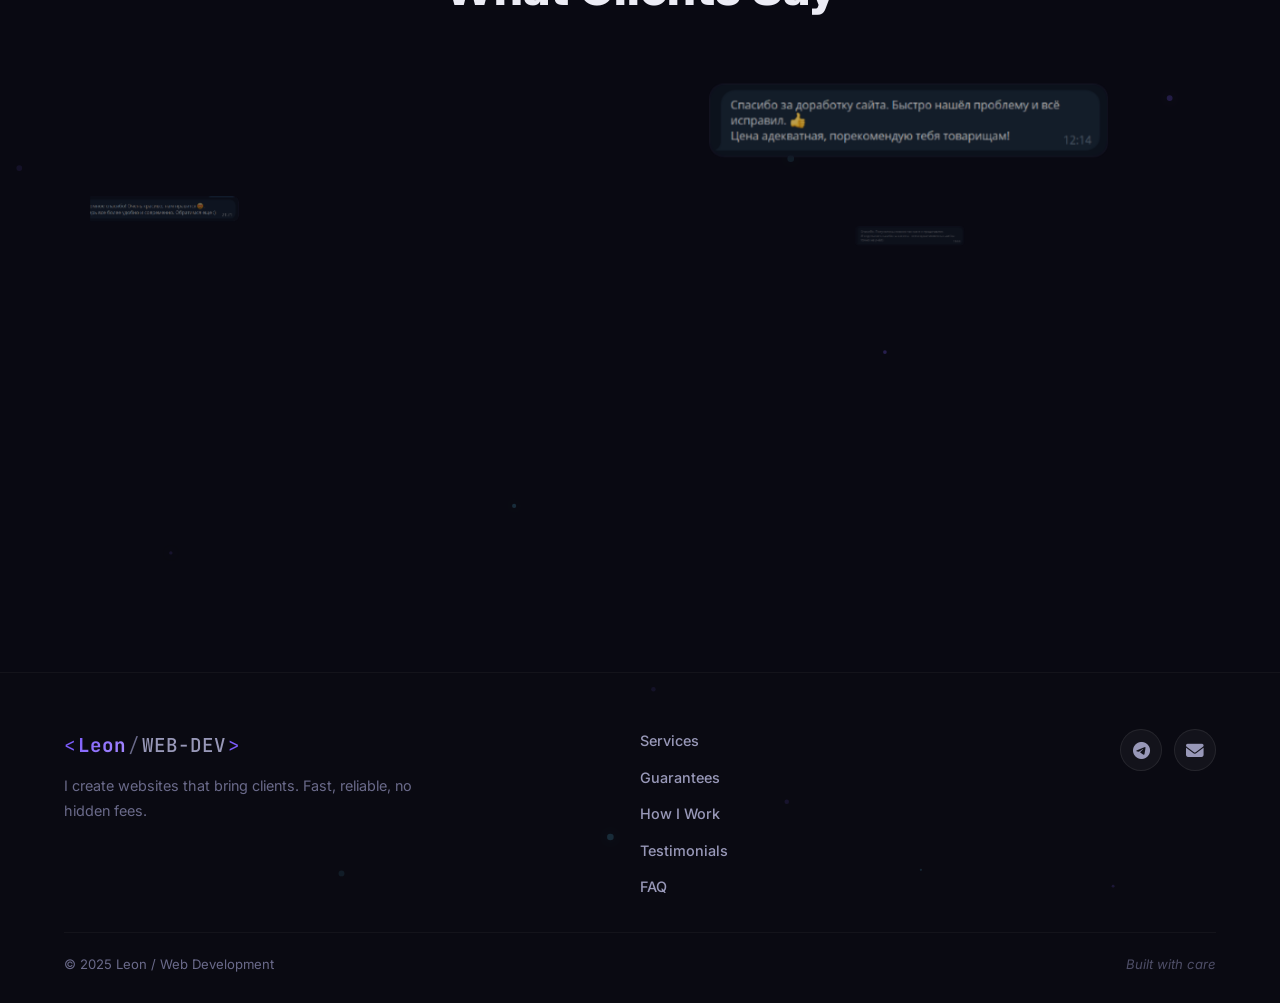
<file: index-en.html>
﻿<!DOCTYPE html>
<html lang="en">
<head>
    <!-- Google Tag Manager -->
    <script>(function(w,d,s,l,i){w[l]=w[l]||[];w[l].push({'gtm.start':
    new Date().getTime(),event:'gtm.js'});var f=d.getElementsByTagName(s)[0],
    j=d.createElement(s),dl=l!='dataLayer'?'&l='+l:'';j.async=true;j.src=
    'https://www.googletagmanager.com/gtm.js?id='+i+dl;f.parentNode.insertBefore(j,f);
    })(window,document,'script','dataLayer','GTM-TDPS82MZ');</script>
    <!-- End Google Tag Manager -->
    <meta charset="UTF-8" />
    <meta name="viewport" content="width=device-width, initial-scale=1.0" />
    <title>Leon | Web Developer - Websites That Bring Clients</title>
    <link rel="stylesheet" href="styles.css" />
    <link rel="preconnect" href="https://fonts.googleapis.com" />
    <link href="https://fonts.googleapis.com/css2?family=Inter:wght@300;400;500;600;700;800;900&family=JetBrains+Mono:wght@400;500;700&display=swap" rel="stylesheet" />
    <link rel="stylesheet" href="https://cdnjs.cloudflare.com/ajax/libs/font-awesome/6.5.0/css/all.min.css" />

    <!-- Google tag (gtag.js) -->
    <script async src="https://www.googletagmanager.com/gtag/js?id=G-P8C78F0GKL"></script>
    <script>
      window.dataLayer = window.dataLayer || [];
      function gtag(){dataLayer.push(arguments);}
      gtag('js', new Date());
      gtag('config', 'G-P8C78F0GKL');
    </script>
</head>
<body>
    <!-- Google Tag Manager (noscript) -->
    <noscript><iframe src="https://www.googletagmanager.com/ns.html?id=GTM-TDPS82MZ"
    height="0" width="0" style="display:none;visibility:hidden"></iframe></noscript>
    <!-- End Google Tag Manager (noscript) -->
    <canvas id="particles-canvas"></canvas>

    <header class="header" id="header">
        <div class="container header-container">
            <a href="#" class="logo">
                <span class="logo-bracket"><</span>
                <span class="logo-name">Leon</span>
                <span class="logo-divider"> / </span>
                <span class="logo-mono">WEB-DEV</span>
                <span class="logo-bracket">></span>
            </a>
            <nav class="nav" id="nav">
                <ul class="nav-list">
                    <li><a href="#services" class="nav-link">Services</a></li>
                    <li><a href="#guarantees" class="nav-link">Guarantees</a></li>
                    <li><a href="#process" class="nav-link">How I Work</a></li>
                    <li><a href="#testimonials" class="nav-link">Testimonials</a></li>
                    <li><a href="#contact" class="nav-link">Contact</a></li>
                </ul>
            </nav>
            <div class="header-actions">
                <div class="lang-switch">
                    <a href="index.html" class="lang-link">RU</a>
                    <span class="lang-sep">/</span>
                    <a href="index-en.html" class="lang-link active">EN</a>
                    <span class="lang-sep">/</span>
                    <a href="index-sr.html" class="lang-link">SR</a>
                </div>
                <a href="#contact" class="btn btn--small btn--primary header-cta">✉️ Contact</a>
            </div>
            <button class="burger" id="burger" aria-label="Menu">
                <span></span><span></span><span></span>
            </button>
        </div>
    </header>

    <section class="hero" id="hero">
        <div class="hero-glow"></div>
        <div class="container hero-content">
            <div class="hero-badge pulse-badge">
                <span class="badge-dot"></span>
                Available for new projects
            </div>
            <h1 class="hero-title" id="heroTitle">
                <span class="hero-typing" id="heroTyping"></span><span class="hero-cursor">|</span>
            </h1>
            <p class="hero-subtitle">
                Landing pages, business card sites, small projects.<br />
                With analytics, ad setup, and hosting deployment.
            </p>
            <div class="hero-actions">
                <a href="#contact" class="btn btn--large btn--primary btn--arrow">
                    <i class="fas fa-arrow-down"></i> Start your project
                </a>
            </div>
        </div>
        <div class="scroll-hint">
            <span>Scroll</span>
            <i class="fas fa-chevron-down"></i>
        </div>
    </section>

    <section class="section about" id="about">
        <div class="container">
            <div class="about-grid">
                <div class="about-visual reveal">
                    <div class="about-code-block">
                        <div class="code-line"><span class="code-keyword">const</span> <span class="code-func">createSite</span> = <span class="code-punct">(</span><span class="code-param">brief</span><span class="code-punct">)</span> <span class="code-keyword">=></span> <span class="code-punct">{</span></div>
                        <div class="code-line code-indent-1"><span class="code-keyword">const</span> result <span class="code-op">=</span> <span class="code-punct">{</span></div>
                        <div class="code-line code-indent-2"><span class="code-key">quality</span>: <span class="code-string">'premium'</span>,</div>
                        <div class="code-line code-indent-2"><span class="code-key">speed</span>: <span class="code-string">'1-4 days'</span>,</div>
                        <div class="code-line code-indent-2"><span class="code-key">price</span>: <span class="code-string">'fair'</span>,</div>
                        <div class="code-line code-indent-2"><span class="code-key">support</span>: <span class="code-string">'30 days free'</span>,</div>
                        <div class="code-line code-indent-1"><span class="code-punct">};</span></div>
                        <div class="code-line"><span class="code-keyword">return</span> <span class="code-function">render</span><span class="code-punct">(result);</span></div>
                        <div class="code-line"><span class="code-punct">};</span></div>
                        <div class="code-line code-comment"><span class="code-slash">//</span> ✅ Site is ready. Clients are happy.</div>
                    </div>
                </div>
                <div class="about-text reveal">
                    <h2 class="section-title-left">
                        A website is not just pages on the internet,<br />
                        it's a tool that <span class="gradient-text">brings clients</span>.
                    </h2>
                    <p>My job is to make it work: generate leads, attract customers, and drive sales.</p>
                    <p><strong>Here's how I do it:</strong></p>
                    <div class="about-values">
                        <div class="value-item"><span class="value-icon"><i class="fas fa-bolt"></i></span><span><strong>No long approvals.</strong> Get your website in just 1-4 days.</span></div>
                        <div class="value-item"><span class="value-icon"><i class="fas fa-lock"></i></span><span><strong>No hidden fees.</strong> Fixed price, no surprises.</span></div>
                        <div class="value-item"><span class="value-icon"><i class="fas fa-star"></i></span><span><strong>No compromise on quality.</strong></span></div>
                        <div class="value-item"><span class="value-icon"><i class="fas fa-headset"></i></span><span><strong>Ongoing support after launch.</strong></span></div>
                    </div>
                    <div class="about-story"><p><strong>Why cheaper than agencies?</strong><br />No office, no managers, no overhead. Just results. Top agency quality at a fraction of the cost.</p></div>
                    <p class="about-signature">- <span class="gradient-text">Leon</span>, web developer</p>
                </div>
            </div>
        </div>
    </section>

    <section class="section services" id="services">
        <div class="container">
            <div class="section-label reveal">- What I Do</div>
            <h2 class="section-title reveal">My Services</h2>
            <div class="services-grid">
                <div class="service-card reveal reveal-1">
                    <div class="service-icon"><i class="fas fa-globe"></i></div>
                    <h3 class="service-title">🌐 Websites</h3>
                    <ul class="service-list">
                        <li>Landing pages (sales pages)</li>
                        <li>Business websites</li>
                        <li>Corporate sites (up to 7 pages)</li>
                        <li>Responsive across phones, tablets, and desktops</li>
                        <li>Fast loading</li>
                        <li>Eye-catching animations</li>
                    </ul>
                </div>
                <div class="service-card reveal reveal-2">
                    <div class="service-icon"><i class="fab fa-telegram-plane"></i></div>
                    <h3 class="service-title">🤖 Telegram Bots</h3>
                    <ul class="service-list">
                        <li>Lead collection & consultations</li>
                        <li>Chat bots with menu & FAQs</li>
                        <li>New order notifications</li>
                        <li>Message broadcasts</li>
                        <li>Customer communication automation</li>
                    </ul>
                </div>
                <div class="service-card reveal reveal-3">
                    <div class="service-icon"><i class="fas fa-chart-line"></i></div>
                    <h3 class="service-title">📊 Analytics</h3>
                    <ul class="service-list">
                        <li><strong>Google Analytics 4 (GA4)</strong></li>
                        <li><strong>Google Tag Manager (GTM)</strong></li>
                        <li>Goal tracking: calls, forms, clicks</li>
                    </ul>
                </div>
                <div class="service-card reveal reveal-4">
                    <div class="service-icon"><i class="fas fa-cloud-upload-alt"></i></div>
                    <h3 class="service-title">☁️ Hosting & Launch</h3>
                    <ul class="service-list">
                        <li>Hosting selection & setup</li>
                        <li>Domain & SSL certificate</li>
                        <li>Launch on your production domain</li>
                        <li>Basic SEO: titles, meta tags, sitemap</li>
                    </ul>
                </div>
                <div class="service-card reveal reveal-5">
                    <div class="service-icon"><i class="fas fa-headset"></i></div>
                    <h3 class="service-title">🛟 Support</h3>
                    <ul class="service-list">
                        <li><strong>30 days free support</strong></li>
                        <li>Bug fixes</li>
                        <li>Help with questions</li>
                        <li>Minor adjustments</li>
                    </ul>
                </div>
                <div class="service-card reveal reveal-6">
                    <div class="service-icon"><i class="fas fa-database"></i></div>
                    <h3 class="service-title">🗄 Basic Backend</h3>
                    <ul class="service-list">
                        <li>Lead collection from site</li>
                        <li>Data storage</li>
                        <li>No complex backend infrastructure</li>
                    </ul>
                </div>
            </div>
        </div>
    </section>

    <section class="section guarantees" id="guarantees">
        <div class="container">
            <div class="section-label reveal">- Your Safety</div>
            <h2 class="section-title reveal">What I guarantee</h2>
            <div class="guarantees-grid">
                <div class="guarantee-card reveal reveal-1">
                    <div class="guarantee-badge">01</div>
                    <div class="guarantee-icon"><i class="fas fa-euro-sign"></i></div>
                    <h4>Fair Price</h4>
                    <p>Fixed cost agreed before work begins. No hidden fees for extra pages or edits.</p>
                    <div class="guarantee-tag">💰 The price we agree on is the price you pay.</div>
                </div>
                <div class="guarantee-card reveal reveal-2">
                    <div class="guarantee-badge">02</div>
                    <div class="guarantee-icon"><i class="fas fa-clock"></i></div>
                    <h4>Meeting Deadlines</h4>
                    <p>I set a deadline and stick to it. If I'm late - <strong>10% off for each day overdue</strong>.</p>
                    <div class="guarantee-tag">⏱️ Hasn't happened yet 😉</div>
                </div>
                <div class="guarantee-card reveal reveal-3">
                    <div class="guarantee-badge">03</div>
                    <div class="guarantee-icon"><i class="fas fa-key"></i></div>
                    <h4>Full Access</h4>
                    <p>After payment you get access to absolutely everything related to your website.</p>
                    <div class="guarantee-tag">🔑 The site is fully yours. Forever.</div>
                </div>
                <div class="guarantee-card reveal reveal-4">
                    <div class="guarantee-badge">04</div>
                    <div class="guarantee-icon"><i class="fas fa-life-ring"></i></div>
                    <h4>30 Days Support</h4>
                    <p>After launch I'm here: fixing bugs, answering questions, helping with setup. <strong>Free.</strong></p>
                    <div class="guarantee-tag">📞 I'm here for a whole month</div>
                </div>
                <div class="guarantee-card guarantee-card--special reveal reveal-5">
                    <div class="guarantee-badge">05</div>
                    <div class="guarantee-icon"><i class="fas fa-hand-holding-usd"></i></div>
                    <h4>Deposit Refund</h4>
                    <p>If at the demo stage you absolutely don't like the result - I <strong>refund your deposit in full</strong>.</p>
                    <div class="guarantee-tag">🔄 No arguments. No excuses. No pressure.</div>
                </div>
            </div>
            <div class="guarantee-cta reveal">
                <div class="guarantee-quote">
                    <i class="fas fa-quote-left"></i>
                    Why am I so confident? Because I take pride in delivering quality work. And if I take a project - I see it through to perfection.
                </div>
            </div>
        </div>
    </section>

    <section class="section process" id="process">
        <div class="container">
            <div class="section-label reveal">- How We Work</div>
            <h2 class="section-title reveal">Simple. Transparent. To the point.</h2>
            <div class="process-timeline">
                <div class="process-step reveal">
                    <div class="step-number">1</div>
                    <div class="step-content">
                        <h4>Initial Consultation</h4>
                        <p>You contact me. We discuss the project: what you need, how many pages, what features. I prepare a quote with a fixed price and timeline.</p>
                    </div>
                </div>
                <div class="process-step reveal">
                    <div class="step-number">2</div>
                    <div class="step-content">
                        <h4>Deposit <span class="step-highlight">30-50%</span></h4>
                        <p>You pay a deposit to confirm we're starting. I buy the domain and hosting (if needed) and begin development.</p>
                    </div>
                </div>
                <div class="process-step reveal">
                    <div class="step-number">3</div>
                    <div class="step-content">
                        <h4>Development & Demo</h4>
                        <p>I create the site on a temporary domain. You check the design, forms, buttons, mobile version. <strong>Revisions are free. Unlimited.</strong></p>
                    </div>
                </div>
                <div class="process-step reveal">
                    <div class="step-number">4</div>
                    <div class="step-content">
                        <h4>Final Payment <span class="step-highlight">50-70%</span></h4>
                        <p>You pay the rest <strong>ONLY AFTER</strong> you've confirmed the site is ready and you're satisfied. And you get full access to everything.</p>
                    </div>
                </div>
                <div class="process-step reveal">
                    <div class="step-number">5</div>
                    <div class="step-content">
                        <h4>Support <span class="step-highlight">30 Days of Free Support</span></h4>
                        <p>I'm here. Helping if something goes wrong, answering questions, fixing issues.</p>
                    </div>
                </div>
            </div>
            <div class="process-rule reveal">
                <i class="fas fa-gem"></i>
                <p><strong>"Payment - only after you've verified the quality."</strong></p>
            </div>
        </div>
    </section>

    <section class="section audience" id="audience">
        <div class="container">
            <div class="section-label reveal">- For You</div>
            <h2 class="section-title reveal">Who this is for</h2>
            <div class="audience-grid">
                <div class="audience-card reveal reveal-1"><div class="audience-emoji">🧑‍💼</div><h4>Freelancers & Independent Professionals</h4><p>Need a business card site or landing page to receive leads. Fast, affordable, no bureaucracy.</p></div>
                <div class="audience-card reveal reveal-2"><div class="audience-emoji">🛒</div><h4>Small Businesses</h4><p>Want an online showcase but not ready to pay an agency $5000+. I'll make a simple catalog with ordering.</p></div>
                <div class="audience-card reveal reveal-3"><div class="audience-emoji">🧑‍🏫</div><h4>Bloggers & Experts</h4><p>A sales landing page for your course, webinar, or consultation. With payments, lead forms, and analytics.</p></div>
                <div class="audience-card reveal reveal-4"><div class="audience-emoji">🚀</div><h4>Startups & New Ventures</h4><p>Need to test a hypothesis fast? I'll make a landing page in 1-2 days to start collecting early clients.</p></div>
                <div class="audience-card reveal reveal-5"><div class="audience-emoji">📢</div><h4>If Your Website Isn't Working</h4><p>Old site not working? I'll redo it with a modern approach. Set up analytics to find out why there are no leads.</p></div>
                <div class="audience-card reveal reveal-6"><div class="audience-emoji">🧘</div><h4>Those tired of complexity</h4><p>You tell me what you need - I take care of the rest.</p></div>
            </div>
        </div>
    </section>

    <section class="section faq" id="faq">
        <div class="container">
            <div class="section-label reveal">- FAQ</div>
            <h2 class="section-title reveal">Frequently Asked Questions</h2>
            <div class="faq-list reveal">
                <div class="faq-item"><button class="faq-question"><span>Can you really do what I need?</span><i class="fas fa-chevron-down"></i></button><div class="faq-answer"><p>Let's discuss it. If I know how to do it - I'll take it on and deliver it properly. If not - I'll be honest and won't waste your time.</p></div></div>
                <div class="faq-item"><button class="faq-question"><span>What tech stack do you use?</span><i class="fas fa-chevron-down"></i></button><div class="faq-answer"><p><strong>Vibecoding</strong> - I combine manual development with AI tools to build sites 3-5x faster. But for you, what matters is the result, not the method 😉</p></div></div>
                <div class="faq-item"><button class="faq-question"><span>How much does it cost?</span><i class="fas fa-chevron-down"></i></button><div class="faq-answer"><p>It depends on complexity. Starting prices:</p><ul class="faq-prices"><li><span class="faq-price-label">Landing page (1 page)</span><span class="faq-price-value">from 299€</span></li><li><span class="faq-price-label">Business website (up to 7 pages)</span><span class="faq-price-value">from 999€</span></li><li><span class="faq-price-label">With analytics + GTM + hosting</span><span class="faq-price-value">120€</span></li><li><span class="faq-price-label">Website revisions</span><span class="faq-price-value">from 15€</span></li></ul><p>I'll give the exact price after discussing your task.</p></div></div>
                <div class="faq-item"><button class="faq-question"><span>Can I see examples?</span><i class="fas fa-chevron-down"></i></button><div class="faq-answer"><p>Yes, I share examples in private conversation. Write to me and I'll show you what I can do.</p></div></div>
                <div class="faq-item"><button class="faq-question"><span>What if I change my mind after the deposit?</span><i class="fas fa-chevron-down"></i></button><div class="faq-answer"><p>If I've already started and we can't find a solution - I <strong>refund your deposit</strong>. No hard feelings, no arguments. That's my guarantee.</p></div></div>
                <div class="faq-item"><button class="faq-question"><span>Do I buy the domain and hosting or do you?</span><i class="fas fa-chevron-down"></i></button><div class="faq-answer"><p>Either way works. If you want - I'll buy, set up, and show you how to pay going forward. If you want to do it yourself - I'll help you choose and connect everything.</p></div></div>
                <div class="faq-item"><button class="faq-question"><span>Do you provide a contract?</span><i class="fas fa-chevron-down"></i></button><div class="faq-answer"><p>Yes. Either an official contract (for self-employed or businesses) or a written agreement in messenger - whichever is more convenient for you.</p></div></div>
            </div>
        </div>
    </section>

    <section class="section contact" id="contact">
        <div class="container">
            <div class="section-label reveal">- Contact</div>
            <h2 class="section-title reveal">
                Let's discuss<br />
                <span class="gradient-text">your project</span>
            </h2>
            <div class="contact-wrapper reveal">
                <p class="contact-text">Write to me right now - and in 15 minutes we'll discuss what you need, how much it will cost, and when I can start.</p>
                <div class="contact-highlight"><i class="fas fa-lightbulb"></i><p><strong>Free consultation.</strong> Even if you just want to estimate a budget or figure out what to order - I'll help you sort it out. No obligations.</p></div>
                <div class="contact-links">
                    <a href="https://t.me/ONELEONE" target="_blank" class="contact-link-btn telegram">
                        <i class="fab fa-telegram-plane"></i>
                        <span>
                            <span class="contact-link-label">Telegram</span>
                            <span class="contact-link-value">@ONELEONE</span>
                        </span>
                    </a>
                    <a href="mailto:MyNameIsLeone7@gmail.com" class="contact-link-btn email">
                        <i class="fas fa-envelope"></i>
                        <span>
                            <span class="contact-link-label">Email</span>
                            <span class="contact-link-value">MyNameIsLeone7@gmail.com</span>
                        </span>
                    </a>
                </div>
            </div>
        </div>
    </section>

    <section class="section testimonials" id="testimonials">
        <div class="container">
            <div class="section-label reveal">- Testimonials</div>
            <h2 class="section-title reveal">What Clients Say</h2>

            <div class="carousel-3d-wrap">
                <div class="carousel-3d" id="carousel3d">
                    <div class="testimonial-card carousel-card" data-id="review-1">
                        <img src="Screens/Screenshot_1.png" alt="Review 1" class="testimonial-screenshot" />
                    </div>

                    <div class="testimonial-card carousel-card" data-id="review-2">
                        <img src="Screens/Screenshot_2.png" alt="Review 2" class="testimonial-screenshot" />
                    </div>

                    <div class="testimonial-card carousel-card" data-id="review-3">
                        <img src="Screens/Screenshot_3.png" alt="Review 3" class="testimonial-screenshot" />
                    </div>
                </div>
            </div>
        </div>
    </section>

    <footer class="footer">
        <div class="container">
            <div class="footer-main">
                <div class="footer-brand">
                    <a href="#" class="logo"><span class="logo-bracket"><</span><span class="logo-name">Leon</span><span class="logo-divider"> / </span><span class="logo-mono">WEB-DEV</span><span class="logo-bracket">></span></a>
                    <p class="footer-desc">I create websites that bring clients. Fast, reliable, no hidden fees.</p>
                </div>
                <div class="footer-links"><a href="#services">Services</a><a href="#guarantees">Guarantees</a><a href="#process">How I Work</a><a href="#testimonials">Testimonials</a><a href="#faq">FAQ</a></div>
                <div class="footer-social"><a href="https://t.me/ONELEONE" target="_blank" class="social-link"><i class="fab fa-telegram-plane"></i></a><a href="mailto:MyNameIsLeone7@gmail.com" class="social-link"><i class="fas fa-envelope"></i></a></div>
            </div>
            <div class="footer-bottom"><p>&copy; 2025 Leon / Web Development</p><p class="footer-soul">Built with care</p></div>
        </div>
    </footer>

    <div class="cookie-bar" id="cookieBar">
        <p class="cookie-text">This site uses cookies to improve your experience. By continuing to use the site, you agree to this.</p>
        <button class="cookie-btn" id="cookieAccept">Accept</button>
    </div>

    <script src="script.js"></script>
</body>
</html>
</file>
<file: styles.css>
/* ============================================
   🎨 Лев / WEB-DEV — Креативный лендинг
   ============================================ */

/* ---------- 🔹 Reset & Variables ---------- */
*,
*::before,
*::after {
    margin: 0;
    padding: 0;
    box-sizing: border-box;
}

:root {
    --bg: #07070d;
    --bg-alt: #0c0c18;
    --bg-card: #111122;
    --bg-card-hover: #181830;
    --text: #ececf5;
    --text-secondary: #9898b8;
    --text-muted: #6a6a8a;
    --accent: #7c5cfc;
    --accent-light: #a88cff;
    --accent-pink: #f25c9e;
    --accent-cyan: #5cd6ff;
    --gradient-1: linear-gradient(135deg, #7c5cfc, #a88cff);
    --gradient-2: linear-gradient(135deg, #7c5cfc, #f25c9e);
    --gradient-3: linear-gradient(135deg, #5cd6ff, #7c5cfc);
    --gradient-glow: linear-gradient(135deg, rgba(124, 92, 252, 0.15), rgba(242, 92, 158, 0.1));
    --shadow-sm: 0 2px 12px rgba(0, 0, 0, 0.3);
    --shadow-md: 0 8px 40px rgba(0, 0, 0, 0.5);
    --shadow-lg: 0 16px 80px rgba(0, 0, 0, 0.6);
    --shadow-glow: 0 0 60px rgba(124, 92, 252, 0.1);
    --radius-sm: 8px;
    --radius-md: 16px;
    --radius-lg: 24px;
    --radius-xl: 32px;
    --transition: 0.35s cubic-bezier(0.4, 0, 0.2, 1);
    --font: 'Inter', -apple-system, BlinkMacSystemFont, 'Segoe UI', sans-serif;
    --font-mono: 'JetBrains Mono', 'Fira Code', monospace;
    --cursor-color: var(--accent-1);
}

html {
    scroll-behavior: smooth;
    scroll-padding-top: 90px;
    overflow-x: hidden;
    width: 100%;
    max-width: 100%;
}

body {
    font-family: var(--font);
    background: var(--bg);
    color: var(--text);
    line-height: 1.7;
    overflow-x: hidden;
    width: 100%;
    max-width: 100%;
    -webkit-font-smoothing: antialiased;
    cursor: url("data:image/svg+xml,%3Csvg xmlns='http://www.w3.org/2000/svg' width='28' height='28' viewBox='0 0 28 28'%3E%3Ctext x='14' y='23' font-size='20' text-anchor='middle' transform='translate(28,0) scale(-1,1)'%3E%F0%9F%9A%80%3C/text%3E%3C/svg%3E") 14 14, auto;
}

a { text-decoration: none; color: inherit; transition: var(--transition); }
ul { list-style: none; }
img { max-width: 100%; display: block; }

.container {
    max-width: 1200px;
    margin: 0 auto;
    padding: 0 24px;
}

/* ---------- 🔹 Particles ---------- */
#particles-canvas {
    position: absolute;
    top: 0;
    left: 0;
    width: 100%;
    min-height: 100vh;
    z-index: 0;
    pointer-events: none;
}

/* ---------- 🔹 Selection ---------- */
::selection {
    background: var(--accent);
    color: #fff;
}

/* ---------- 🔹 Scrollbar ---------- */
::-webkit-scrollbar { width: 6px; }
::-webkit-scrollbar-track { background: var(--bg); }
::-webkit-scrollbar-thumb { background: var(--accent); border-radius: 3px; }
::-webkit-scrollbar-thumb:hover { background: var(--accent-light); }

/* ---------- 🔹 Reveal ---------- */
.reveal {
    opacity: 0;
    transform: translateY(40px);
    transition: opacity 0.7s ease-out, transform 0.7s ease-out;
}
.reveal.visible {
    opacity: 1;
    transform: translateY(0);
}

/* Staggered reveal delays */
.reveal-1 { transition-delay: 0s; }
.reveal-2 { transition-delay: 0.1s; }
.reveal-3 { transition-delay: 0.2s; }
.reveal-4 { transition-delay: 0.3s; }
.reveal-5 { transition-delay: 0.4s; }
.reveal-6 { transition-delay: 0.5s; }
.reveal-7 { transition-delay: 0.6s; }
.reveal-8 { transition-delay: 0.7s; }

/* ---------- 🔹 Buttons ---------- */
.btn {
    display: inline-flex;
    align-items: center;
    justify-content: center;
    gap: 10px;
    font-family: var(--font);
    font-weight: 600;
    cursor: pointer;
    transition: var(--transition);
    border: none;
    outline: none;
}

.btn--primary {
    background: var(--gradient-1);
    color: #fff;
    box-shadow: 0 4px 24px rgba(124, 92, 252, 0.3);
}
.btn--primary:hover {
    transform: translateY(-3px);
    box-shadow: 0 8px 40px rgba(124, 92, 252, 0.45);
}
.btn--small { padding: 10px 22px; border-radius: 50px; font-size: 0.85rem; }
.btn--large { padding: 16px 38px; border-radius: 50px; font-size: 1rem; }
.btn-block { width: 100%; }
.btn--arrow { position: relative; }

/* ---------- 🔹 Section Common ---------- */
.section {
    padding: 100px 0;
    position: relative;
    z-index: 1;
}
.section {
    position: relative;
    z-index: 1;
}
.section:nth-child(even) {
    background: rgba(12, 12, 20, 0.65);
}

.section-label {
    font-family: var(--font-mono);
    font-size: 0.85rem;
    color: var(--accent-light);
    letter-spacing: 2px;
    text-transform: uppercase;
    margin-bottom: 12px;
    text-align: center;
}

.section-title {
    font-size: clamp(2rem, 5vw, 3rem);
    font-weight: 800;
    text-align: center;
    margin-bottom: 56px;
    line-height: 1.2;
}

.section-title-left {
    font-size: clamp(1.6rem, 3.5vw, 2.4rem);
    font-weight: 800;
    margin-bottom: 24px;
    line-height: 1.3;
}

.gradient-text {
    background: var(--gradient-2);
    -webkit-background-clip: text;
    -webkit-text-fill-color: transparent;
    background-clip: text;
}

/* ============================================
   HEADER
   ============================================ */
.header {
    position: fixed;
    top: 0;
    left: 0;
    width: 100%;
    z-index: 1000;
    padding: 16px 0;
    transition: var(--transition);
    overflow: hidden;
}
.header.scrolled {
    background: rgba(7, 7, 13, 0.85);
    backdrop-filter: blur(24px);
    -webkit-backdrop-filter: blur(24px);
    box-shadow: 0 1px 0 rgba(255, 255, 255, 0.04), 0 0 30px rgba(108, 92, 231, 0.08);
    padding: 10px 0;
}

/* Header hide/show on scroll */
.header.hidden {
    transform: translateY(-100%);
}

/* Logo shimmer animation */
.logo {
    display: flex;
    align-items: center;
    gap: 2px;
    font-size: 1.2rem;
    font-weight: 700;
    font-family: var(--font-mono);
    color: var(--text);
    white-space: nowrap;
    position: relative;
    overflow: hidden;
}

.logo::after {
    content: '';
    position: absolute;
    top: 0;
    left: -100%;
    width: 60%;
    height: 100%;
    background: linear-gradient(90deg, transparent, rgba(162, 155, 254, 0.15), transparent);
    animation: logo-shimmer 4s ease-in-out infinite;
    pointer-events: none;
}

@keyframes logo-shimmer {
    0% { left: -100%; }
    50% { left: 200%; }
    100% { left: -100%; }
}

.header-container {
    display: flex;
    align-items: center;
    justify-content: space-between;
    gap: 20px;
}

.logo-bracket { color: var(--accent); font-weight: 400; }
.logo-name { background: var(--gradient-1); -webkit-background-clip: text; -webkit-text-fill-color: transparent; background-clip: text; }
.logo-divider { color: var(--text-muted); font-weight: 300; }
.logo-mono { color: var(--text-secondary); font-weight: 500; }

/* Navigation */
.nav-list {
    display: flex;
    gap: 28px;
    padding-left: 20px;
}
.nav-link {
    font-size: 0.88rem;
    font-weight: 500;
    color: var(--text-secondary);
    position: relative;
    padding: 4px 0;
    transition: var(--transition);
}
.nav-link::after {
    content: '';
    position: absolute;
    bottom: -2px;
    left: 0;
    width: 0;
    height: 2px;
    background: var(--gradient-1);
    border-radius: 1px;
    transition: var(--transition);
}
.nav-link:hover,
.nav-link.active {
    color: var(--text);
}
.nav-link:hover::after,
.nav-link.active::after {
    width: 100%;
}

.header-actions {
    display: flex;
    align-items: center;
    gap: 12px;
}

.header-cta {
    flex-shrink: 0;
}

.lang-switch {
    display: flex;
    align-items: center;
    gap: 5px;
    background: rgba(255, 255, 255, 0.04);
    border: 1px solid rgba(255, 255, 255, 0.08);
    border-radius: 50px;
    padding: 5px 12px;
    font-size: 0.78rem;
    font-weight: 700;
}

.lang-link {
    color: var(--text-muted);
    transition: var(--transition);
    text-decoration: none;
}

.lang-link.active {
    color: var(--accent-light);
}

.lang-link:hover {
    color: var(--text);
}

.lang-sep {
    color: var(--text-muted);
    font-weight: 300;
    font-size: 0.7rem;
}

/* Burger */
.burger {
    display: none;
    flex-direction: column;
    gap: 5px;
    background: none;
    border: none;
    cursor: pointer;
    padding: 6px;
    z-index: 1001;
}
.burger span {
    display: block;
    width: 26px;
    height: 2px;
    background: var(--text);
    border-radius: 2px;
    transition: var(--transition);
}
.burger.active span:nth-child(1) { transform: rotate(45deg) translate(5px, 5px); }
.burger.active span:nth-child(2) { opacity: 0; transform: translateX(-10px); }
.burger.active span:nth-child(3) { transform: rotate(-45deg) translate(5px, -5px); }

/* ============================================
   HERO
   ============================================ */
.hero {
    min-height: 100vh;
    display: flex;
    align-items: center;
    justify-content: center;
    position: relative;
    padding: 140px 0 80px;
    text-align: center;
    z-index: 1;
    overflow: hidden;
}

.hero-glow {
    position: absolute;
    top: -30%;
    left: 50%;
    transform: translateX(-50%);
    width: 800px;
    height: 800px;
    background: radial-gradient(circle, rgba(124, 92, 252, 0.08) 0%, transparent 70%);
    pointer-events: none;
    animation: glow-pulse 4s ease-in-out infinite;
}

@keyframes glow-pulse {
    0%, 100% { opacity: 0.6; transform: translateX(-50%) scale(1); }
    50% { opacity: 1; transform: translateX(-50%) scale(1.15); }
}

.hero-content {
    position: relative;
    z-index: 2;
    max-width: 800px;
    animation: hero-float 6s ease-in-out infinite;
}

@keyframes hero-float {
    0%, 100% { transform: translateY(0); }
    50% { transform: translateY(-10px); }
}

.hero-badge {
    display: inline-flex;
    align-items: center;
    gap: 10px;
    padding: 8px 20px;
    border-radius: 50px;
    background: rgba(124, 92, 252, 0.1);
    border: 1px solid rgba(124, 92, 252, 0.2);
    color: var(--accent-light);
    font-size: 0.85rem;
    font-weight: 500;
    margin-bottom: 32px;
    animation: fadeInUp 0.8s ease-out;
}

/* Hero typing cursor */
.hero-cursor {
    display: inline-block;
    color: var(--cursor-color);
    font-weight: 300;
    font-size: inherit;
    animation: blink-cursor 0.7s step-end infinite;
}

@keyframes blink-cursor {
    0%, 100% { opacity: 1; }
    50% { opacity: 0; }
}

.badge-dot {
    width: 8px;
    height: 8px;
    border-radius: 50%;
    background: #4ade80;
    animation: pulse-dot 2s ease-in-out infinite;
}

@keyframes pulse-dot {
    0%, 100% { opacity: 1; transform: scale(1); }
    50% { opacity: 0.5; transform: scale(0.8); }
}

.pulse-badge {
    animation: fadeInUp 0.8s ease-out;
}

.hero-title {
    font-size: clamp(2rem, 6vw, 3.6rem);
    font-weight: 900;
    line-height: 1.15;
    margin-bottom: 20px;
    animation: fadeInUp 0.8s ease-out 0.1s both;
}

.hero-title-small {
    display: block;
    font-size: 0.55em;
    font-weight: 500;
    color: var(--text-secondary);
    margin-top: 8px;
}

.hero-subtitle {
    font-size: clamp(0.95rem, 1.5vw, 1.1rem);
    color: var(--text-secondary);
    max-width: 640px;
    margin: 0 auto 36px;
    line-height: 1.8;
    animation: fadeInUp 0.8s ease-out 0.2s both;
}

.hero-actions {
    display: flex;
    gap: 16px;
    justify-content: center;
    flex-wrap: wrap;
    animation: fadeInUp 0.8s ease-out 0.3s both;
}

.hero-footnote {
    color: var(--text-muted);
    font-size: 0.9rem;
    margin-top: 20px;
    display: flex;
    align-items: center;
    justify-content: center;
    gap: 8px;
    animation: fadeInUp 0.8s ease-out 0.35s both;
}

.hero-stats {
    display: flex;
    justify-content: center;
    gap: 48px;
    margin-top: 56px;
    animation: fadeInUp 0.8s ease-out 0.4s both;
}

.hero-stat {
    display: flex;
    flex-direction: column;
    align-items: center;
    gap: 4px;
}

.hero-stat-num {
    font-size: 1.6rem;
    font-weight: 800;
    background: var(--gradient-1);
    -webkit-background-clip: text;
    -webkit-text-fill-color: transparent;
    background-clip: text;
}

.hero-stat-label {
    font-size: 0.8rem;
    color: var(--text-muted);
    font-weight: 500;
}

.scroll-hint {
    position: absolute;
    bottom: 28px;
    left: 50%;
    transform: translateX(-50%);
    display: flex;
    flex-direction: column;
    align-items: center;
    gap: 6px;
    color: var(--text-muted);
    font-size: 0.7rem;
    letter-spacing: 1px;
    text-transform: uppercase;
    animation: bounceDown 2.5s ease-in-out infinite;
}
.scroll-hint i {
    font-size: 0.8rem;
}

@keyframes bounceDown {
    0%, 100% { transform: translateX(-50%) translateY(0); }
    50% { transform: translateX(-50%) translateY(8px); }
}

@keyframes fadeInUp {
    from { opacity: 0; transform: translateY(30px); }
    to { opacity: 1; transform: translateY(0); }
}

/* ============================================
   ABOUT
   ============================================ */
.about {
    background: rgba(12, 12, 20, 0.65);
}
.about-grid {
    display: grid;
    grid-template-columns: 1fr 1.3fr;
    gap: 60px;
    align-items: start;
}

.about-visual {
    position: sticky;
    top: 100px;
}

.about-code-block {
    background: var(--bg-card);
    border-radius: var(--radius-md);
    padding: 28px;
    border: 1px solid rgba(255, 255, 255, 0.06);
    font-family: var(--font-mono);
    font-size: 0.85rem;
    line-height: 2;
    box-shadow: var(--shadow-glow);
}

.code-line { white-space: nowrap; overflow: hidden; max-width: 100%; }
.code-indent-1 { padding-left: 20px; }
.code-indent-2 { padding-left: 40px; }
.code-keyword { color: #ff79c6; }
.code-func { color: #50fa7b; }
.code-punct { color: #f8f8f2; }
.code-param { color: #ffb86c; }
.code-op { color: #f1fa8c; }
.code-key { color: #8be9fd; font-style: italic; }
.code-string { color: #f1fa8c; }
.code-function { color: #50fa7b; }
.code-comment { color: #6272a4; font-style: italic; }
.code-slash { color: #6272a4; }

.about-text p {
    color: var(--text-secondary);
    margin-bottom: 16px;
    font-size: 1rem;
    line-height: 1.8;
}

.about-values {
    display: flex;
    flex-direction: column;
    gap: 12px;
    margin: 24px 0;
}

.value-item {
    display: flex;
    align-items: center;
    gap: 12px;
    font-size: 0.95rem;
    color: var(--text-secondary);
}
.value-icon i {
    color: #4ade80;
    font-size: 1.1rem;
}

.about-story {
    margin-top: 16px;
    padding: 20px;
    border-radius: var(--radius-sm);
    background: rgba(124, 92, 252, 0.05);
    border-left: 3px solid var(--accent);
}

.about-story p {
    margin-bottom: 0;
    font-style: italic;
    color: var(--text);
}

.about-signature {
    text-align: right;
    font-size: 1.1rem;
    font-weight: 600;
    margin-top: 24px;
    font-style: italic;
    color: var(--text-secondary);
}

/* ============================================
   SERVICES
   ============================================ */
.services-grid {
    display: grid;
    grid-template-columns: repeat(auto-fit, minmax(260px, 1fr));
    gap: 24px;
}

.service-card {
    background: var(--bg-card);
    border-radius: var(--radius-md);
    position: relative;
    z-index: 5;
    padding: 32px 28px;
    border: 1px solid rgba(255, 255, 255, 0.04);
    transition: var(--transition);
    position: relative;
    overflow: hidden;
}

.service-card::before {
    content: '';
    position: absolute;
    top: 0;
    left: 0;
    width: 100%;
    height: 3px;
    background: var(--gradient-1);
    opacity: 0;
    transition: var(--transition);
}

.service-card:hover {
    border-color: rgba(124, 92, 252, 0.2);
    transform: translateY(-6px);
    box-shadow: var(--shadow-glow);
}

.service-card:hover .service-icon {
    animation: flip-icon 0.6s ease;
}

.service-card:hover::before {
    opacity: 1;
}

@keyframes flip-icon {
    0% { transform: rotateY(0deg); }
    50% { transform: rotateY(180deg) scale(1.2); }
    100% { transform: rotateY(360deg); }
}

.service-number {
    font-family: var(--font-mono);
    font-size: 0.75rem;
    color: var(--accent);
    margin-bottom: 8px;
    letter-spacing: 1px;
}

.service-icon {
    font-size: 2rem;
    margin-bottom: 16px;
    background: var(--gradient-1);
    -webkit-background-clip: text;
    -webkit-text-fill-color: transparent;
    background-clip: text;
    display: inline-block;
}

.service-title {
    font-size: 1.15rem;
    font-weight: 700;
    margin-bottom: 16px;
}

.service-list {
    display: flex;
    flex-direction: column;
    gap: 10px;
    margin-bottom: 20px;
}

.service-list li {
    display: flex;
    align-items: flex-start;
    gap: 10px;
    font-size: 0.9rem;
    color: var(--text-secondary);
    line-height: 1.5;
}

.service-list li i {
    color: var(--accent-light);
    margin-top: 3px;
    min-width: 16px;
    font-size: 0.85rem;
}

.service-time {
    font-size: 0.82rem;
    color: var(--text-muted);
    display: flex;
    align-items: center;
    gap: 8px;
    padding-top: 16px;
    border-top: 1px solid rgba(255, 255, 255, 0.05);
}

.service-time i {
    color: var(--accent-cyan);
}

/* ============================================
   PORTFOLIO
   ============================================ */
.portfolio {
    background: rgba(12, 12, 20, 0.65);
}

.portfolio-empty {
    text-align: center;
    max-width: 520px;
    margin: 0 auto;
    padding: 60px 32px;
    background: var(--bg-card);
    border-radius: var(--radius-lg);
    border: 1px solid rgba(255, 255, 255, 0.04);
    border-style: dashed;
}

.portfolio-empty-icon {
    font-size: 3.5rem;
    color: var(--accent);
    margin-bottom: 20px;
    opacity: 0.5;
}

.portfolio-empty h3 {
    font-size: 1.3rem;
    font-weight: 700;
    margin-bottom: 12px;
}

.portfolio-empty p {
    color: var(--text-secondary);
    margin-bottom: 28px;
    line-height: 1.7;
}

/* ============================================
   GUARANTEES
   ============================================ */
.guarantees-grid {
    display: grid;
    grid-template-columns: repeat(2, 1fr);
    gap: 24px;
}

.guarantee-card {
    background: var(--bg-card);
    border-radius: var(--radius-md);
    padding: 28px 24px;
    position: relative;
    z-index: 5;
}

.guarantee-card:hover .guarantee-icon {
    animation: flip-horizontal 0.6s ease;
}

@keyframes flip-horizontal {
    0% { transform: rotateY(0deg); }
    50% { transform: rotateY(180deg); }
    100% { transform: rotateY(360deg); }
}

.guarantee-card:hover {
    border-color: rgba(124, 92, 252, 0.2);
    transform: translateY(-4px);
    box-shadow: var(--shadow-glow);
}

.guarantee-card--special {
    background: linear-gradient(135deg, rgba(124, 92, 252, 0.08), rgba(242, 92, 158, 0.05));
    border-color: rgba(124, 92, 252, 0.2);
    grid-column: 1 / -1;
    max-width: 580px;
    justify-self: center;
    width: 100%;
}

.guarantee-badge {
    font-family: var(--font-mono);
    font-size: 0.75rem;
    color: var(--accent);
    margin-bottom: 10px;
}

.guarantee-icon {
    font-size: 1.8rem;
    margin-bottom: 14px;
    background: var(--gradient-2);
    -webkit-background-clip: text;
    -webkit-text-fill-color: transparent;
    background-clip: text;
    display: inline-block;
}

.guarantee-card h4 {
    font-size: 1.15rem;
    font-weight: 700;
    margin-bottom: 12px;
}

.guarantee-card p {
    color: var(--text-secondary);
    font-size: 0.92rem;
    line-height: 1.7;
    margin-bottom: 16px;
}

.guarantee-tag {
    font-size: 0.8rem;
    color: var(--text-muted);
    font-weight: 500;
}

.guarantee-cta {
    text-align: center;
    margin-top: 48px;
}

.guarantee-quote {
    display: inline-block;
    padding: 24px 32px;
    background: rgba(124, 92, 252, 0.06);
    border-radius: var(--radius-md);
    border-left: 3px solid var(--accent);
    font-style: italic;
    color: var(--text);
    font-size: 1.05rem;
    line-height: 1.7;
}

.guarantee-quote i {
    color: var(--accent);
    margin-right: 8px;
    opacity: 0.5;
}

/* ============================================
   PROCESS
   ============================================ */
.process {
    background: rgba(12, 12, 20, 0.65);
}

.process-timeline {
    max-width: 700px;
    margin: 0 auto 56px;
    position: relative;
}

.process-timeline::before {
    content: '';
    position: absolute;
    left: 24px;
    top: 0;
    bottom: 0;
    width: 2px;
    background: linear-gradient(to bottom, var(--accent), transparent);
}

.process-step {
    display: flex;
    gap: 28px;
    margin-bottom: 40px;
    position: relative;
}

.process-step:last-child {
    margin-bottom: 0;
}

.step-number {
    width: 50px;
    height: 50px;
    min-width: 50px;
    border-radius: 50%;
    background: var(--gradient-1);
    display: flex;
    align-items: center;
    justify-content: center;
    font-weight: 700;
    font-size: 1.2rem;
    color: #fff;
    position: relative;
    z-index: 2;
    box-shadow: 0 0 0 4px var(--bg-alt), 0 0 0 6px rgba(124, 92, 252, 0.2);
}

.step-content h4 {
    font-size: 1.1rem;
    font-weight: 700;
    margin-bottom: 8px;
}

.step-content p {
    color: var(--text-secondary);
    font-size: 0.92rem;
    line-height: 1.7;
}

.step-highlight {
    color: var(--accent-light);
    font-weight: 700;
}

/* Process Table */
.process-table-wrapper {
    overflow-x: auto;
    margin-bottom: 40px;
}

.process-table {
    width: 100%;
    border-collapse: collapse;
    background: var(--bg-card);
    border-radius: var(--radius-md);
    overflow: hidden;
    border: 1px solid rgba(255, 255, 255, 0.04);
}

.process-table th {
    background: rgba(124, 92, 252, 0.1);
    padding: 16px 20px;
    text-align: left;
    font-size: 0.85rem;
    font-weight: 600;
    color: var(--accent-light);
    text-transform: uppercase;
    letter-spacing: 1px;
}

.process-table td {
    padding: 14px 20px;
    font-size: 0.9rem;
    color: var(--text-secondary);
    border-bottom: 1px solid rgba(255, 255, 255, 0.04);
}

.process-table tr:last-child td {
    border-bottom: none;
}

.step-pill {
    display: inline-flex;
    width: 28px;
    height: 28px;
    border-radius: 50%;
    background: var(--gradient-1);
    color: #fff;
    align-items: center;
    justify-content: center;
    font-size: 0.8rem;
    font-weight: 700;
}

.price-tag {
    display: inline-block;
    padding: 4px 14px;
    border-radius: 50px;
    background: rgba(124, 92, 252, 0.12);
    color: var(--accent-light);
    font-weight: 600;
    font-size: 0.82rem;
}

.price-free {
    background: rgba(74, 222, 128, 0.12);
    color: #4ade80;
}

.process-rule {
    text-align: center;
    padding: 28px;
    background: var(--bg-card);
    border-radius: var(--radius-md);
    border: 1px solid rgba(255, 255, 255, 0.04);
    display: flex;
    align-items: center;
    justify-content: center;
    gap: 12px;
    flex-wrap: wrap;
}

.process-rule i {
    font-size: 1.5rem;
    background: var(--gradient-2);
    -webkit-background-clip: text;
    -webkit-text-fill-color: transparent;
    background-clip: text;
}

.process-rule p {
    font-size: 1.05rem;
    color: var(--text);
}

/* ============================================
   AUDIENCE
   ============================================ */
.audience-grid {
    display: grid;
    grid-template-columns: repeat(auto-fit, minmax(280px, 1fr));
    gap: 20px;
}

.audience-card {
    background: var(--bg-card);
    border-radius: var(--radius-md);
    padding: 28px 24px;
    border: 1px solid rgba(255, 255, 255, 0.04);
    transition: var(--transition);
    text-align: center;
}

.audience-card:hover {
    border-color: rgba(124, 92, 252, 0.2);
    transform: translateY(-4px);
    box-shadow: var(--shadow-glow);
}

.audience-emoji {
    font-size: 2.5rem;
    margin-bottom: 14px;
}

.audience-card h4 {
    font-size: 1.05rem;
    font-weight: 700;
    margin-bottom: 10px;
}

.audience-card p {
    color: var(--text-secondary);
    font-size: 0.9rem;
    line-height: 1.7;
}

/* ============================================
   TESTIMONIALS
   ============================================ */
.testimonials {
    background: rgba(12, 12, 20, 0.65);
    padding-bottom: 40px;
    overflow: hidden;
}

/* 3D Carousel */
.carousel-3d-wrap {
    perspective: 1400px;
    width: 100%;
    max-width: 1100px;
    margin: 0 auto;
    min-height: 560px;
    display: flex;
    align-items: center;
    justify-content: center;
    position: relative;
    overflow: hidden;
}

.carousel-3d {
    width: 480px;
    height: 560px;
    position: relative;
    transform-style: preserve-3d;
    transition: transform 0.1s linear;
}

.carousel-card {
    position: absolute;
    width: 440px;
    left: 50%;
    top: 50%;
    margin-left: -220px;
    margin-top: -280px;
    background: var(--bg-card);
    border-radius: var(--radius-md);
    padding: 0;
    border: 1px solid rgba(255, 255, 255, 0.04);
    transition: transform 0.5s ease, opacity 0.5s ease, box-shadow 0.5s ease;
    display: flex;
    flex-direction: column;
    backface-visibility: hidden;
    cursor: pointer;
    will-change: transform, opacity;
    overflow: hidden;
}

.testimonial-screenshot {
    width: 100%;
    height: auto;
    display: block;
    border-radius: var(--radius-md);
}

.carousel-card:hover {
    border-color: rgba(124, 92, 252, 0.2);
    box-shadow: var(--shadow-glow);
}

.testimonial-stars {
    color: #f5b342;
    font-size: 1.1rem;
    letter-spacing: 2px;
    margin-bottom: 16px;
}

.testimonial-text {
    color: var(--text-secondary);
    font-size: 0.92rem;
    line-height: 1.7;
    flex: 1;
    margin-bottom: 20px;
}

.testimonial-author {
    display: flex;
    align-items: center;
    gap: 14px;
    padding-top: 16px;
    border-top: 1px solid rgba(255, 255, 255, 0.04);
}

.testimonial-avatar {
    width: 44px;
    height: 44px;
    border-radius: 50%;
    background: var(--gradient-1);
    display: flex;
    align-items: center;
    justify-content: center;
    font-weight: 700;
    font-size: 1.1rem;
    color: #fff;
    flex-shrink: 0;
}

.testimonial-info {
    display: flex;
    flex-direction: column;
}

.testimonial-name {
    font-weight: 600;
    font-size: 0.95rem;
    color: var(--text);
}

.testimonial-role {
    font-size: 0.8rem;
    color: var(--text-muted);
    margin-top: 2px;
}

.testimonial-form-wrapper {
    max-width: 520px;
    margin: 48px auto 0;
    text-align: center;
}

.testimonial-toggle {
    display: inline-flex;
    align-items: center;
    gap: 10px;
    padding: 14px 32px;
    background: rgba(124, 92, 252, 0.1);
    border: 1px solid rgba(124, 92, 252, 0.2);
    border-radius: var(--radius-sm);
    color: var(--accent-light);
    font-size: 0.95rem;
    font-weight: 600;
    font-family: var(--font);
    cursor: pointer;
    transition: var(--transition);
}

.testimonial-toggle:hover {
    background: rgba(124, 92, 252, 0.2);
    transform: translateY(-2px);
}

.testimonial-toggle .toggle-icon {
    transition: transform 0.3s ease;
    font-size: 0.8rem;
}

.testimonial-toggle.open .toggle-icon {
    transform: rotate(180deg);
}

.testimonial-form-wrap {
    max-height: 0;
    overflow: hidden;
    transition: max-height 0.4s ease, opacity 0.3s ease;
    opacity: 0;
    margin-top: 0;
}

.testimonial-form-wrap.open {
    max-height: 400px;
    opacity: 1;
    margin-top: 24px;
}

.testimonial-form {
    text-align: left;
}

.testimonial-form .btn--primary {
    width: auto;
    min-width: 200px;
    padding: 14px 36px;
}

/* Star Rating */
.star-rating {
    display: flex;
    flex-direction: row-reverse;
    justify-content: flex-end;
    gap: 2px;
}

.star-rating input {
    display: none;
}

.star-rating label {
    font-size: 1.6rem;
    color: rgba(255, 255, 255, 0.1);
    cursor: pointer;
    transition: color 0.2s ease;
}

.star-rating label:hover,
.star-rating label:hover ~ label,
.star-rating input:checked ~ label {
    color: #f5b342;
}

/* ============================================
   FAQ
   ============================================ */
.faq {
    background: rgba(12, 12, 20, 0.65);
}

.faq-list {
    max-width: 720px;
    margin: 0 auto;
    display: flex;
    flex-direction: column;
    gap: 12px;
}

.faq-item {
    background: var(--bg-card);
    border-radius: var(--radius-sm);
    border: 1px solid rgba(255, 255, 255, 0.04);
    overflow: hidden;
    transition: var(--transition);
}

.faq-item:hover {
    border-color: rgba(124, 92, 252, 0.15);
}

.faq-question {
    width: 100%;
    display: flex;
    align-items: center;
    justify-content: space-between;
    gap: 16px;
    padding: 20px 24px;
    background: none;
    border: none;
    color: var(--text);
    font-size: 0.95rem;
    font-weight: 600;
    font-family: var(--font);
    cursor: pointer;
    text-align: left;
    transition: var(--transition);
}

.faq-question i {
    color: var(--accent);
    font-size: 0.85rem;
    transition: var(--transition);
    flex-shrink: 0;
}

.faq-item.open .faq-question i {
    transform: rotate(180deg);
}

.faq-answer {
    max-height: 0;
    overflow: hidden;
    transition: max-height 0.4s ease, padding 0.4s ease;
}

.faq-item.open .faq-answer {
    max-height: 500px;
}

.faq-answer p {
    padding: 0 24px 16px;
    color: var(--text-secondary);
    font-size: 0.9rem;
    line-height: 1.7;
}

.faq-answer p:first-child {
    padding-top: 0;
}

.faq-prices {
    padding: 0 24px 12px;
    list-style: none;
}

.faq-prices li {
    display: flex;
    justify-content: space-between;
    align-items: center;
    padding: 8px 0;
    border-bottom: 1px solid rgba(255, 255, 255, 0.04);
    font-size: 0.9rem;
    color: var(--text-secondary);
}

.faq-prices li:last-child {
    border-bottom: none;
}

.faq-price-value {
    font-weight: 700;
    color: var(--accent-light);
}

/* ============================================
   CONTACT
   ============================================ */
.contact {
    position: relative;
}

.contact::before {
    content: '';
    position: absolute;
    top: -50%;
    left: 50%;
    transform: translateX(-50%);
    width: 600px;
    height: 600px;
    background: radial-gradient(circle, rgba(124, 92, 252, 0.06), transparent 70%);
    pointer-events: none;
}

.contact-wrapper {
    max-width: 560px;
    margin: 0 auto;
    text-align: center;
}

.contact-text {
    font-size: 1.05rem;
    color: var(--text-secondary);
    line-height: 1.8;
    margin-bottom: 24px;
}

.contact-highlight {
    display: flex;
    gap: 14px;
    padding: 20px;
    background: rgba(124, 92, 252, 0.06);
    border-radius: var(--radius-sm);
    margin-bottom: 32px;
    border-left: 3px solid var(--accent);
    text-align: left;
}

.contact-highlight i {
    font-size: 1.4rem;
    color: var(--accent);
    margin-top: 2px;
}

.contact-highlight p {
    font-size: 0.92rem;
    color: var(--text-secondary);
    line-height: 1.7;
}

.contact-links {
    display: flex;
    flex-direction: column;
    gap: 16px;
    max-width: 400px;
    margin: 0 auto;
}

.contact-link-btn {
    display: flex;
    align-items: center;
    gap: 20px;
    padding: 22px 28px;
    border-radius: var(--radius-md);
    transition: var(--transition);
    border: 1px solid rgba(255, 255, 255, 0.06);
    text-decoration: none;
}

.contact-link-btn i {
    font-size: 1.8rem;
    min-width: 40px;
    text-align: center;
}

.contact-link-btn.telegram {
    background: rgba(0, 136, 204, 0.08);
    border-color: rgba(0, 136, 204, 0.15);
}
.contact-link-btn.telegram i { color: #0088cc; }
.contact-link-btn.telegram:hover {
    background: rgba(0, 136, 204, 0.15);
    transform: translateX(8px);
    box-shadow: 0 4px 24px rgba(0, 136, 204, 0.15);
}

.contact-link-btn.email {
    background: rgba(124, 92, 252, 0.08);
    border-color: rgba(124, 92, 252, 0.15);
}
.contact-link-btn.email i { color: var(--accent); }
.contact-link-btn.email:hover {
    background: rgba(124, 92, 252, 0.15);
    transform: translateX(8px);
    box-shadow: 0 4px 24px rgba(124, 92, 252, 0.15);
}

.contact-link-label {
    display: block;
    font-size: 0.78rem;
    color: var(--text-muted);
    font-weight: 500;
    text-transform: uppercase;
    letter-spacing: 1px;
    margin-bottom: 2px;
}

.contact-link-value {
    display: block;
    font-size: 1rem;
    color: var(--text);
    font-weight: 600;
}

/* Contact Form */
.contact-form {
    background: var(--bg-card);
    border-radius: var(--radius-lg);
    padding: 36px;
    border: 1px solid rgba(255, 255, 255, 0.04);
}

.form-header {
    margin-bottom: 28px;
}

.form-header h3 {
    font-size: 1.3rem;
    font-weight: 700;
    margin-bottom: 6px;
}

.form-header p {
    font-size: 0.88rem;
    color: var(--text-muted);
}

.form-group {
    margin-bottom: 20px;
}

.form-group label {
    display: block;
    font-size: 0.85rem;
    font-weight: 500;
    color: var(--text-secondary);
    margin-bottom: 8px;
}

.form-group input,
.form-group textarea,
.form-group select {
    width: 100%;
    padding: 14px 16px;
    background: rgba(255, 255, 255, 0.03);
    border: 1px solid rgba(255, 255, 255, 0.08);
    border-radius: var(--radius-sm);
    color: var(--text);
    font-size: 0.95rem;
    font-family: var(--font);
    transition: var(--transition);
    outline: none;
}

.form-group input:focus,
.form-group textarea:focus,
.form-group select:focus {
    border-color: var(--accent);
    box-shadow: 0 0 0 3px rgba(124, 92, 252, 0.12);
    background: rgba(124, 92, 252, 0.04);
}

.form-group input::placeholder,
.form-group textarea::placeholder {
    color: var(--text-muted);
}

.form-group textarea {
    resize: vertical;
    min-height: 100px;
}

.form-group select {
    cursor: pointer;
    appearance: none;
    background-image: url("data:image/svg+xml,%3Csvg xmlns='http://www.w3.org/2000/svg' width='12' height='12' viewBox='0 0 12 12'%3E%3Cpath fill='%236a6a8a' d='M6 8L1 3h10z'/%3E%3C/svg%3E");
    background-repeat: no-repeat;
    background-position: right 16px center;
}

.form-footnote {
    text-align: center;
    font-size: 0.8rem;
    color: var(--text-muted);
    margin-top: 16px;
    display: flex;
    align-items: center;
    justify-content: center;
    gap: 6px;
}

/* ============================================
   FOOTER
   ============================================ */
.footer {
    background: rgba(12, 12, 20, 0.7);
    border-top: 1px solid rgba(255, 255, 255, 0.04);
    padding: 56px 0 28px;
    position: relative;
    z-index: 1;
}

.footer-main {
    display: grid;
    grid-template-columns: 2fr 1fr 1fr;
    gap: 40px;
    align-items: start;
    padding-bottom: 32px;
    border-bottom: 1px solid rgba(255, 255, 255, 0.04);
}

.footer-desc {
    color: var(--text-muted);
    font-size: 0.9rem;
    margin-top: 12px;
    max-width: 360px;
    line-height: 1.7;
}

.footer-links {
    display: flex;
    flex-direction: column;
    gap: 12px;
}

.footer-links a {
    color: var(--text-secondary);
    font-size: 0.9rem;
    font-weight: 500;
}

.footer-links a:hover {
    color: var(--accent-light);
}

.footer-social {
    display: flex;
    gap: 12px;
    justify-self: end;
}

.footer-social .social-link {
    display: flex;
    align-items: center;
    justify-content: center;
    width: 42px;
    height: 42px;
    border-radius: 50%;
    background: rgba(255, 255, 255, 0.04);
    border: 1px solid rgba(255, 255, 255, 0.08);
    color: var(--text-secondary);
    font-size: 1.1rem;
    transition: var(--transition);
}

.footer-social .social-link:hover {
    background: var(--gradient-1);
    border-color: transparent;
    color: #fff;
    transform: translateY(-3px);
}

.footer-bottom {
    display: flex;
    justify-content: space-between;
    align-items: center;
    padding-top: 20px;
    font-size: 0.82rem;
    color: var(--text-muted);
}

.footer-soul {
    font-style: italic;
    color: var(--text-muted);
    opacity: 0.7;
}

/* ============================================
   TOAST
   ============================================ */
.toast {
    position: fixed;
    bottom: 32px;
    right: 32px;
    padding: 16px 24px;
    border-radius: var(--radius-sm);
    color: #fff;
    font-weight: 500;
    font-size: 0.9rem;
    z-index: 9999;
    transform: translateY(120px);
    opacity: 0;
    transition: var(--transition);
    box-shadow: var(--shadow-md);
    max-width: 400px;
}
.toast.show {
    transform: translateY(0);
    opacity: 1;
}
.toast.success {
    background: var(--gradient-1);
}
.toast.error {
    background: linear-gradient(135deg, #e74c3c, #c0392b);
}

/* ============================================
   RESPONSIVE
   ============================================ */
@media (max-width: 1024px) {
    .about-grid {
        grid-template-columns: 1fr;
        gap: 40px;
    }
    .about-visual {
        position: static;
    }
    .contact-wrapper {
        max-width: 100%;
    }
    .contact-links {
        max-width: 100%;
    }
    .footer-main {
        grid-template-columns: 1fr 1fr;
    }
}

@media (max-width: 768px) {
    .nav {
        position: fixed;
        top: 0;
        right: -100%;
        width: 75%;
        max-width: 320px;
        height: 100vh;
        background: rgba(7, 7, 13, 0.97);
        backdrop-filter: blur(24px);
        display: flex;
        align-items: center;
        justify-content: center;
        transition: var(--transition);
        box-shadow: -8px 0 40px rgba(0, 0, 0, 0.5);
        z-index: 999;
    }
    .nav.open {
        right: 0;
    }
    .nav-list {
        flex-direction: column;
        align-items: center;
        gap: 32px;
    }
    .nav-link {
        font-size: 1.1rem;
    }
    .burger {
        display: flex;
    }
    .header-cta {
        display: none;
    }

    .hero-stats {
        gap: 28px;
    }

    .section {
        padding: 72px 0;
    }

    .code-line { white-space: normal; overflow: visible; font-size: 0.78rem; }
    .about-code-block { padding: 18px; }

    .carousel-3d-wrap { min-height: 500px; }
    .carousel-3d { width: 360px; height: 460px; }
    .carousel-card { width: 320px; margin-left: -160px; margin-top: -200px; padding: 0; }

    .guarantees-grid {
        grid-template-columns: 1fr;
    }

    .footer-main {
        grid-template-columns: 1fr;
        text-align: center;
    }
    .footer-social {
        justify-self: center;
    }
    .footer-bottom {
        flex-direction: column;
        gap: 6px;
        text-align: center;
    }

    .contact-form {
        padding: 24px;
    }
}

@media (max-width: 480px) {
    .container {
        padding: 0 16px;
    }
    .hero-title {
        font-size: 1.8rem;
    }
    .hero-stats {
        flex-direction: column;
        gap: 16px;
    }
    .process-step {
        gap: 16px;
    }
    .step-number {
        width: 40px;
        height: 40px;
        min-width: 40px;
        font-size: 1rem;
    }
}

/* Cookie Consent */
.cookie-bar {
    position: fixed !important;
    bottom: 24px !important;
    right: 24px !important;
    max-width: 340px;
    background: rgba(17, 17, 34, 0.97);
    backdrop-filter: blur(16px);
    padding: 20px 24px;
    display: none;
    flex-direction: column;
    gap: 14px;
    z-index: 99999;
    border: 1px solid rgba(124, 92, 252, 0.2);
    border-radius: var(--radius-lg);
    box-shadow: 0 8px 40px rgba(0, 0, 0, 0.5);
}

.cookie-bar.show {
    display: flex;
}

.cookie-text {
    font-size: 0.82rem;
    color: var(--text-secondary);
    line-height: 1.6;
}

.cookie-btn {
    align-self: flex-end;
    padding: 10px 28px;
    background: var(--gradient-1);
    border: none;
    border-radius: var(--radius-sm);
    color: #fff;
    font-size: 0.85rem;
    font-weight: 600;
    font-family: var(--font);
    cursor: pointer;
    transition: var(--transition);
}

.cookie-btn:hover {
    transform: translateY(-2px);
    box-shadow: 0 4px 20px rgba(124, 92, 252, 0.3);
}

@media (max-width: 600px) {
    .cookie-bar {
        bottom: 12px;
        right: 12px;
        left: 12px;
        max-width: none;
        padding: 12px 16px;
        gap: 10px;
    }
    .cookie-text {
        font-size: 0.75rem;
    }
    .cookie-btn {
        padding: 8px 20px;
        font-size: 0.78rem;
    }
}
</file>
